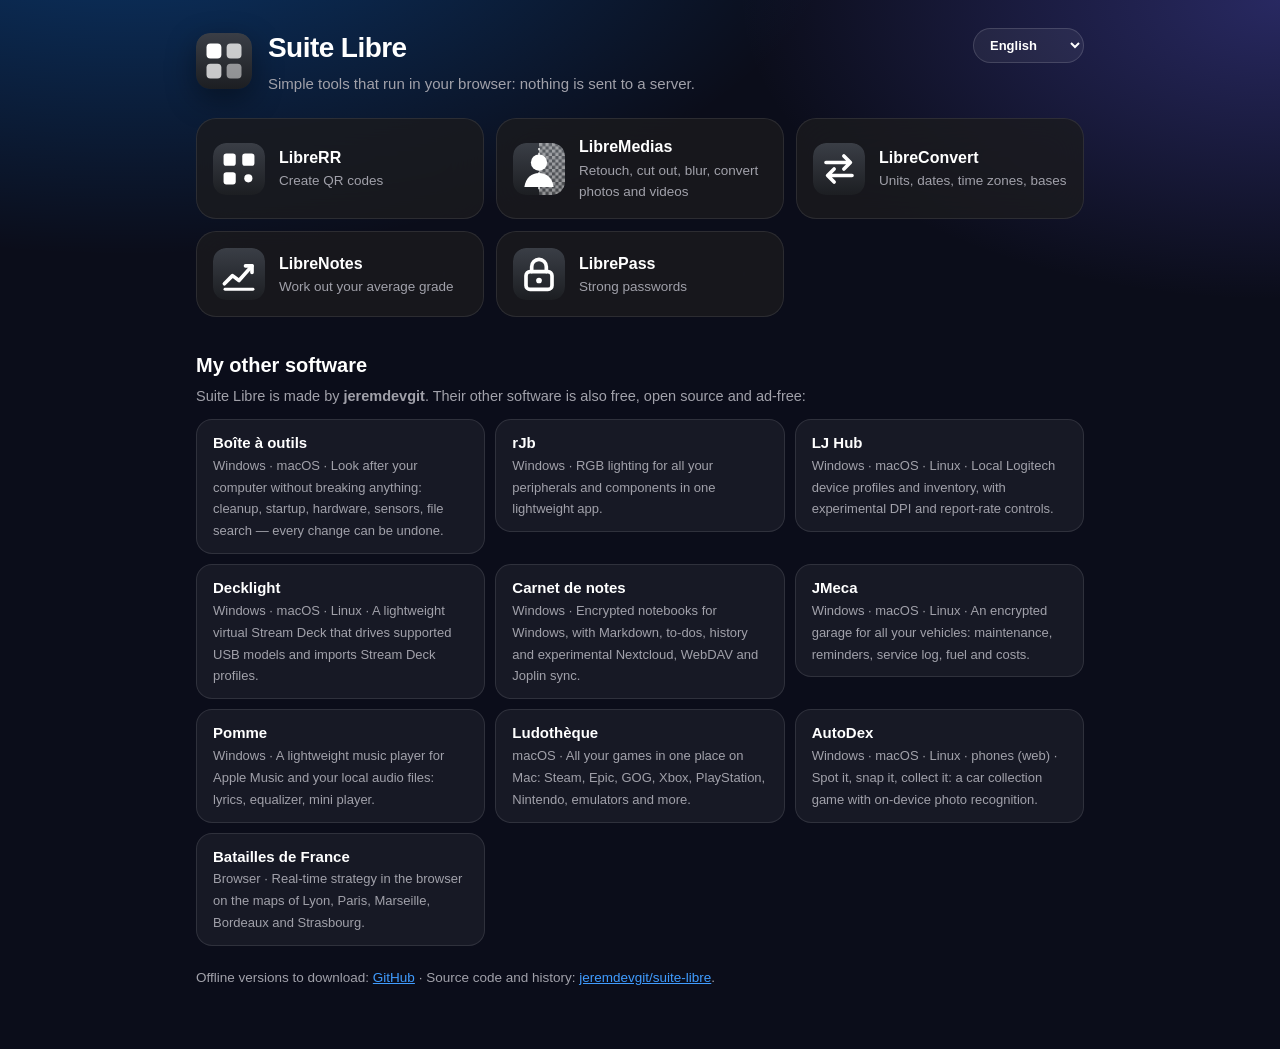
<file: index.html>
<!doctype html>
<html lang="fr">
<head>
<meta charset="utf-8">
<meta http-equiv="Content-Security-Policy" content="default-src 'self'; script-src 'self'; style-src 'self' 'unsafe-inline'; img-src 'self' data: blob:; font-src 'self'; connect-src 'self' data: blob:; base-uri 'none'; form-action 'none'; object-src 'none'">
<meta name="referrer" content="no-referrer">
<meta name="viewport" content="width=device-width, initial-scale=1, viewport-fit=cover">
<meta name="theme-color" content="#0b0d1a">
<meta name="robots" content="noindex, nofollow">
<title>Suite Libre</title>
<link rel="icon" href="suite-libre.svg" type="image/svg+xml">
<link rel="apple-touch-icon" href="suite-libre.svg">
<link rel="stylesheet" href="suite.css">
</head>
<body>
<main>
  <header>
    <img src="suite-libre.svg" alt="" width="56" height="56">
    <div>
      <h1>Suite Libre</h1>
      <p>Des outils simples qui fonctionnent dans ton navigateur : rien n'est envoyé sur un serveur.</p>
    </div>
    <span class="langues" data-langues></span>
  </header>
  <nav class="grille" aria-label="Outils de la suite Libre">
    <a href="librerr/"><img src="librerr/librerr.svg" alt=""><span><b>LibreRR</b><small>Créer des QR codes</small></span></a>
    <a href="libremedias/"><img src="libremedias/libremedias.svg" alt=""><span><b>LibreMedias</b><small>Retoucher, détourer, flouter, convertir photos et vidéos</small></span></a>
    <a href="libreconvert/"><img src="libreconvert/libreconvert.svg" alt=""><span><b>LibreConvert</b><small>Unités, dates, fuseaux, bases</small></span></a>
    <a href="librenotes/"><img src="librenotes/librenotes.svg" alt=""><span><b>LibreNotes</b><small>Calculer sa moyenne</small></span></a>
    <a href="librepass/"><img src="librepass/librepass.svg" alt=""><span><b>LibrePass</b><small>Mots de passe solides</small></span></a>
  </nav>
  <h2 id="logiciels">Mes autres logiciels</h2>
  <p class="intro">La Suite Libre est créée par <b>jeremdevgit</b>. Ses autres logiciels sont eux aussi libres, gratuits et sans publicité :</p>
  <ul class="autres">
    <li><a href="https://github.com/jeremdevgit/boite-a-outils/releases/latest" rel="noopener"><b>Boîte à outils</b><small>Windows · macOS · Entretenir son ordinateur sans rien casser : nettoyage, démarrage, matériel, capteurs, recherche de fichiers — tout est annulable.</small></a></li>
    <li><a href="https://github.com/jeremdevgit/rjb/releases/latest" rel="noopener"><b>rJb</b><small>Windows · L'éclairage RVB de tous vos périphériques et composants dans une seule application légère.</small></a></li>
    <li><a href="https://github.com/jeremdevgit/lj-hub/releases" rel="noopener"><b>LJ Hub</b><small>Windows · macOS · Linux · Profils et inventaire locaux pour les périphériques Logitech, avec réglage expérimental du DPI et de la fréquence.</small></a></li>
    <li><a href="https://github.com/jeremdevgit/decklight/releases" rel="noopener"><b>Decklight</b><small>Windows · macOS · Linux · Un Stream Deck virtuel et léger qui pilote les modèles USB pris en charge et importe les profils Stream Deck.</small></a></li>
    <li><a href="https://github.com/jeremdevgit/carnet-rust/releases/latest" rel="noopener"><b>Carnet de notes</b><small>Windows · Des carnets chiffrés pour Windows : Markdown, tâches, historique et synchronisation expérimentale Nextcloud, WebDAV et Joplin.</small></a></li>
    <li><a href="https://github.com/jeremdevgit/jmeca/releases" rel="noopener"><b>JMeca</b><small>Windows · macOS · Linux · Un garage chiffré pour tous vos véhicules : entretien, rappels, carnet d'entretien, carburant et dépenses.</small></a></li>
    <li><a href="https://github.com/jeremdevgit/pomme/releases/latest" rel="noopener"><b>Pomme</b><small>Windows · Un lecteur de musique léger pour Apple Music et vos fichiers audio : paroles, égaliseur, mini-lecteur.</small></a></li>
    <li><a href="https://github.com/jeremdevgit/ludotheque/releases/latest" rel="noopener"><b>Ludothèque</b><small>macOS · Tous vos jeux au même endroit sur Mac : Steam, Epic, GOG, Xbox, PlayStation, Nintendo, émulateurs et plus.</small></a></li>
    <li><a href="https://github.com/jeremdevgit/autodex/releases/latest" rel="noopener"><b>AutoDex</b><small>Windows · macOS · Linux · téléphones (web) · Repérer, photographier, collectionner : un jeu de collection de voitures avec reconnaissance photo sur l'appareil.</small></a></li>
    <li><a href="https://github.com/jeremdevgit/batailles-de-france/releases/latest" rel="noopener"><b>Batailles de France</b><small>Navigateur · Un jeu de stratégie en temps réel dans le navigateur, sur les cartes de Lyon, Paris, Marseille, Bordeaux et Strasbourg.</small></a></li>
  </ul>
  <p class="pied">Versions hors ligne à télécharger : <a href="https://github.com/jeremdevgit/suite-libre/releases/latest" rel="noopener">GitHub</a> · Code source et historique : <a href="https://github.com/jeremdevgit/suite-libre" rel="noopener">jeremdevgit/suite-libre</a>.</p>
</main>
<script src="textes.js"></script>
<script src="langue.js"></script>
</body>
</html>
</file>
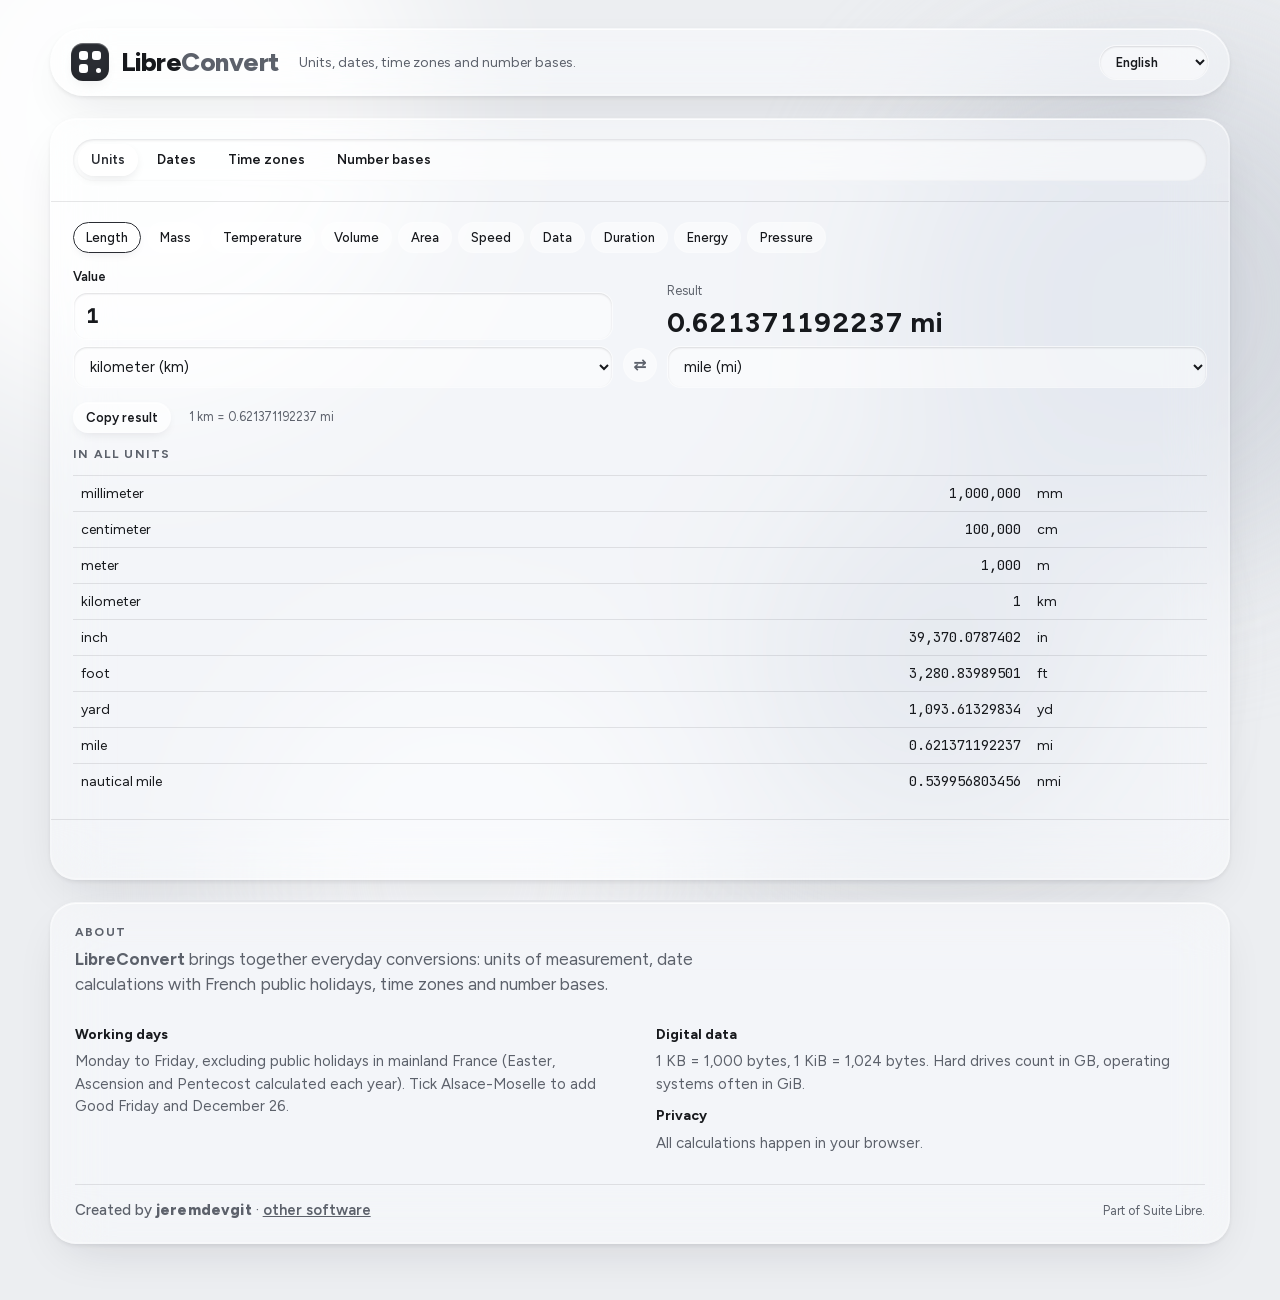
<file: libreconvert/index.html>
<!doctype html>
<html lang="fr">
<head>
<meta charset="utf-8">
<meta http-equiv="Content-Security-Policy" content="default-src 'self'; script-src 'self'; style-src 'self' 'unsafe-inline'; img-src 'self' data: blob:; font-src 'self'; connect-src 'self' data: blob:; base-uri 'none'; form-action 'none'; object-src 'none'">
<meta name="referrer" content="no-referrer">
<meta name="viewport" content="width=device-width, initial-scale=1, viewport-fit=cover">
<title>LibreConvert</title>
<link rel="icon" href="libreconvert.svg" type="image/svg+xml">
<link rel="apple-touch-icon" href="libreconvert.svg">
<meta name="theme-color" content="#eceef1" media="(prefers-color-scheme: light)">
<meta name="theme-color" content="#111214" media="(prefers-color-scheme: dark)">
<style>
@font-face{font-family:'Figtree';font-style:normal;font-weight:400 800;font-display:swap;src:url(fonts/figtree-latin.woff2) format('woff2');unicode-range:U+0000-00FF, U+0131, U+0152-0153, U+02BB-02BC, U+02C6, U+02DA, U+02DC, U+0304, U+0308, U+0329, U+2000-206F, U+20AC, U+2122, U+2191, U+2193, U+2212, U+2215, U+FEFF, U+FFFD}
@font-face{font-family:'JetBrains Mono';font-style:normal;font-weight:400 500;font-display:swap;src:url(fonts/jetbrains-mono-latin.woff2) format('woff2');unicode-range:U+0000-00FF, U+0131, U+0152-0153, U+02BB-02BC, U+02C6, U+02DA, U+02DC, U+0304, U+0308, U+0329, U+2000-206F, U+20AC, U+2122, U+2191, U+2193, U+2212, U+2215, U+FEFF, U+FFFD}
</style>
<style>
/* Layout: plaques de verre liquide flottant au-dessus d'un fond de lumière colorée ; réglages à gauche, épreuve épinglée à droite (empilés sur mobile, épreuve en premier) */
:root {
  --ground: #eceef1;
  --blob-1: #ffffff;
  --blob-2: #d3d7de;
  --blob-3: #f7f8fa;
  --blob-4: #c6cbd3;
  --glass: rgba(255, 255, 255, 0.42);
  --glass-strong: rgba(255, 255, 255, 0.62);
  --glass-field: rgba(255, 255, 255, 0.5);
  --glass-edge: rgba(255, 255, 255, 0.75);
  --glass-edge-low: rgba(255, 255, 255, 0.18);
  --glass-shadow: rgba(20, 24, 32, 0.14);
  --ink: #17191d;
  --ink-soft: #5c616b;
  --rule: rgba(20, 24, 32, 0.1);
  --accent: #2a2d33;
  --accent-2: #2a2d33;
  --accent-ink: #ffffff;
  --accent-wash: rgba(20, 24, 32, 0.07);
  --warn: #8a5300;
  --warn-wash: rgba(255, 196, 92, 0.28);
  --bad: #b3261e;
  --bad-wash: rgba(255, 120, 110, 0.22);
  --checker: rgba(20, 24, 32, 0.06);
  --plate: #ffffff;
  --f-display: "Figtree", "SF Pro Display", -apple-system, system-ui, sans-serif;
  --f-body: "Figtree", "SF Pro Text", -apple-system, system-ui, sans-serif;
  --f-mono: "JetBrains Mono", ui-monospace, "SF Mono", Menlo, monospace;
  --r: 14px;
  --r-lg: 26px;
}
@media (prefers-color-scheme: dark) {
  :root:not([data-theme="light"]) {
    --ground: #111214; --blob-1: #3a3d44; --blob-2: #24262b; --blob-3: #2e3036; --blob-4: #1c1d21;
    --glass: rgba(40, 42, 48, 0.45); --glass-strong: rgba(58, 61, 68, 0.6); --glass-field: rgba(0, 0, 0, 0.28);
    --glass-edge: rgba(255, 255, 255, 0.22); --glass-edge-low: rgba(255, 255, 255, 0.05); --glass-shadow: rgba(0, 0, 0, 0.45);
    --ink: #eceef1; --ink-soft: #a3a8b1; --rule: rgba(255, 255, 255, 0.09);
    --accent: #e8eaee; --accent-2: #e8eaee; --accent-ink: #111214; --accent-wash: rgba(255, 255, 255, 0.08);
    --warn: #ffcf7a; --warn-wash: rgba(255, 190, 80, 0.14); --bad: #ff9a90; --bad-wash: rgba(255, 110, 100, 0.16);
    --checker: rgba(20, 24, 32, 0.06); --plate: #ffffff;
    color-scheme: dark;
  }
}
:root[data-theme="dark"] {
  --ground: #111214; --blob-1: #3a3d44; --blob-2: #24262b; --blob-3: #2e3036; --blob-4: #1c1d21;
  --glass: rgba(40, 42, 48, 0.45); --glass-strong: rgba(58, 61, 68, 0.6); --glass-field: rgba(0, 0, 0, 0.28);
  --glass-edge: rgba(255, 255, 255, 0.22); --glass-edge-low: rgba(255, 255, 255, 0.05); --glass-shadow: rgba(0, 0, 0, 0.45);
  --ink: #eceef1; --ink-soft: #a3a8b1; --rule: rgba(255, 255, 255, 0.09);
  --accent: #e8eaee; --accent-2: #e8eaee; --accent-ink: #111214; --accent-wash: rgba(255, 255, 255, 0.08);
  --warn: #ffcf7a; --warn-wash: rgba(255, 190, 80, 0.14); --bad: #ff9a90; --bad-wash: rgba(255, 110, 100, 0.16);
  --checker: rgba(20, 24, 32, 0.06); --plate: #ffffff;
  color-scheme: dark;
}
* { box-sizing: border-box; }
html { min-height: 100%; }
body {
  background: var(--ground); color: var(--ink); font: 15px/1.5 var(--f-body);
  padding-left: max(16px, env(safe-area-inset-left, 0px));
  padding-right: max(16px, env(safe-area-inset-right, 0px));
  padding-block: 28px 56px; min-height: 100%; position: relative;
}
/* Fond lumineux derrière le verre */
.aura { position: fixed; inset: 0; z-index: 0; overflow: hidden; pointer-events: none; }
.aura i { position: absolute; border-radius: 50%; filter: blur(80px); opacity: 0.9; }
.aura i:nth-child(1) { width: 46vmax; height: 46vmax; left: -12vmax; top: -14vmax; background: var(--blob-1); }
.aura i:nth-child(2) { width: 40vmax; height: 40vmax; right: -10vmax; top: 4vmax; background: var(--blob-2); }
.aura i:nth-child(3) { width: 36vmax; height: 36vmax; left: 18vmax; bottom: -16vmax; background: var(--blob-3); }
.aura i:nth-child(4) { width: 26vmax; height: 26vmax; right: 14vmax; bottom: 6vmax; background: var(--blob-4); opacity: 0.55; }
@media (prefers-reduced-motion: no-preference) {
  .aura i { animation: drift 26s ease-in-out infinite alternate; }
  .aura i:nth-child(2) { animation-duration: 32s; animation-delay: -8s; }
  .aura i:nth-child(3) { animation-duration: 38s; animation-delay: -14s; }
  .aura i:nth-child(4) { animation-duration: 22s; animation-delay: -4s; }
  @keyframes drift { from { transform: translate(0, 0) scale(1); } to { transform: translate(4vmax, 3vmax) scale(1.08); } }
}

/* Verre liquide : flou + saturation, liseré spéculaire en haut, reflet bas, ombre portée douce */
.glass {
  background: var(--glass);
  -webkit-backdrop-filter: blur(28px) saturate(180%);
  backdrop-filter: blur(28px) saturate(180%);
  border: 1px solid var(--glass-edge-low);
  box-shadow:
    inset 0 1px 0 var(--glass-edge),
    inset 0 -1px 0 var(--glass-edge-low),
    inset 0 0 0 1px var(--glass-edge-low),
    0 18px 50px -18px var(--glass-shadow),
    0 2px 6px -2px var(--glass-shadow);
}

.wrap { position: relative; z-index: 1; max-width: 1180px; margin: 0 auto; display: flex; flex-direction: column; gap: 22px; }
header.top { display: flex; flex-wrap: wrap; align-items: center; justify-content: space-between; gap: 12px 20px;
  padding: 14px 20px; border-radius: 999px; }
.brand { display: flex; align-items: center; gap: 12px; }
h1 { font: 800 26px/1 var(--f-display); margin: 0; letter-spacing: -0.02em; }
h1 b { font-weight: 800; color: var(--ink-soft); }
.drop-mark { width: 38px; height: 38px; border-radius: 12px; flex: none; position: relative;
  background: var(--accent);
  box-shadow: inset 0 1px 1px rgba(255,255,255,.35), inset 0 -6px 10px rgba(0,0,0,.18), 0 6px 16px -8px var(--glass-shadow); }
.drop-mark::before, .drop-mark::after { content: ""; position: absolute; background: var(--accent-ink); border-radius: 3px; }
.drop-mark::before { left: 8px; top: 8px; width: 9px; height: 9px; box-shadow: 13px 0 0 var(--accent-ink), 0 13px 0 var(--accent-ink); }
.drop-mark::after { right: 8px; bottom: 8px; width: 5px; height: 5px; border-radius: 50%; }
.lede { margin: 0; color: var(--ink-soft); font-size: 14px; }

.grid { display: grid; grid-template-columns: minmax(0, 1fr) minmax(0, 420px); gap: 22px; align-items: start; }
@media (max-width: 860px) { .grid { grid-template-columns: minmax(0, 1fr); } .proof { order: -1; position: static !important; } header.top { border-radius: var(--r-lg); } }

.panel { border-radius: var(--r-lg); min-width: 0; }
.stack { display: flex; flex-direction: column; gap: 14px; }
.section { padding: 20px 22px; border-top: 1px solid var(--rule); display: flex; flex-direction: column; gap: 14px; }
.section:first-child { border-top: 0; }
h2 { font: 700 12px/1.2 var(--f-display); text-transform: uppercase; letter-spacing: 0.1em; margin: 0; color: var(--ink-soft); }

/* Onglets façon pastilles de verre */
.tabs { display: flex; flex-wrap: wrap; gap: 6px; padding: 5px; border-radius: 999px; background: var(--glass-field);
  box-shadow: inset 0 1px 3px var(--glass-shadow); }
.tab { font: 600 13.5px/1 var(--f-body); padding: 9px 13px; border-radius: 999px; border: 0;
  background: transparent; color: var(--ink); cursor: pointer; }
.tab:hover { background: var(--accent-wash); }
.tab[aria-selected="true"] { background: var(--glass-strong); color: var(--accent);
  box-shadow: inset 0 1px 0 var(--glass-edge), 0 4px 12px -4px var(--glass-shadow); }
.tab:focus-visible, button:focus-visible, input:focus-visible, select:focus-visible, textarea:focus-visible, summary:focus-visible, label.btn:focus-within {
  outline: 2px solid var(--accent); outline-offset: 2px; }

.fields { display: grid; grid-template-columns: repeat(2, minmax(0, 1fr)); gap: 12px 14px; }
.fields .full { grid-column: 1 / -1; }
@media (max-width: 520px) { .fields { grid-template-columns: minmax(0, 1fr); } }
label.f { display: flex; flex-direction: column; gap: 6px; min-width: 0; }
label.f > span { font-size: 13px; font-weight: 600; }
label.f > small, .hint { font-size: 12.5px; color: var(--ink-soft); }
input[type="text"], input[type="url"], input[type="email"], input[type="tel"], input[type="number"], input[type="password"], select, textarea {
  width: 100%; font: 15px/1.4 var(--f-body); color: var(--ink); background: var(--glass-field);
  border: 1px solid var(--glass-edge-low); border-radius: var(--r); padding: 10px 12px;
  box-shadow: inset 0 1px 2px var(--glass-shadow); }
input:focus, select:focus, textarea:focus { background: var(--glass-strong); }
textarea { resize: vertical; min-height: 96px; }
input::placeholder, textarea::placeholder { color: var(--ink-soft); opacity: 0.8; }
.check { display: flex; align-items: center; gap: 8px; font-size: 14px; cursor: pointer; }
.check input { width: 17px; height: 17px; accent-color: var(--accent); }

.row { display: flex; flex-wrap: wrap; gap: 12px 18px; align-items: center; }
.color { display: flex; align-items: center; gap: 8px; font-size: 13px; font-weight: 500; }
.color input[type="color"] { width: 40px; height: 40px; padding: 3px; border: 1px solid var(--glass-edge-low); border-radius: 50%;
  background: var(--glass-strong); cursor: pointer; box-shadow: inset 0 1px 0 var(--glass-edge), 0 3px 8px -3px var(--glass-shadow); }
.color input[type="color"]::-webkit-color-swatch-wrapper { padding: 0; }
.color input[type="color"]::-webkit-color-swatch { border: 0; border-radius: 50%; }
.color input[type="color"]::-moz-color-swatch { border: 0; border-radius: 50%; }
.color input:disabled { opacity: .4; }
.color code { font: 12px var(--f-mono); color: var(--ink-soft); }
.range { display: grid; grid-template-columns: 9.5em minmax(0, 1fr) 4.5em; align-items: center; gap: 10px; font-size: 13px; font-weight: 500; }
.range input { width: 100%; accent-color: var(--accent); }
.range output { font: 12.5px var(--f-mono); text-align: right; font-variant-numeric: tabular-nums; }

.swatches { display: flex; flex-wrap: wrap; gap: 8px; }
.sw { width: 32px; height: 32px; border-radius: 50%; border: 0; cursor: pointer; padding: 0; position: relative; overflow: hidden;
  box-shadow: inset 0 0 0 1px var(--rule), 0 3px 8px -3px var(--glass-shadow); }
.sw i { position: absolute; inset: 0; }
.sw i + i { clip-path: polygon(100% 0, 100% 100%, 0 100%); }
.sw::after { content: ""; position: absolute; inset: 0; border-radius: 50%; background: linear-gradient(160deg, rgba(255,255,255,.55), transparent 45%); }

.shapes { display: flex; flex-wrap: wrap; gap: 8px; }
.shape { display: flex; flex-direction: column; align-items: center; gap: 4px; padding: 9px 6px 7px; width: 80px;
  border: 1px solid var(--glass-edge-low); border-radius: var(--r); background: var(--glass-field); color: var(--ink);
  cursor: pointer; font: 500 12px var(--f-body); }
.shape svg { width: 30px; height: 30px; fill: currentColor; }
.shape:hover { background: var(--accent-wash); }
.shape[aria-pressed="true"] { background: var(--glass-strong); color: var(--accent); border-color: var(--accent);
  box-shadow: inset 0 1px 0 var(--glass-edge), 0 6px 14px -8px var(--glass-shadow); }

details.more summary { cursor: pointer; font: 700 12px var(--f-display); text-transform: uppercase; letter-spacing: 0.1em; color: var(--ink-soft); list-style: none; }
details.more summary::-webkit-details-marker { display: none; }
details.more summary::before { content: "+ "; color: var(--accent); }
details.more[open] summary::before { content: "– "; }
details.more > div { display: flex; flex-direction: column; gap: 14px; margin-top: 14px; }

.drop { display: flex; flex-wrap: wrap; align-items: center; gap: 12px; padding: 12px; border: 1.5px dashed var(--rule); border-radius: var(--r); background: var(--glass-field); }
.drop.over { border-color: var(--accent); background: var(--accent-wash); }
.drop .thumb { width: 52px; height: 52px; border-radius: 12px; flex: none; background: var(--checker); display: grid; place-items: center; overflow: hidden; }
.drop .thumb img { max-width: 100%; max-height: 100%; }
.drop .txt { flex: 1; min-width: 10em; font-size: 13px; color: var(--ink-soft); overflow-wrap: anywhere; }

.btn { font: 600 14px/1 var(--f-body); padding: 11px 16px; border-radius: 999px; border: 1px solid var(--glass-edge-low);
  background: var(--glass-strong); color: var(--ink); cursor: pointer;
  box-shadow: inset 0 1px 0 var(--glass-edge), 0 4px 12px -5px var(--glass-shadow); }
.btn:hover { color: var(--accent); }
.btn.primary { background: var(--accent); border-color: transparent; color: var(--accent-ink);
  box-shadow: inset 0 1px 0 rgba(255,255,255,.25), 0 8px 20px -10px var(--glass-shadow); }
.btn.primary:hover { color: var(--accent-ink); filter: brightness(1.12); }
.btn.small { padding: 8px 12px; font-size: 13px; }

/* Épreuve */
.proof { position: sticky; top: calc(env(safe-area-inset-top, 0px) + 16px); overflow: hidden; }
.stage { padding: 22px; display: grid; place-items: center; }
.plate { width: 100%; max-width: 340px; aspect-ratio: 1; border-radius: 20px; padding: 0; overflow: hidden;
  background-color: var(--plate);
  background-image: linear-gradient(45deg, var(--checker) 25%, transparent 25%, transparent 75%, var(--checker) 75%),
                    linear-gradient(45deg, var(--checker) 25%, transparent 25%, transparent 75%, var(--checker) 75%);
  background-size: 16px 16px; background-position: 0 0, 8px 8px;
  box-shadow: 0 20px 40px -20px var(--glass-shadow), 0 0 0 1px var(--rule); }
#qr { width: 100%; height: 100%; display: grid; place-items: center; }
#qr canvas, #qr svg { width: 100% !important; height: auto !important; max-width: 100%; display: block; }
.err { width: calc(100% - 24px); padding: 16px; border-radius: var(--r); background: var(--bad-wash); color: var(--bad); font-size: 14px; text-align: center; }
.specs { display: grid; grid-template-columns: repeat(3, minmax(0, 1fr)); gap: 8px; margin: 0; padding: 0 22px; }
.specs div { background: var(--glass-field); border-radius: var(--r); padding: 9px 12px; min-width: 0; box-shadow: inset 0 1px 0 var(--glass-edge-low); }
.specs dt { font-size: 10.5px; font-weight: 700; text-transform: uppercase; letter-spacing: 0.1em; color: var(--ink-soft); }
.specs dd { margin: 2px 0 0; font: 500 14px var(--f-mono); font-variant-numeric: tabular-nums; overflow-wrap: anywhere; }
.proof > .section { border-top: 0; }
.payload { font: 12px/1.5 var(--f-mono); background: var(--glass-field); border: 1px solid var(--glass-edge-low); border-radius: var(--r); padding: 10px 12px; max-height: 120px; overflow: auto; white-space: pre-wrap; overflow-wrap: anywhere; margin: 0; box-shadow: inset 0 1px 2px var(--glass-shadow); }
.notes { display: flex; flex-direction: column; gap: 6px; }
.notes:empty { display: none; }
.note { font-size: 13px; padding: 9px 12px; border-radius: var(--r); background: var(--warn-wash); color: var(--warn); }
.note.bad { background: var(--bad-wash); color: var(--bad); }
.export-out { display: flex; flex-direction: column; gap: 10px; align-items: center; }
.export-out img { max-width: 220px; width: 100%; border-radius: 14px; background: var(--plate); box-shadow: 0 0 0 1px var(--rule), 0 10px 24px -12px var(--glass-shadow); }
.toast { font-size: 13px; font-weight: 500; color: var(--accent); min-height: 1.4em; }
@media (prefers-reduced-motion: no-preference) { .tab, .btn, .shape, input, select, textarea { transition: background-color .2s, color .2s, box-shadow .2s, border-color .2s; } }
.about { padding: 22px 24px; display: flex; flex-direction: column; gap: 18px; }
.about-head { display: flex; flex-direction: column; gap: 8px; }
.about-lede { margin: 0; font-size: 17px; line-height: 1.45; max-width: 60ch; text-wrap: pretty; }
.about-cols { display: grid; grid-template-columns: repeat(2, minmax(0, 1fr)); gap: 18px 32px; }
@media (max-width: 700px) { .about-cols { grid-template-columns: minmax(0, 1fr); } }
.about h3 { font: 700 14px/1.3 var(--f-display); margin: 0 0 6px; }
.about p, .about ul { margin: 0 0 12px; color: var(--ink-soft); max-width: 62ch; }
.about ul { padding-left: 1.1em; display: flex; flex-direction: column; gap: 4px; }
.about-foot { display: flex; flex-wrap: wrap; align-items: baseline; justify-content: space-between; gap: 6px 20px; padding-top: 16px; border-top: 1px solid var(--rule); }
.about-foot p { margin: 0; }
.credit { font: 500 15px var(--f-display); color: var(--ink); }
.credit b { font-weight: 800; letter-spacing: 0.01em; }
.credit a { color: inherit; font-weight: 600; }
@supports not ((backdrop-filter: blur(1px)) or (-webkit-backdrop-filter: blur(1px))) { .glass { background: var(--glass-strong); } }
/* Ajouts communs à la suite Libre : couleurs d'état et composants partagés */
:root { --good: #1d7448; --good-wash: rgba(40, 160, 100, 0.16); }
@media (prefers-color-scheme: dark) { :root:not([data-theme="light"]) { --good: #7fd8a6; --good-wash: rgba(90, 200, 140, 0.14); } }
:root[data-theme="dark"] { --good: #7fd8a6; --good-wash: rgba(90, 200, 140, 0.14); }

.chip { display: inline-flex; align-items: center; gap: 6px; padding: 4px 10px; border-radius: 999px; font: 600 12px/1.2 var(--f-body);
  background: var(--glass-field); color: var(--ink-soft); white-space: nowrap; }
.chip.good { background: var(--good-wash); color: var(--good); }
.chip.warn { background: var(--warn-wash); color: var(--warn); }
.chip.bad { background: var(--bad-wash); color: var(--bad); }
.chip.ex { background: var(--accent-wash); color: var(--ink); }
.big { font: 700 44px/1 var(--f-display); letter-spacing: -0.02em; font-variant-numeric: tabular-nums; }
.mono { font-family: var(--f-mono); font-variant-numeric: tabular-nums; }
.tablewrap { overflow-x: auto; }
table.t { width: 100%; border-collapse: collapse; font-size: 14px; }
table.t th { text-align: left; font: 700 11px/1.2 var(--f-display); text-transform: uppercase; letter-spacing: .1em; color: var(--ink-soft); padding: 6px 8px; }
table.t td { padding: 7px 8px; border-top: 1px solid var(--rule); vertical-align: middle; }
table.t td.num { text-align: right; font-family: var(--f-mono); font-variant-numeric: tabular-nums; }
.iconbtn { width: 34px; height: 34px; display: inline-grid; place-items: center; border-radius: 50%; border: 1px solid var(--glass-edge-low);
  background: var(--glass-field); color: var(--ink-soft); cursor: pointer; font: 600 16px/1 var(--f-body); flex: none; }
.iconbtn:hover { color: var(--ink); background: var(--glass-strong); }
.meter { height: 8px; border-radius: 999px; background: var(--glass-field); overflow: hidden; box-shadow: inset 0 1px 2px var(--glass-shadow); }
.meter > i { display: block; height: 100%; border-radius: 999px; background: var(--ink-soft); }
.meter.good > i { background: var(--good); } .meter.warn > i { background: var(--warn); } .meter.bad > i { background: var(--bad); }
.kv { display: grid; grid-template-columns: auto minmax(0, 1fr); gap: 6px 14px; margin: 0; font-size: 14px; }
.kv dt { color: var(--ink-soft); }
.kv dd { margin: 0; font-family: var(--f-mono); font-variant-numeric: tabular-nums; text-align: right; overflow-wrap: anywhere; }
.empty { padding: 18px; border-radius: var(--r); border: 1.5px dashed var(--rule); color: var(--ink-soft); text-align: center; font-size: 14px; }
</style>
<style>
/* Menu des langues */
.langues { margin-left: auto; }
.langue { font: 600 13px/1 var(--f-body); color: var(--ink); background: var(--glass-field); border: 1px solid var(--glass-edge-low); border-radius: 999px; padding: 8px 12px; cursor: pointer; box-shadow: inset 0 1px 2px var(--glass-shadow); }
</style>
<style>:root{color-scheme:light}body{margin:0}[hidden]{display:none!important}img{max-width:100%}</style>
</head>
<body>

<script src="commun.js"></script>
<style>
.cats { display: flex; flex-wrap: wrap; gap: 6px; }
.cat { font: 500 13px/1 var(--f-body); padding: 8px 12px; border-radius: 999px; border: 1px solid var(--glass-edge-low); background: var(--glass-field); color: var(--ink); cursor: pointer; }
.cat[aria-pressed="true"] { background: var(--glass-strong); border-color: var(--accent); box-shadow: inset 0 1px 0 var(--glass-edge), 0 4px 12px -6px var(--glass-shadow); }
.conv { display: grid; grid-template-columns: minmax(0, 1fr) auto minmax(0, 1fr); gap: 10px; align-items: end; }
@media (max-width: 600px) { .conv { grid-template-columns: minmax(0, 1fr); } .conv .iconbtn { justify-self: center; transform: rotate(90deg); } }
.side { display: flex; flex-direction: column; gap: 6px; min-width: 0; }
.side input { font: 600 20px var(--f-mono) !important; }
.answer { font: 700 28px/1.2 var(--f-display); overflow-wrap: anywhere; font-variant-numeric: tabular-nums; }
.zones { display: flex; flex-direction: column; gap: 8px; }
.zone { display: grid; grid-template-columns: minmax(0, 1fr) auto auto; gap: 12px; align-items: center; padding: 10px 14px; border-radius: var(--r); background: var(--glass-field); }
.zone .city { font-weight: 600; overflow-wrap: anywhere; }
.zone .city small { display: block; font-weight: 400; color: var(--ink-soft); font-size: 12px; }
.zone .time { font: 700 22px var(--f-mono); font-variant-numeric: tabular-nums; text-align: right; }
.zone .time small { display: block; font: 400 12px var(--f-body); color: var(--ink-soft); }
.tiles { display: grid; grid-template-columns: repeat(auto-fit, minmax(min(100%, 14em), 1fr)); gap: 10px; }
.tile { display: flex; flex-direction: column; gap: 4px; padding: 12px 14px; border-radius: var(--r); background: var(--glass-field); min-width: 0; }
.tile .lab { font: 700 10.5px/1.3 var(--f-display); text-transform: uppercase; letter-spacing: .1em; color: var(--ink-soft); }
.tile .val { font: 600 18px/1.3 var(--f-mono); font-variant-numeric: tabular-nums; overflow-wrap: anywhere; }
.bases { display: grid; grid-template-columns: minmax(0, 1fr); gap: 8px; }
.base { display: grid; grid-template-columns: 9em minmax(0, 1fr) auto; gap: 10px; align-items: center; padding: 10px 14px; border-radius: var(--r); background: var(--glass-field); }
.base .v { font: 500 15px var(--f-mono); overflow-wrap: anywhere; }
@media (max-width: 480px) { .base { grid-template-columns: minmax(0, 1fr) auto; } .base span:first-child { grid-column: 1 / -1; } }
</style>

<div class="aura" aria-hidden="true"><i></i><i></i><i></i><i></i></div>
<div class="wrap">
  <header class="top glass">
    <div class="brand"><span class="drop-mark" aria-hidden="true"></span><h1 data-brut>Libre<b>Convert</b></h1></div>
    <p class="lede">Unités, dates, fuseaux horaires et bases numériques.</p>
    <span class="langues" data-langues></span>
  </header>

  <div class="panel glass">
    <section class="section">
      <div class="tabs" role="tablist" id="tabs">
        <button class="tab" role="tab" data-tab="unites">Unités</button>
        <button class="tab" role="tab" data-tab="dates">Dates</button>
        <button class="tab" role="tab" data-tab="fuseaux">Fuseaux horaires</button>
        <button class="tab" role="tab" data-tab="bases">Bases numériques</button>
      </div>
    </section>

    <!-- Unités -->
    <section class="section" data-pane="unites">
      <div class="cats" id="cats"></div>
      <div class="conv">
        <div class="side"><label class="f"><span>Valeur</span><input type="text" id="u-val" value="1" inputmode="decimal"></label>
          <select id="u-from" aria-label="Unité de départ"></select></div>
        <button class="iconbtn" id="u-swap" aria-label="Inverser les unités" title="Inverser" style="margin-bottom:6px">⇄</button>
        <div class="side"><span class="hint">Résultat</span><div class="answer" id="u-out">–</div>
          <select id="u-to" aria-label="Unité d’arrivée"></select></div>
      </div>
      <div class="row"><button class="btn small" id="u-copy">Copier le résultat</button><span class="hint" id="u-formula"></span></div>
      <h2>Dans toutes les unités</h2>
      <div class="tablewrap"><table class="t"><tbody id="u-all"></tbody></table></div>
    </section>

    <!-- Dates -->
    <section class="section" data-pane="dates" hidden>
      <h2>Écart entre deux dates</h2>
      <div class="fields">
        <label class="f"><span>Du</span><input type="date" id="d-a"></label>
        <label class="f"><span>Au</span><input type="date" id="d-b"></label>
        <label class="check"><input type="checkbox" id="d-incl"> Compter le dernier jour</label>
        <label class="check"><input type="checkbox" id="d-am"> Jours fériés d’Alsace-Moselle</label>
      </div>
      <div class="tiles" id="d-res"></div>
      <details class="more"><summary>Jours fériés dans la période</summary><div id="d-hol"></div></details>
    </section>
    <section class="section" data-pane="dates" hidden>
      <h2>Ajouter ou retirer du temps</h2>
      <div class="fields">
        <label class="f"><span>À partir du</span><input type="date" id="a-d"></label>
        <div class="row" style="gap:8px;align-items:end">
          <label class="f" style="width:6em"><span>Nombre</span><input type="text" id="a-n" value="30" inputmode="numeric"></label>
          <label class="f" style="flex:1;min-width:9em"><span>Unité</span>
            <select id="a-u"><option value="d">jours</option><option value="bd">jours ouvrés</option><option value="w">semaines</option><option value="m">mois</option><option value="y">années</option></select></label>
        </div>
      </div>
      <div class="row" style="gap:6px"><button class="btn small" data-sign="1" aria-pressed="true" id="a-plus">Ajouter</button><button class="btn small" data-sign="-1" id="a-minus">Retirer</button></div>
      <div class="answer" id="a-out"></div>
    </section>

    <!-- Fuseaux -->
    <section class="section" data-pane="fuseaux" hidden>
      <div class="fields">
        <label class="f"><span>Date et heure</span><input type="datetime-local" id="z-dt"></label>
        <label class="f"><span>Dans le fuseau</span><select id="z-from"></select></label>
      </div>
      <div class="row"><button class="btn small" id="z-now">Maintenant</button></div>
      <div class="zones" id="z-list"></div>
      <div class="row" style="gap:8px">
        <select id="z-add" aria-label="Fuseau à ajouter" style="flex:1;min-width:12em"></select>
        <button class="btn small" id="z-add-btn">Ajouter ce fuseau</button>
      </div>
      <p class="hint" style="margin:0">Les changements d’heure (été / hiver) sont pris en compte pour chaque pays.</p>
    </section>

    <!-- Bases -->
    <section class="section" data-pane="bases" hidden>
      <div class="fields">
        <label class="f"><span>Nombre</span><input type="text" id="b-val" value="2026" spellcheck="false" style="font-family:var(--f-mono)"></label>
        <label class="f"><span>Écrit en base</span>
          <select id="b-base"><option value="10">10 (décimal)</option><option value="2">2 (binaire)</option><option value="8">8 (octal)</option><option value="16">16 (hexadécimal)</option><option value="36">36</option></select></label>
      </div>
      <div class="bases" id="b-out"></div>
    </section>
    <section class="section"><div class="toast" id="toast" role="status"></div></section>
  </div>

  <section class="panel glass about" id="a-propos" aria-labelledby="about-title">
    <div class="about-head">
      <h2 id="about-title">À propos</h2>
      <p class="about-lede"><b>LibreConvert</b> regroupe les conversions du quotidien : unités de mesure, calculs de dates avec les jours fériés français, fuseaux horaires et bases numériques.</p>
    </div>
    <div class="about-cols">
      <div>
        <h3>Jours ouvrés</h3>
        <p>Du lundi au vendredi, hors jours fériés de France métropolitaine (Pâques, Ascension et Pentecôte calculés chaque année). Coche Alsace-Moselle pour ajouter le Vendredi saint et le 26 décembre.</p>
      </div>
      <div>
        <h3>Données informatiques</h3>
        <p>1 Ko = 1 000 octets, 1 Kio = 1 024 octets. Les disques durs comptent en Go, les systèmes souvent en Gio.</p>
        <h3>Confidentialité</h3>
        <p>Tous les calculs se font dans ton navigateur.</p>
      </div>
    </div>
    <footer class="about-foot">
      <p class="credit">Imaginé par <b>jeremdevgit</b> · <a href="https://github.com/jeremdevgit" rel="noopener">ses autres logiciels</a></p>
      <p class="hint">Fait partie de la Suite Libre.</p>
    </footer>
  </section>
</div>

<script src="textes.js"></script>
<script src="langue.js"></script>
<script src="libreconvert.js"></script>

</body>
</html>
</file>
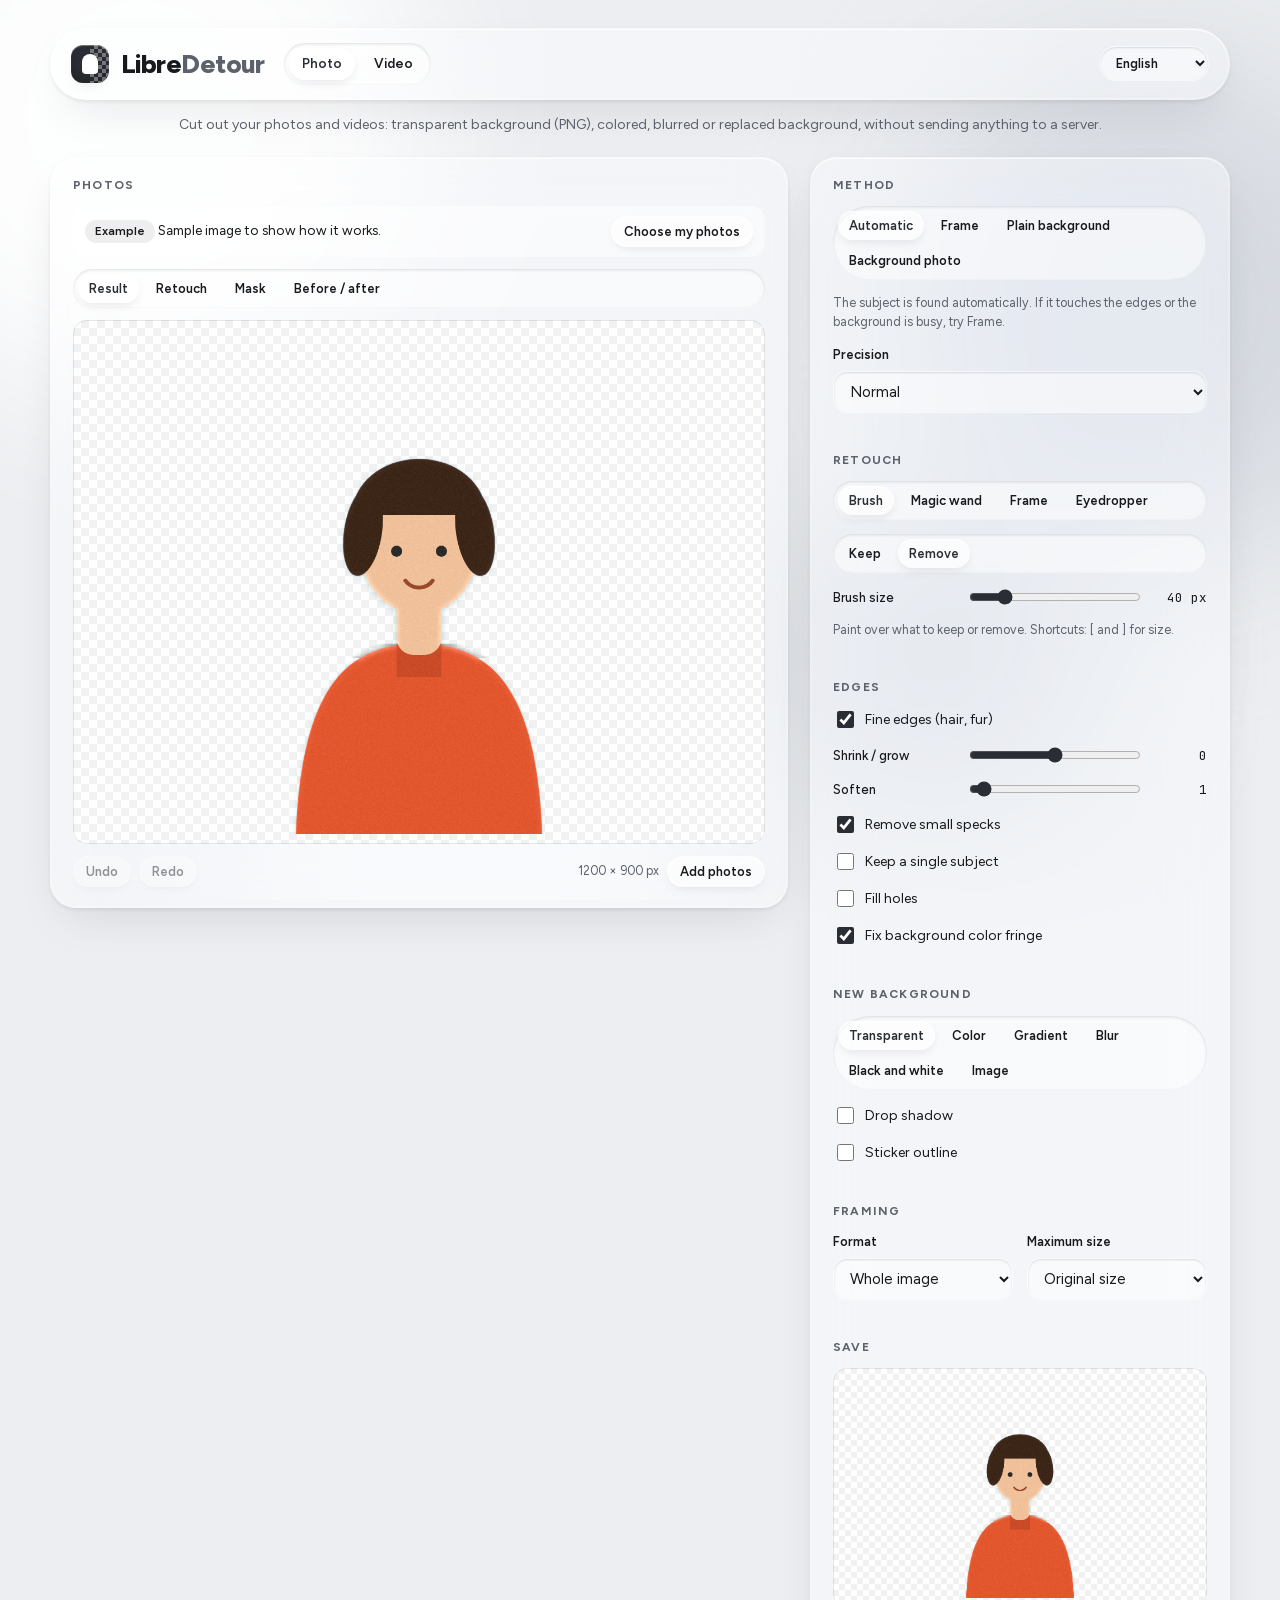
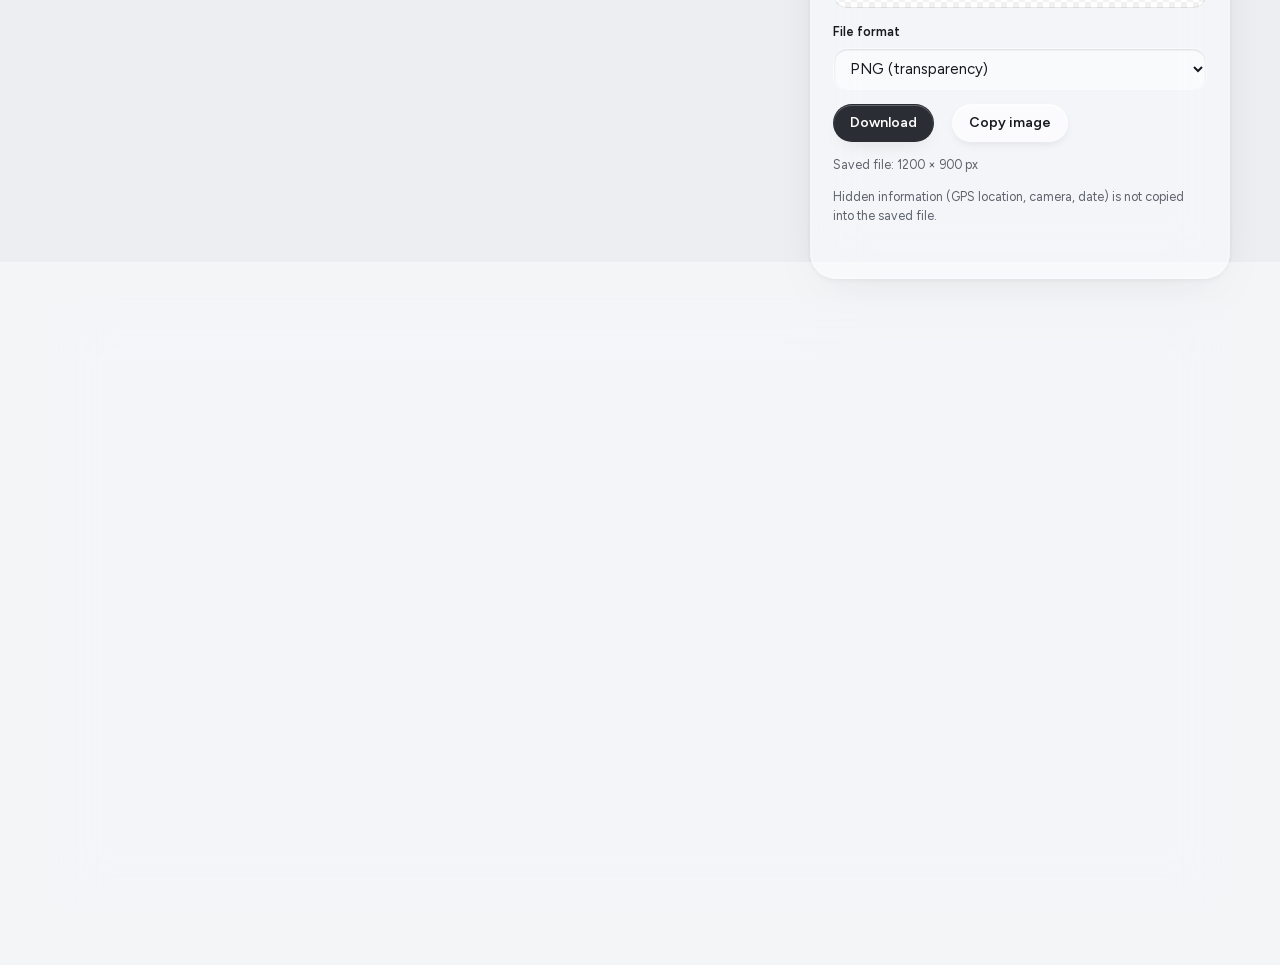
<file: libredetour/index.html>
<!doctype html>
<html lang="fr">
<head>
<meta charset="utf-8">
<meta http-equiv="Content-Security-Policy" content="default-src 'self'; script-src 'self'; style-src 'self' 'unsafe-inline'; img-src 'self' data: blob:; font-src 'self'; connect-src 'self' data: blob:; media-src 'self' data: blob: mediastream:; worker-src blob:; base-uri 'none'; form-action 'none'; object-src 'none'">
<meta name="referrer" content="no-referrer">
<meta name="viewport" content="width=device-width, initial-scale=1, viewport-fit=cover">
<title>LibreDetour</title>
<link rel="icon" href="libredetour.svg" type="image/svg+xml">
<link rel="apple-touch-icon" href="libredetour.svg">
<meta name="theme-color" content="#eceef1" media="(prefers-color-scheme: light)">
<meta name="theme-color" content="#111214" media="(prefers-color-scheme: dark)">
<style>
@font-face{font-family:'Figtree';font-style:normal;font-weight:400 800;font-display:swap;src:url(fonts/figtree-latin.woff2) format('woff2');unicode-range:U+0000-00FF, U+0131, U+0152-0153, U+02BB-02BC, U+02C6, U+02DA, U+02DC, U+0304, U+0308, U+0329, U+2000-206F, U+20AC, U+2122, U+2191, U+2193, U+2212, U+2215, U+FEFF, U+FFFD}
@font-face{font-family:'JetBrains Mono';font-style:normal;font-weight:400 500;font-display:swap;src:url(fonts/jetbrains-mono-latin.woff2) format('woff2');unicode-range:U+0000-00FF, U+0131, U+0152-0153, U+02BB-02BC, U+02C6, U+02DA, U+02DC, U+0304, U+0308, U+0329, U+2000-206F, U+20AC, U+2122, U+2191, U+2193, U+2212, U+2215, U+FEFF, U+FFFD}
</style>
<style>
/* Layout: plaques de verre liquide flottant au-dessus d'un fond de lumière colorée ; réglages à gauche, épreuve épinglée à droite (empilés sur mobile, épreuve en premier) */
:root {
  --ground: #eceef1;
  --blob-1: #ffffff;
  --blob-2: #d3d7de;
  --blob-3: #f7f8fa;
  --blob-4: #c6cbd3;
  --glass: rgba(255, 255, 255, 0.42);
  --glass-strong: rgba(255, 255, 255, 0.62);
  --glass-field: rgba(255, 255, 255, 0.5);
  --glass-edge: rgba(255, 255, 255, 0.75);
  --glass-edge-low: rgba(255, 255, 255, 0.18);
  --glass-shadow: rgba(20, 24, 32, 0.14);
  --ink: #17191d;
  --ink-soft: #5c616b;
  --rule: rgba(20, 24, 32, 0.1);
  --accent: #2a2d33;
  --accent-2: #2a2d33;
  --accent-ink: #ffffff;
  --accent-wash: rgba(20, 24, 32, 0.07);
  --warn: #8a5300;
  --warn-wash: rgba(255, 196, 92, 0.28);
  --bad: #b3261e;
  --bad-wash: rgba(255, 120, 110, 0.22);
  --checker: rgba(20, 24, 32, 0.06);
  --plate: #ffffff;
  --f-display: "Figtree", "SF Pro Display", -apple-system, system-ui, sans-serif;
  --f-body: "Figtree", "SF Pro Text", -apple-system, system-ui, sans-serif;
  --f-mono: "JetBrains Mono", ui-monospace, "SF Mono", Menlo, monospace;
  --r: 14px;
  --r-lg: 26px;
}
@media (prefers-color-scheme: dark) {
  :root:not([data-theme="light"]) {
    --ground: #111214; --blob-1: #3a3d44; --blob-2: #24262b; --blob-3: #2e3036; --blob-4: #1c1d21;
    --glass: rgba(40, 42, 48, 0.45); --glass-strong: rgba(58, 61, 68, 0.6); --glass-field: rgba(0, 0, 0, 0.28);
    --glass-edge: rgba(255, 255, 255, 0.22); --glass-edge-low: rgba(255, 255, 255, 0.05); --glass-shadow: rgba(0, 0, 0, 0.45);
    --ink: #eceef1; --ink-soft: #a3a8b1; --rule: rgba(255, 255, 255, 0.09);
    --accent: #e8eaee; --accent-2: #e8eaee; --accent-ink: #111214; --accent-wash: rgba(255, 255, 255, 0.08);
    --warn: #ffcf7a; --warn-wash: rgba(255, 190, 80, 0.14); --bad: #ff9a90; --bad-wash: rgba(255, 110, 100, 0.16);
    --checker: rgba(20, 24, 32, 0.06); --plate: #ffffff;
    color-scheme: dark;
  }
}
:root[data-theme="dark"] {
  --ground: #111214; --blob-1: #3a3d44; --blob-2: #24262b; --blob-3: #2e3036; --blob-4: #1c1d21;
  --glass: rgba(40, 42, 48, 0.45); --glass-strong: rgba(58, 61, 68, 0.6); --glass-field: rgba(0, 0, 0, 0.28);
  --glass-edge: rgba(255, 255, 255, 0.22); --glass-edge-low: rgba(255, 255, 255, 0.05); --glass-shadow: rgba(0, 0, 0, 0.45);
  --ink: #eceef1; --ink-soft: #a3a8b1; --rule: rgba(255, 255, 255, 0.09);
  --accent: #e8eaee; --accent-2: #e8eaee; --accent-ink: #111214; --accent-wash: rgba(255, 255, 255, 0.08);
  --warn: #ffcf7a; --warn-wash: rgba(255, 190, 80, 0.14); --bad: #ff9a90; --bad-wash: rgba(255, 110, 100, 0.16);
  --checker: rgba(20, 24, 32, 0.06); --plate: #ffffff;
  color-scheme: dark;
}
* { box-sizing: border-box; }
html { min-height: 100%; }
body {
  background: var(--ground); color: var(--ink); font: 15px/1.5 var(--f-body);
  padding-left: max(16px, env(safe-area-inset-left, 0px));
  padding-right: max(16px, env(safe-area-inset-right, 0px));
  padding-block: 28px 56px; min-height: 100%; position: relative;
}
/* Fond lumineux derrière le verre */
.aura { position: fixed; inset: 0; z-index: 0; overflow: hidden; pointer-events: none; }
.aura i { position: absolute; border-radius: 50%; filter: blur(80px); opacity: 0.9; }
.aura i:nth-child(1) { width: 46vmax; height: 46vmax; left: -12vmax; top: -14vmax; background: var(--blob-1); }
.aura i:nth-child(2) { width: 40vmax; height: 40vmax; right: -10vmax; top: 4vmax; background: var(--blob-2); }
.aura i:nth-child(3) { width: 36vmax; height: 36vmax; left: 18vmax; bottom: -16vmax; background: var(--blob-3); }
.aura i:nth-child(4) { width: 26vmax; height: 26vmax; right: 14vmax; bottom: 6vmax; background: var(--blob-4); opacity: 0.55; }
@media (prefers-reduced-motion: no-preference) {
  .aura i { animation: drift 26s ease-in-out infinite alternate; }
  .aura i:nth-child(2) { animation-duration: 32s; animation-delay: -8s; }
  .aura i:nth-child(3) { animation-duration: 38s; animation-delay: -14s; }
  .aura i:nth-child(4) { animation-duration: 22s; animation-delay: -4s; }
  @keyframes drift { from { transform: translate(0, 0) scale(1); } to { transform: translate(4vmax, 3vmax) scale(1.08); } }
}

/* Verre liquide : flou + saturation, liseré spéculaire en haut, reflet bas, ombre portée douce */
.glass {
  background: var(--glass);
  -webkit-backdrop-filter: blur(28px) saturate(180%);
  backdrop-filter: blur(28px) saturate(180%);
  border: 1px solid var(--glass-edge-low);
  box-shadow:
    inset 0 1px 0 var(--glass-edge),
    inset 0 -1px 0 var(--glass-edge-low),
    inset 0 0 0 1px var(--glass-edge-low),
    0 18px 50px -18px var(--glass-shadow),
    0 2px 6px -2px var(--glass-shadow);
}

.wrap { position: relative; z-index: 1; max-width: 1180px; margin: 0 auto; display: flex; flex-direction: column; gap: 22px; }
header.top { display: flex; flex-wrap: wrap; align-items: center; justify-content: space-between; gap: 12px 20px;
  padding: 14px 20px; border-radius: 999px; }
.brand { display: flex; align-items: center; gap: 12px; }
h1 { font: 800 26px/1 var(--f-display); margin: 0; letter-spacing: -0.02em; }
h1 b { font-weight: 800; color: var(--ink-soft); }
.drop-mark { width: 38px; height: 38px; border-radius: 12px; flex: none; position: relative;
  background: var(--accent);
  box-shadow: inset 0 1px 1px rgba(255,255,255,.35), inset 0 -6px 10px rgba(0,0,0,.18), 0 6px 16px -8px var(--glass-shadow); }
.drop-mark::before, .drop-mark::after { content: ""; position: absolute; background: var(--accent-ink); border-radius: 3px; }
.drop-mark::before { left: 8px; top: 8px; width: 9px; height: 9px; box-shadow: 13px 0 0 var(--accent-ink), 0 13px 0 var(--accent-ink); }
.drop-mark::after { right: 8px; bottom: 8px; width: 5px; height: 5px; border-radius: 50%; }
.lede { margin: 0; color: var(--ink-soft); font-size: 14px; }

.grid { display: grid; grid-template-columns: minmax(0, 1fr) minmax(0, 420px); gap: 22px; align-items: start; }
@media (max-width: 860px) { .grid { grid-template-columns: minmax(0, 1fr); } .proof { order: -1; position: static !important; } header.top { border-radius: var(--r-lg); } }

.panel { border-radius: var(--r-lg); min-width: 0; }
.stack { display: flex; flex-direction: column; gap: 14px; }
.section { padding: 20px 22px; border-top: 1px solid var(--rule); display: flex; flex-direction: column; gap: 14px; }
.section:first-child { border-top: 0; }
h2 { font: 700 12px/1.2 var(--f-display); text-transform: uppercase; letter-spacing: 0.1em; margin: 0; color: var(--ink-soft); }

/* Onglets façon pastilles de verre */
.tabs { display: flex; flex-wrap: wrap; gap: 6px; padding: 5px; border-radius: 999px; background: var(--glass-field);
  box-shadow: inset 0 1px 3px var(--glass-shadow); }
.tab { font: 600 13.5px/1 var(--f-body); padding: 9px 13px; border-radius: 999px; border: 0;
  background: transparent; color: var(--ink); cursor: pointer; }
.tab:hover { background: var(--accent-wash); }
.tab[aria-selected="true"] { background: var(--glass-strong); color: var(--accent);
  box-shadow: inset 0 1px 0 var(--glass-edge), 0 4px 12px -4px var(--glass-shadow); }
.tab:focus-visible, button:focus-visible, input:focus-visible, select:focus-visible, textarea:focus-visible, summary:focus-visible, label.btn:focus-within {
  outline: 2px solid var(--accent); outline-offset: 2px; }

.fields { display: grid; grid-template-columns: repeat(2, minmax(0, 1fr)); gap: 12px 14px; }
.fields .full { grid-column: 1 / -1; }
@media (max-width: 520px) { .fields { grid-template-columns: minmax(0, 1fr); } }
label.f { display: flex; flex-direction: column; gap: 6px; min-width: 0; }
label.f > span { font-size: 13px; font-weight: 600; }
label.f > small, .hint { font-size: 12.5px; color: var(--ink-soft); }
input[type="text"], input[type="url"], input[type="email"], input[type="tel"], input[type="number"], input[type="password"], select, textarea {
  width: 100%; font: 15px/1.4 var(--f-body); color: var(--ink); background: var(--glass-field);
  border: 1px solid var(--glass-edge-low); border-radius: var(--r); padding: 10px 12px;
  box-shadow: inset 0 1px 2px var(--glass-shadow); }
input:focus, select:focus, textarea:focus { background: var(--glass-strong); }
textarea { resize: vertical; min-height: 96px; }
input::placeholder, textarea::placeholder { color: var(--ink-soft); opacity: 0.8; }
.check { display: flex; align-items: center; gap: 8px; font-size: 14px; cursor: pointer; }
.check input { width: 17px; height: 17px; accent-color: var(--accent); }

.row { display: flex; flex-wrap: wrap; gap: 12px 18px; align-items: center; }
.color { display: flex; align-items: center; gap: 8px; font-size: 13px; font-weight: 500; }
.color input[type="color"] { width: 40px; height: 40px; padding: 3px; border: 1px solid var(--glass-edge-low); border-radius: 50%;
  background: var(--glass-strong); cursor: pointer; box-shadow: inset 0 1px 0 var(--glass-edge), 0 3px 8px -3px var(--glass-shadow); }
.color input[type="color"]::-webkit-color-swatch-wrapper { padding: 0; }
.color input[type="color"]::-webkit-color-swatch { border: 0; border-radius: 50%; }
.color input[type="color"]::-moz-color-swatch { border: 0; border-radius: 50%; }
.color input:disabled { opacity: .4; }
.color code { font: 12px var(--f-mono); color: var(--ink-soft); }
.range { display: grid; grid-template-columns: 9.5em minmax(0, 1fr) 4.5em; align-items: center; gap: 10px; font-size: 13px; font-weight: 500; }
.range input { width: 100%; accent-color: var(--accent); }
.range output { font: 12.5px var(--f-mono); text-align: right; font-variant-numeric: tabular-nums; }

.swatches { display: flex; flex-wrap: wrap; gap: 8px; }
.sw { width: 32px; height: 32px; border-radius: 50%; border: 0; cursor: pointer; padding: 0; position: relative; overflow: hidden;
  box-shadow: inset 0 0 0 1px var(--rule), 0 3px 8px -3px var(--glass-shadow); }
.sw i { position: absolute; inset: 0; }
.sw i + i { clip-path: polygon(100% 0, 100% 100%, 0 100%); }
.sw::after { content: ""; position: absolute; inset: 0; border-radius: 50%; background: linear-gradient(160deg, rgba(255,255,255,.55), transparent 45%); }

.shapes { display: flex; flex-wrap: wrap; gap: 8px; }
.shape { display: flex; flex-direction: column; align-items: center; gap: 4px; padding: 9px 6px 7px; width: 80px;
  border: 1px solid var(--glass-edge-low); border-radius: var(--r); background: var(--glass-field); color: var(--ink);
  cursor: pointer; font: 500 12px var(--f-body); }
.shape svg { width: 30px; height: 30px; fill: currentColor; }
.shape:hover { background: var(--accent-wash); }
.shape[aria-pressed="true"] { background: var(--glass-strong); color: var(--accent); border-color: var(--accent);
  box-shadow: inset 0 1px 0 var(--glass-edge), 0 6px 14px -8px var(--glass-shadow); }

details.more summary { cursor: pointer; font: 700 12px var(--f-display); text-transform: uppercase; letter-spacing: 0.1em; color: var(--ink-soft); list-style: none; }
details.more summary::-webkit-details-marker { display: none; }
details.more summary::before { content: "+ "; color: var(--accent); }
details.more[open] summary::before { content: "– "; }
details.more > div { display: flex; flex-direction: column; gap: 14px; margin-top: 14px; }

.drop { display: flex; flex-wrap: wrap; align-items: center; gap: 12px; padding: 12px; border: 1.5px dashed var(--rule); border-radius: var(--r); background: var(--glass-field); }
.drop.over { border-color: var(--accent); background: var(--accent-wash); }
.drop .thumb { width: 52px; height: 52px; border-radius: 12px; flex: none; background: var(--checker); display: grid; place-items: center; overflow: hidden; }
.drop .thumb img { max-width: 100%; max-height: 100%; }
.drop .txt { flex: 1; min-width: 10em; font-size: 13px; color: var(--ink-soft); overflow-wrap: anywhere; }

.btn { font: 600 14px/1 var(--f-body); padding: 11px 16px; border-radius: 999px; border: 1px solid var(--glass-edge-low);
  background: var(--glass-strong); color: var(--ink); cursor: pointer;
  box-shadow: inset 0 1px 0 var(--glass-edge), 0 4px 12px -5px var(--glass-shadow); }
.btn:hover { color: var(--accent); }
.btn.primary { background: var(--accent); border-color: transparent; color: var(--accent-ink);
  box-shadow: inset 0 1px 0 rgba(255,255,255,.25), 0 8px 20px -10px var(--glass-shadow); }
.btn.primary:hover { color: var(--accent-ink); filter: brightness(1.12); }
.btn.small { padding: 8px 12px; font-size: 13px; }

/* Épreuve */
.proof { position: sticky; top: calc(env(safe-area-inset-top, 0px) + 16px); overflow: hidden; }
.stage { padding: 22px; display: grid; place-items: center; }
.plate { width: 100%; max-width: 340px; aspect-ratio: 1; border-radius: 20px; padding: 0; overflow: hidden;
  background-color: var(--plate);
  background-image: linear-gradient(45deg, var(--checker) 25%, transparent 25%, transparent 75%, var(--checker) 75%),
                    linear-gradient(45deg, var(--checker) 25%, transparent 25%, transparent 75%, var(--checker) 75%);
  background-size: 16px 16px; background-position: 0 0, 8px 8px;
  box-shadow: 0 20px 40px -20px var(--glass-shadow), 0 0 0 1px var(--rule); }
#qr { width: 100%; height: 100%; display: grid; place-items: center; }
#qr canvas, #qr svg { width: 100% !important; height: auto !important; max-width: 100%; display: block; }
.err { width: calc(100% - 24px); padding: 16px; border-radius: var(--r); background: var(--bad-wash); color: var(--bad); font-size: 14px; text-align: center; }
.specs { display: grid; grid-template-columns: repeat(3, minmax(0, 1fr)); gap: 8px; margin: 0; padding: 0 22px; }
.specs div { background: var(--glass-field); border-radius: var(--r); padding: 9px 12px; min-width: 0; box-shadow: inset 0 1px 0 var(--glass-edge-low); }
.specs dt { font-size: 10.5px; font-weight: 700; text-transform: uppercase; letter-spacing: 0.1em; color: var(--ink-soft); }
.specs dd { margin: 2px 0 0; font: 500 14px var(--f-mono); font-variant-numeric: tabular-nums; overflow-wrap: anywhere; }
.proof > .section { border-top: 0; }
.payload { font: 12px/1.5 var(--f-mono); background: var(--glass-field); border: 1px solid var(--glass-edge-low); border-radius: var(--r); padding: 10px 12px; max-height: 120px; overflow: auto; white-space: pre-wrap; overflow-wrap: anywhere; margin: 0; box-shadow: inset 0 1px 2px var(--glass-shadow); }
.notes { display: flex; flex-direction: column; gap: 6px; }
.notes:empty { display: none; }
.note { font-size: 13px; padding: 9px 12px; border-radius: var(--r); background: var(--warn-wash); color: var(--warn); }
.note.bad { background: var(--bad-wash); color: var(--bad); }
.export-out { display: flex; flex-direction: column; gap: 10px; align-items: center; }
.export-out img { max-width: 220px; width: 100%; border-radius: 14px; background: var(--plate); box-shadow: 0 0 0 1px var(--rule), 0 10px 24px -12px var(--glass-shadow); }
.toast { font-size: 13px; font-weight: 500; color: var(--accent); min-height: 1.4em; }
@media (prefers-reduced-motion: no-preference) { .tab, .btn, .shape, input, select, textarea { transition: background-color .2s, color .2s, box-shadow .2s, border-color .2s; } }
.about { padding: 22px 24px; display: flex; flex-direction: column; gap: 18px; }
.about-head { display: flex; flex-direction: column; gap: 8px; }
.about-lede { margin: 0; font-size: 17px; line-height: 1.45; max-width: 60ch; text-wrap: pretty; }
.about-cols { display: grid; grid-template-columns: repeat(2, minmax(0, 1fr)); gap: 18px 32px; }
@media (max-width: 700px) { .about-cols { grid-template-columns: minmax(0, 1fr); } }
.about h3 { font: 700 14px/1.3 var(--f-display); margin: 0 0 6px; }
.about p, .about ul { margin: 0 0 12px; color: var(--ink-soft); max-width: 62ch; }
.about ul { padding-left: 1.1em; display: flex; flex-direction: column; gap: 4px; }
.about-foot { display: flex; flex-wrap: wrap; align-items: baseline; justify-content: space-between; gap: 6px 20px; padding-top: 16px; border-top: 1px solid var(--rule); }
.about-foot p { margin: 0; }
.credit { font: 500 15px var(--f-display); color: var(--ink); }
.credit b { font-weight: 800; letter-spacing: 0.01em; }
.credit a { color: inherit; font-weight: 600; }
@supports not ((backdrop-filter: blur(1px)) or (-webkit-backdrop-filter: blur(1px))) { .glass { background: var(--glass-strong); } }
/* Ajouts communs à la suite Libre : couleurs d'état et composants partagés */
:root { --good: #1d7448; --good-wash: rgba(40, 160, 100, 0.16); }
@media (prefers-color-scheme: dark) { :root:not([data-theme="light"]) { --good: #7fd8a6; --good-wash: rgba(90, 200, 140, 0.14); } }
:root[data-theme="dark"] { --good: #7fd8a6; --good-wash: rgba(90, 200, 140, 0.14); }

.chip { display: inline-flex; align-items: center; gap: 6px; padding: 4px 10px; border-radius: 999px; font: 600 12px/1.2 var(--f-body);
  background: var(--glass-field); color: var(--ink-soft); white-space: nowrap; }
.chip.good { background: var(--good-wash); color: var(--good); }
.chip.warn { background: var(--warn-wash); color: var(--warn); }
.chip.bad { background: var(--bad-wash); color: var(--bad); }
.chip.ex { background: var(--accent-wash); color: var(--ink); }
.big { font: 700 44px/1 var(--f-display); letter-spacing: -0.02em; font-variant-numeric: tabular-nums; }
.mono { font-family: var(--f-mono); font-variant-numeric: tabular-nums; }
.tablewrap { overflow-x: auto; }
table.t { width: 100%; border-collapse: collapse; font-size: 14px; }
table.t th { text-align: left; font: 700 11px/1.2 var(--f-display); text-transform: uppercase; letter-spacing: .1em; color: var(--ink-soft); padding: 6px 8px; }
table.t td { padding: 7px 8px; border-top: 1px solid var(--rule); vertical-align: middle; }
table.t td.num { text-align: right; font-family: var(--f-mono); font-variant-numeric: tabular-nums; }
.iconbtn { width: 34px; height: 34px; display: inline-grid; place-items: center; border-radius: 50%; border: 1px solid var(--glass-edge-low);
  background: var(--glass-field); color: var(--ink-soft); cursor: pointer; font: 600 16px/1 var(--f-body); flex: none; }
.iconbtn:hover { color: var(--ink); background: var(--glass-strong); }
.meter { height: 8px; border-radius: 999px; background: var(--glass-field); overflow: hidden; box-shadow: inset 0 1px 2px var(--glass-shadow); }
.meter > i { display: block; height: 100%; border-radius: 999px; background: var(--ink-soft); }
.meter.good > i { background: var(--good); } .meter.warn > i { background: var(--warn); } .meter.bad > i { background: var(--bad); }
.kv { display: grid; grid-template-columns: auto minmax(0, 1fr); gap: 6px 14px; margin: 0; font-size: 14px; }
.kv dt { color: var(--ink-soft); }
.kv dd { margin: 0; font-family: var(--f-mono); font-variant-numeric: tabular-nums; text-align: right; overflow-wrap: anywhere; }
.empty { padding: 18px; border-radius: var(--r); border: 1.5px dashed var(--rule); color: var(--ink-soft); text-align: center; font-size: 14px; }
</style>
<style>
/* Menu des langues */
.langues { margin-left: auto; }
.langue { font: 600 13px/1 var(--f-body); color: var(--ink); background: var(--glass-field); border: 1px solid var(--glass-edge-low); border-radius: 999px; padding: 8px 12px; cursor: pointer; box-shadow: inset 0 1px 2px var(--glass-shadow); }
</style>
<style>:root{color-scheme:light}body{margin:0}[hidden]{display:none!important}img{max-width:100%}</style>
</head>
<body>

<script src="commun.js"></script>
<style>
/* LibreDetour : image à gauche (en premier sur mobile), réglages à droite */
@media (max-width: 860px) { .grid > .proof { order: 0; } }
.drop-mark { overflow: hidden; }
.drop-mark::before { left: 50%; top: 0; width: 50%; height: 100%; border-radius: 0; box-shadow: none; opacity: .35;
  background: repeating-conic-gradient(#fff 0 25%, transparent 0 50%) 0 0 / 8px 8px; }
.drop-mark::after { left: 11px; top: 9px; right: auto; bottom: auto; width: 16px; height: 20px; border-radius: 8px 8px 4px 4px; }
.tab[aria-pressed="true"] { background: var(--glass-strong); color: var(--accent);
  box-shadow: inset 0 1px 0 var(--glass-edge), 0 4px 12px -4px var(--glass-shadow); }
.modes { align-self: center; }
.drop.big { flex-direction: column; justify-content: center; text-align: center; padding: 48px 16px; gap: 10px; cursor: pointer; }
.drop.big strong { font: 700 16px var(--f-display); }
.scene { display: flex; flex-direction: column; gap: 12px; }
.stagebox { position: relative; border-radius: var(--r); padding: 10px; display: grid; place-items: center; min-height: 200px;
  background-color: var(--plate);
  background-image: linear-gradient(45deg, var(--checker) 25%, transparent 25%, transparent 75%, var(--checker) 75%), linear-gradient(45deg, var(--checker) 25%, transparent 25%, transparent 75%, var(--checker) 75%);
  background-size: 16px 16px; background-position: 0 0, 8px 8px; box-shadow: inset 0 0 0 1px var(--rule); }
.stagebox.over { box-shadow: inset 0 0 0 2px var(--accent); }
.stagebox canvas { display: block; max-width: 100%; max-height: 72vh; width: auto; height: auto; touch-action: none;
  border-radius: 6px; -webkit-user-select: none; user-select: none; }
#cv { cursor: crosshair; }
.busy { position: absolute; inset: 10px; display: grid; place-items: center; border-radius: 6px; background: rgba(0,0,0,.28); color: #fff; font: 600 14px var(--f-body); pointer-events: none; }
.busy span { padding: 10px 16px; border-radius: 999px; background: rgba(0,0,0,.55); }
.bar { display: flex; flex-wrap: wrap; gap: 8px; align-items: center; justify-content: space-between; }
.bar .grp { display: flex; flex-wrap: wrap; gap: 8px; align-items: center; }
.banner { display: flex; flex-wrap: wrap; gap: 10px; align-items: center; justify-content: space-between; padding: 10px 12px;
  border-radius: var(--r); background: var(--glass-field); font-size: 13.5px; }
.tabs.small .tab { padding: 8px 11px; font-size: 13px; }
.thumbs { display: flex; gap: 8px; overflow-x: auto; padding: 2px 2px 6px; }
.thumbs button { position: relative; flex: none; width: 64px; height: 64px; border-radius: 12px; border: 0; padding: 0; overflow: hidden; cursor: pointer;
  background: var(--checker); box-shadow: inset 0 0 0 1px var(--rule); }
.thumbs button[aria-current="true"] { box-shadow: 0 0 0 2px var(--accent); }
.thumbs img { width: 100%; height: 100%; object-fit: cover; display: block; }
.thumbs i { position: absolute; right: 3px; top: 3px; width: 10px; height: 10px; border-radius: 50%; background: var(--good); box-shadow: 0 0 0 2px #fff; }
.final { display: grid; place-items: center; padding: 10px; border-radius: var(--r); min-height: 120px;
  background-color: var(--plate);
  background-image: linear-gradient(45deg, var(--checker) 25%, transparent 25%, transparent 75%, var(--checker) 75%), linear-gradient(45deg, var(--checker) 25%, transparent 25%, transparent 75%, var(--checker) 75%);
  background-size: 12px 12px; background-position: 0 0, 6px 6px; box-shadow: inset 0 0 0 1px var(--rule); }
.final canvas { max-width: 100%; max-height: 220px; display: block; border-radius: 4px; }
.keysw { width: 40px; height: 40px; border-radius: 50%; box-shadow: inset 0 0 0 1px var(--rule), 0 3px 8px -3px var(--glass-shadow); flex: none; }
.progress { height: 8px; border-radius: 999px; background: var(--glass-field); overflow: hidden; box-shadow: inset 0 1px 2px var(--glass-shadow); }
.progress > i { display: block; height: 100%; width: 0; background: var(--accent); border-radius: 999px; transition: width .2s; }
.vctl { display: grid; grid-template-columns: auto minmax(0, 1fr) auto; gap: 10px; align-items: center; }
.vctl input { width: 100%; accent-color: var(--accent); }
.vctl output { font: 12.5px var(--f-mono); font-variant-numeric: tabular-nums; }
.btn:disabled, .tab:disabled { opacity: .45; cursor: default; }
.ptabs { align-self: center; }
</style>

<div class="aura" aria-hidden="true"><i></i><i></i><i></i><i></i></div>
<div class="wrap">
  <header class="top glass">
    <div class="brand"><span class="drop-mark" aria-hidden="true"></span><h1 data-brut>Libre<b>Detour</b></h1></div>
    <div class="tabs ptabs" id="ptabs" role="tablist" aria-label="Type de fichier">
      <button class="tab" role="tab" data-tab="photo">Photo</button>
      <button class="tab" role="tab" data-tab="video">Vidéo</button>
    </div>
    <span class="langues" data-langues></span>
  </header>
  <p class="lede" style="position:relative;z-index:1;text-align:center;margin:-8px 0 0">Détoure tes photos et tes vidéos : fond transparent (PNG), fond de couleur, flou ou remplacé, sans rien envoyer sur un serveur.</p>

  <!-- ===================== PHOTO ===================== -->
  <div class="grid" data-pane="photo">
    <div class="panel glass">
      <section class="section">
        <h2>Photos</h2>
        <label class="drop big" id="vide" for="file">
          <strong>Glisse une ou plusieurs photos ici</strong>
          <span class="hint">ou clique pour les choisir, ou colle une image (Cmd/Ctrl + V). JPG, PNG, WEBP, et HEIC dans Safari.</span>
        </label>
        <input type="file" id="file" accept="image/*,.heic,.heif" multiple hidden>
        <input type="file" id="bgfile" accept="image/*" hidden>
        <input type="file" id="platefile" accept="image/*" hidden>
        <div class="scene" id="scene" hidden>
          <div class="banner" id="example" hidden>
            <span><span class="chip ex">Exemple</span> Image d’exemple pour montrer le fonctionnement.</span>
            <label class="btn small" for="file" style="cursor:pointer">Choisir mes photos</label>
          </div>
          <div class="tabs small" id="views" role="group" aria-label="Affichage">
            <button class="tab" data-view="result" aria-pressed="false">Résultat</button>
            <button class="tab" data-view="overlay" aria-pressed="false">Retouche</button>
            <button class="tab" data-view="mask" aria-pressed="false">Masque</button>
            <button class="tab" data-view="compare" aria-pressed="false">Avant / après</button>
          </div>
          <div class="stagebox" id="stage"><canvas id="cv" aria-label="Photo à détourer"></canvas><div class="busy" id="busy" hidden><span>Détourage en cours…</span></div></div>
          <div class="range" id="compare-row" hidden><label for="compare">Avant / après</label><input type="range" id="compare" min="0" max="100" value="50"><output id="compare-o"></output></div>
          <div class="bar">
            <div class="grp">
              <button class="btn small" id="undo" title="Annuler (Cmd/Ctrl + Z)">Annuler</button>
              <button class="btn small" id="redo" title="Rétablir (Maj + Cmd/Ctrl + Z)">Rétablir</button>
            </div>
            <div class="grp">
              <span class="hint" id="facts"></span>
              <label class="btn small" for="file" style="cursor:pointer">Ajouter des photos</label>
            </div>
          </div>
          <div class="thumbs" id="thumbs" hidden></div>
          <div class="note bad" id="err" hidden></div>
        </div>
      </section>
    </div>

    <aside class="panel proof glass" aria-label="Réglages">
      <section class="section">
        <h2>Méthode</h2>
        <div class="tabs small" id="methods" role="group" aria-label="Méthode">
          <button class="tab" data-method="auto" aria-pressed="false">Automatique</button>
          <button class="tab" data-method="cadre" aria-pressed="false">Cadre</button>
          <button class="tab" data-method="couleur" aria-pressed="false">Fond uni</button>
          <button class="tab" data-method="diff" aria-pressed="false">Photo du fond</button>
        </div>
        <p class="hint" style="margin:0" id="method-hint"></p>
        <div id="m-auto" class="stack">
          <label class="f"><span>Précision</span>
            <select id="quality"><option value="320">Rapide</option><option value="512">Normale</option><option value="768">Fine (plus lente)</option></select></label>
        </div>
        <div id="m-couleur" class="stack">
          <div class="row"><span class="keysw" id="keysw"></span><button class="btn small" id="key-auto">Couleur du bord</button><label class="color"><input type="color" id="key"> Choisir</label></div>
          <div class="range"><label for="tol">Tolérance</label><input type="range" id="tol" min="0" max="100"><output id="tol-o"></output></div>
          <div class="range"><label for="soft">Douceur</label><input type="range" id="soft" min="0" max="100"><output id="soft-o"></output></div>
          <div class="range"><label for="spill">Anti-reflet</label><input type="range" id="spill" min="0" max="100"><output id="spill-o"></output></div>
        </div>
        <div id="m-diff" class="stack">
          <div class="row"><button class="btn small" id="plate-btn">Choisir la photo du fond seul</button><span class="hint" id="plate-name"></span></div>
          <div class="range"><label for="dtol">Tolérance</label><input type="range" id="dtol" min="0" max="100"><output id="dtol-o"></output></div>
          <div class="range"><label for="dsoft">Douceur</label><input type="range" id="dsoft" min="0" max="100"><output id="dsoft-o"></output></div>
        </div>
      </section>
      <section class="section">
        <h2>Retouche</h2>
        <div class="tabs small" id="tools" role="group" aria-label="Outil">
          <button class="tab" data-tool="brush" aria-pressed="false">Pinceau</button>
          <button class="tab" data-tool="wand" aria-pressed="false">Baguette</button>
          <button class="tab" data-tool="rect" aria-pressed="false">Cadre</button>
          <button class="tab" data-tool="pick" aria-pressed="false">Pipette</button>
        </div>
        <div class="tabs small" id="actions" role="group" aria-label="Action">
          <button class="tab" data-act="keep" aria-pressed="false">Garder</button>
          <button class="tab" data-act="remove" aria-pressed="false">Retirer</button>
        </div>
        <div class="range" id="brush-row"><label for="brush">Taille du pinceau</label><input type="range" id="brush" min="4" max="200" step="2"><output id="brush-o"></output></div>
        <div class="range" id="wand-row"><label for="wtol">Tolérance</label><input type="range" id="wtol" min="1" max="60"><output id="wtol-o"></output></div>
        <p class="hint" style="margin:0" id="tool-hint"></p>
        <button class="btn small" id="clear-hints" style="align-self:flex-start">Effacer les retouches</button>
      </section>
      <section class="section">
        <h2>Bords</h2>
        <label class="check"><input type="checkbox" id="fine"> Bords fins (cheveux, poils)</label>
        <div class="range"><label for="shift">Rétrécir / élargir</label><input type="range" id="shift" min="-12" max="12"><output id="shift-o"></output></div>
        <div class="range"><label for="feather">Adoucir</label><input type="range" id="feather" min="0" max="20"><output id="feather-o"></output></div>
        <label class="check"><input type="checkbox" id="islands"> Retirer les petites taches</label>
        <label class="check"><input type="checkbox" id="single"> Garder un seul sujet</label>
        <label class="check"><input type="checkbox" id="holes"> Boucher les trous</label>
        <label class="check"><input type="checkbox" id="decont"> Corriger le liseré de couleur du fond</label>
      </section>
      <section class="section">
        <h2>Nouveau fond</h2>
        <div class="tabs small" id="bgs" role="group" aria-label="Fond">
          <button class="tab" data-bg="none" aria-pressed="false">Transparent</button>
          <button class="tab" data-bg="color" aria-pressed="false">Couleur</button>
          <button class="tab" data-bg="gradient" aria-pressed="false">Dégradé</button>
          <button class="tab" data-bg="blur" aria-pressed="false">Flou</button>
          <button class="tab" data-bg="gray" aria-pressed="false">Noir et blanc</button>
          <button class="tab" data-bg="image" aria-pressed="false">Image</button>
        </div>
        <div class="row" id="bg-colors"><label class="color"><input type="color" id="bgc1"> <span id="bgc1-l">Couleur</span></label><label class="color" id="bgc2-w"><input type="color" id="bgc2"> Couleur 2</label></div>
        <div class="swatches" id="bg-presets"></div>
        <div class="range" id="blur-row"><label for="blur">Intensité du flou</label><input type="range" id="blur" min="1" max="100"><output id="blur-o"></output></div>
        <div class="row" id="bgimg-row"><button class="btn small" id="bgimg-btn">Choisir l’image de fond</button><span class="hint" id="bgimg-name"></span></div>
        <label class="check"><input type="checkbox" id="shadow"> Ombre portée</label>
        <div class="range" id="shadow-row"><label for="shadowk">Intensité de l’ombre</label><input type="range" id="shadowk" min="5" max="100"><output id="shadowk-o"></output></div>
        <label class="check"><input type="checkbox" id="outline"> Contour autocollant</label>
        <div class="row" id="outline-row"><label class="color"><input type="color" id="outc"> Couleur</label><div class="range" style="flex:1;min-width:14em"><label for="outw">Épaisseur</label><input type="range" id="outw" min="1" max="40"><output id="outw-o"></output></div></div>
      </section>
      <section class="section">
        <h2>Cadrage</h2>
        <div class="fields">
          <label class="f"><span>Format</span>
            <select id="format">
              <option value="image">Image entière</option>
              <option value="sujet">Ajusté au sujet</option>
              <option value="1:1">Carré 1:1 (boutique, profil)</option>
              <option value="4:5">Portrait 4:5</option>
              <option value="9:16">Story 9:16</option>
              <option value="16:9">Paysage 16:9</option>
              <option value="3:2">Photo 3:2</option>
            </select></label>
          <label class="f"><span>Taille maximale</span>
            <select id="maxsize"><option value="0">Taille d’origine</option><option value="4096">4096 px</option><option value="2048">2048 px</option><option value="1080">1080 px</option><option value="512">512 px (icône, sticker)</option></select></label>
        </div>
        <div class="range" id="margin-row"><label for="margin">Marge</label><input type="range" id="margin" min="0" max="50"><output id="margin-o"></output></div>
      </section>
      <section class="section">
        <h2>Enregistrer</h2>
        <div class="final"><canvas id="final" aria-label="Aperçu de l’image enregistrée"></canvas></div>
        <div class="row">
          <label class="f" style="flex:1;min-width:8em"><span>Format du fichier</span>
            <select id="fmt"><option value="image/png">PNG (transparence)</option><option value="image/webp">WEBP (transparence, plus léger)</option><option value="image/jpeg">JPEG (fond blanc si transparent)</option><option value="mask">Masque noir et blanc (PNG)</option></select></label>
        </div>
        <div class="row">
          <button class="btn primary" id="dl">Télécharger</button>
          <button class="btn" id="copy">Copier l’image</button>
          <button class="btn" id="zip" hidden>Tout détourer (ZIP)</button>
        </div>
        <div class="progress" id="zip-progress" hidden><i></i></div>
        <p class="hint" style="margin:0" id="out-facts"></p>
        <p class="hint" style="margin:0">Les informations cachées (position GPS, appareil, date) ne sont pas recopiées dans le fichier enregistré.</p>
        <div class="toast" id="toast" role="status"></div>
      </section>
    </aside>
  </div>

  <!-- ===================== VIDÉO ===================== -->
  <div class="grid" data-pane="video" hidden>
    <div class="panel glass">
      <section class="section">
        <h2>Vidéo</h2>
        <label class="drop big" id="vvide" for="vfile">
          <strong>Glisse une vidéo ici</strong>
          <span class="hint">ou clique pour la choisir. MP4, WEBM, MOV selon le navigateur. Idéal : fond vert, bleu ou uni, ou caméra fixe.</span>
        </label>
        <div class="row" id="vsources" style="justify-content:center">
          <button class="btn small" id="vcam">Utiliser la caméra</button>
          <button class="btn small" id="vdemo">Essayer avec l’exemple</button>
        </div>
        <input type="file" id="vfile" accept="video/*" hidden>
        <input type="file" id="vbgfile" accept="image/*" hidden>
        <video id="video" playsinline muted hidden></video>
        <div class="scene" id="vscene" hidden>
          <div class="tabs small" id="vviews" role="group" aria-label="Affichage">
            <button class="tab" data-vview="result" aria-pressed="false">Résultat</button>
            <button class="tab" data-vview="mask" aria-pressed="false">Masque</button>
            <button class="tab" data-vview="source" aria-pressed="false">Original</button>
          </div>
          <div class="stagebox" id="vstage"><canvas id="vcv" aria-label="Aperçu de la vidéo détourée"></canvas></div>
          <div class="vctl" id="vctl">
            <button class="btn small" id="vplay">Lecture</button>
            <input type="range" id="vseek" min="0" max="1000" value="0" aria-label="Position dans la vidéo">
            <output id="vtime">0:00</output>
          </div>
          <div class="bar">
            <div class="grp">
              <label class="check"><input type="checkbox" id="vsound"> Son</label>
            </div>
            <div class="grp">
              <span class="hint" id="vfacts"></span>
              <label class="btn small" for="vfile" style="cursor:pointer">Changer de vidéo</label>
            </div>
          </div>
          <div class="note bad" id="verr" hidden></div>
        </div>
      </section>
    </div>

    <aside class="panel proof glass" aria-label="Réglages vidéo">
      <section class="section">
        <h2>Méthode</h2>
        <div class="tabs small" id="vmethods" role="group" aria-label="Méthode">
          <button class="tab" data-vmethod="couleur" aria-pressed="false">Fond vert ou uni</button>
          <button class="tab" data-vmethod="fixe" aria-pressed="false">Caméra fixe</button>
        </div>
        <p class="hint" style="margin:0" id="vmethod-hint"></p>
        <div id="vm-couleur" class="stack">
          <div class="row"><span class="keysw" id="vkeysw"></span><button class="btn small" id="vkey-auto">Couleur du bord</button><label class="color"><input type="color" id="vkey"> Choisir</label></div>
          <div class="range"><label for="vtol">Tolérance</label><input type="range" id="vtol" min="0" max="100"><output id="vtol-o"></output></div>
          <div class="range"><label for="vsoft">Douceur</label><input type="range" id="vsoft" min="0" max="100"><output id="vsoft-o"></output></div>
          <div class="range"><label for="vspill">Anti-reflet</label><input type="range" id="vspill" min="0" max="100"><output id="vspill-o"></output></div>
        </div>
        <div id="vm-fixe" class="stack">
          <div class="row"><button class="btn small" id="vplate-auto">Calculer le fond automatiquement</button><button class="btn small" id="vplate-now">Prendre cette image comme fond</button></div>
          <p class="hint" style="margin:0" id="vplate-state"></p>
          <div class="range"><label for="vdtol">Tolérance</label><input type="range" id="vdtol" min="0" max="100"><output id="vdtol-o"></output></div>
          <div class="range"><label for="vdsoft">Douceur</label><input type="range" id="vdsoft" min="0" max="100"><output id="vdsoft-o"></output></div>
        </div>
        <label class="check"><input type="checkbox" id="vgarbage"> Ne garder que l’intérieur d’un cadre</label>
        <p class="hint" style="margin:0" id="vgarbage-hint" hidden>Trace le cadre sur l’aperçu : tout ce qui est dehors est retiré (micro, bords du fond vert…).</p>
      </section>
      <section class="section">
        <h2>Bords</h2>
        <div class="range"><label for="vclean">Nettoyage</label><input type="range" id="vclean" min="0" max="4"><output id="vclean-o"></output></div>
        <div class="range"><label for="vshift">Rétrécir / élargir</label><input type="range" id="vshift" min="-6" max="6"><output id="vshift-o"></output></div>
        <div class="range"><label for="vfeather">Adoucir</label><input type="range" id="vfeather" min="0" max="10"><output id="vfeather-o"></output></div>
      </section>
      <section class="section">
        <h2>Nouveau fond</h2>
        <div class="tabs small" id="vbgs" role="group" aria-label="Fond">
          <button class="tab" data-vbg="none" aria-pressed="false">Transparent</button>
          <button class="tab" data-vbg="color" aria-pressed="false">Couleur</button>
          <button class="tab" data-vbg="blur" aria-pressed="false">Flou</button>
          <button class="tab" data-vbg="gray" aria-pressed="false">Noir et blanc</button>
          <button class="tab" data-vbg="image" aria-pressed="false">Image</button>
        </div>
        <div class="row" id="vbg-color-row"><label class="color"><input type="color" id="vbgc"> Couleur</label></div>
        <div class="range" id="vblur-row"><label for="vblur">Intensité du flou</label><input type="range" id="vblur" min="1" max="100"><output id="vblur-o"></output></div>
        <div class="row" id="vbgimg-row"><button class="btn small" id="vbgimg-btn">Choisir l’image de fond</button><span class="hint" id="vbgimg-name"></span></div>
      </section>
      <section class="section">
        <h2>Enregistrer</h2>
        <div class="fields">
          <label class="f"><span>Début (s)</span><input type="number" id="vin" min="0" step="0.1" value="0"></label>
          <label class="f"><span>Fin (s)</span><input type="number" id="vout" min="0" step="0.1"></label>
          <label class="f"><span>Taille</span>
            <select id="vsize"><option value="1920">1920 px</option><option value="1280">1280 px</option><option value="854">854 px</option><option value="480">480 px</option></select></label>
          <label class="f"><span>Images par seconde (PNG)</span>
            <select id="vfps"><option value="30">30</option><option value="25">25</option><option value="24">24</option><option value="15">15</option><option value="10">10</option></select></label>
        </div>
        <div class="row">
          <button class="btn primary" id="vrec">Enregistrer la vidéo</button>
          <button class="btn" id="vpng">Images PNG (ZIP)</button>
          <button class="btn" id="vframe">Image actuelle</button>
        </div>
        <div class="progress" id="vprogress" hidden><i></i></div>
        <button class="btn small" id="vstop" hidden style="align-self:flex-start">Arrêter</button>
        <p class="hint" style="margin:0" id="vout-hint"></p>
        <div class="toast" id="vtoast" role="status"></div>
      </section>
    </aside>
  </div>

  <section class="panel glass about" id="a-propos" aria-labelledby="about-title">
    <div class="about-head">
      <h2 id="about-title">À propos</h2>
      <p class="about-lede"><b>LibreDetour</b> enlève le fond de tes photos et de tes vidéos : transforme un JPEG en PNG transparent, remplace le fond par une couleur, un dégradé, un flou ou une autre image, et prépare des visuels prêts à publier.</p>
    </div>
    <div class="about-cols">
      <div>
        <h3>Photos</h3>
        <ul>
          <li><b>Automatique</b> trouve le sujet seul ; <b>Cadre</b> marche mieux quand tu traces un rectangle autour du sujet.</li>
          <li><b>Fond uni</b> retire une couleur (fond blanc, fond vert) ; <b>Photo du fond</b> compare avec une photo prise au même endroit sans le sujet.</li>
          <li>Corrige à la main avec le pinceau ou la baguette : <b>Garder</b> ou <b>Retirer</b>. Plusieurs photos ? Tout est détouré d’un coup dans un ZIP.</li>
        </ul>
        <h3>Vidéos</h3>
        <ul>
          <li>Fond vert, bleu ou uni : touche le fond sur l’aperçu pour choisir sa couleur.</li>
          <li>Caméra fixe : le fond est calculé à partir de la vidéo, sans fond vert.</li>
          <li>Enregistre une vidéo WEBM avec le nouveau fond, ou une suite d’images PNG transparentes pour un logiciel de montage.</li>
        </ul>
      </div>
      <div>
        <h3>Confidentialité</h3>
        <p>Les photos et les vidéos sont traitées dans ton navigateur. Elles ne quittent jamais ton appareil, même pas pour un calcul.</p>
        <h3>Conseils</h3>
        <p>Un sujet bien éclairé, net et différent du fond donne les meilleurs résultats. Pour un objet sur une table, photographie-le sur une feuille blanche et utilise <b>Fond uni</b>.</p>
        <p>Le PNG et le WEBP gardent la transparence ; le JPEG non. Une vidéo WEBM transparente dépend du navigateur : pour être sûr, choisis les images PNG.</p>
      </div>
    </div>
    <footer class="about-foot">
      <p class="credit">Imaginé par <b>jeremdevgit</b> · <a href="https://github.com/jeremdevgit" rel="noopener">ses autres logiciels</a></p>
      <p class="hint">Fait partie de la Suite Libre.</p>
    </footer>
  </section>
</div>

<script src="textes.js"></script>
<script src="langue.js"></script>
<script src="algos.js"></script>
<script src="photo.js"></script>
<script src="video.js"></script>

</body>
</html>
</file>
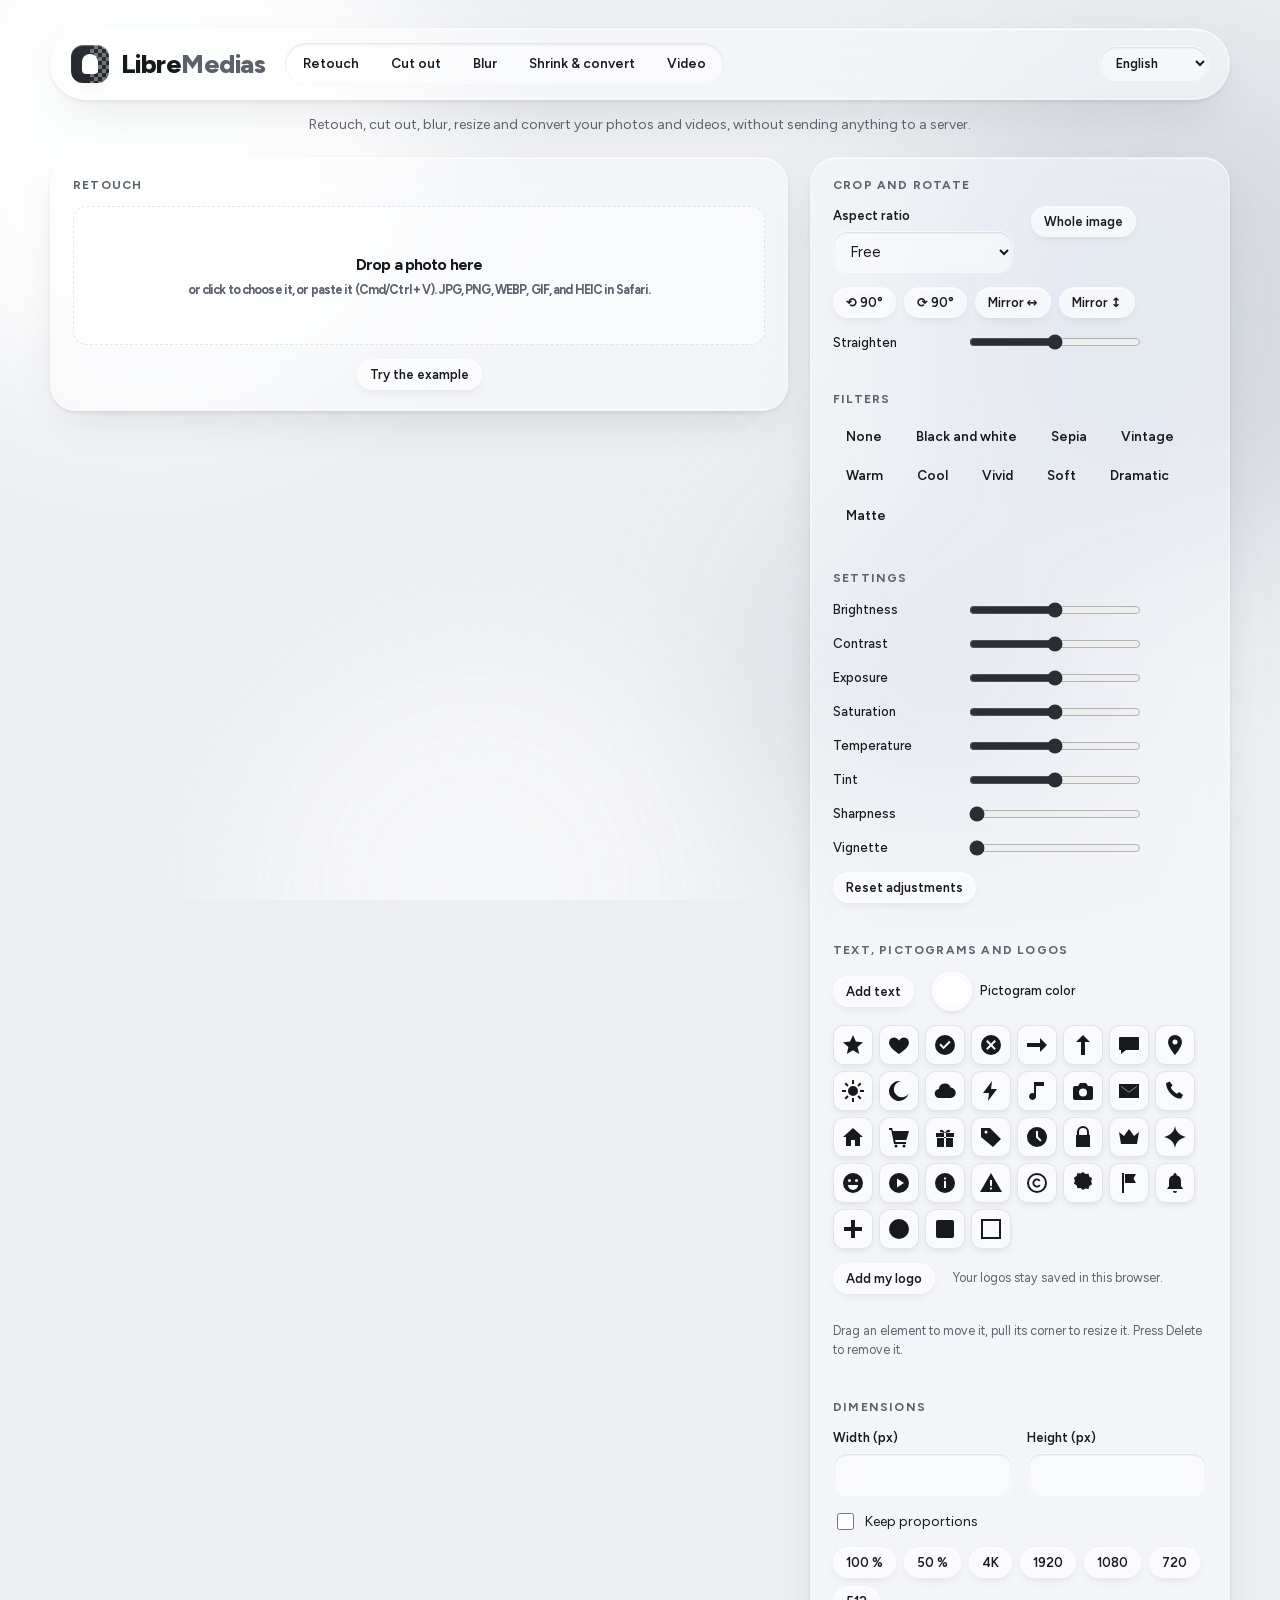
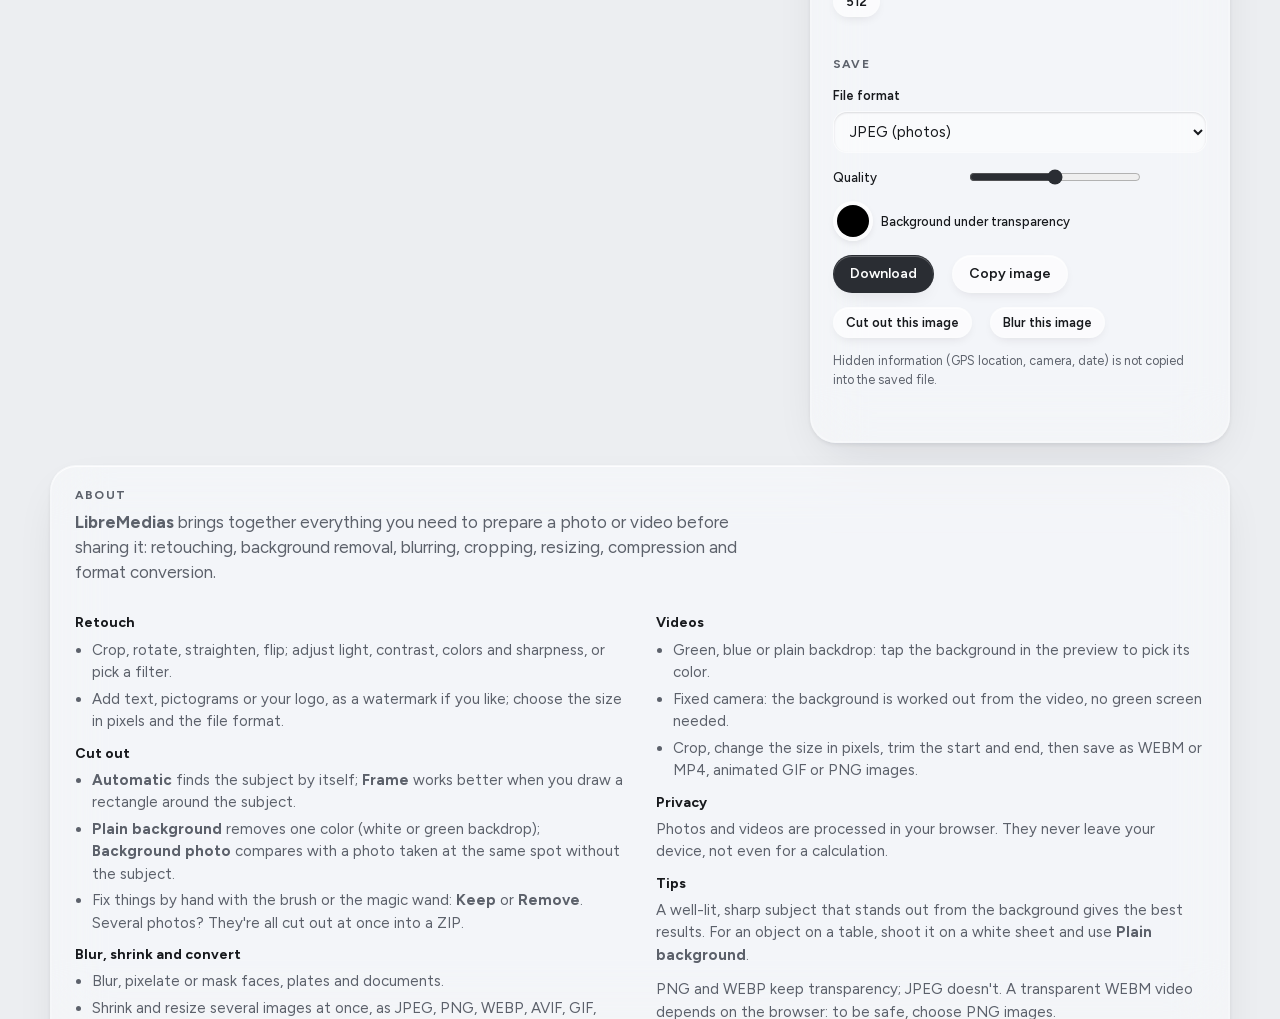
<file: libreflou/index.html>
<!doctype html>
<html lang="fr">
<head>
<meta charset="utf-8">
<meta http-equiv="Content-Security-Policy" content="default-src 'none'; style-src 'unsafe-inline'; base-uri 'none'; form-action 'none'">
<meta name="referrer" content="no-referrer">
<meta name="viewport" content="width=device-width, initial-scale=1">
<meta name="robots" content="noindex">
<!-- LibreFlou fait maintenant partie de LibreMedias : redirection vers l'onglet correspondant -->
<meta http-equiv="refresh" content="0; url=../libremedias/#flou">
<title>LibreFlou → LibreMedias</title>
<style>body{margin:0;min-height:100vh;display:grid;place-items:center;background:#111214;color:#eceef1;font:16px/1.5 system-ui,sans-serif;text-align:center;padding:16px}a{color:#7fb2ff}</style>
</head>
<body>
<p><b>LibreFlou</b> fait maintenant partie de <a href="../libremedias/#flou">LibreMedias</a>.<br><b>LibreFlou</b> is now part of <a href="../libremedias/#flou">LibreMedias</a>.</p>
</body>
</html>
</file>
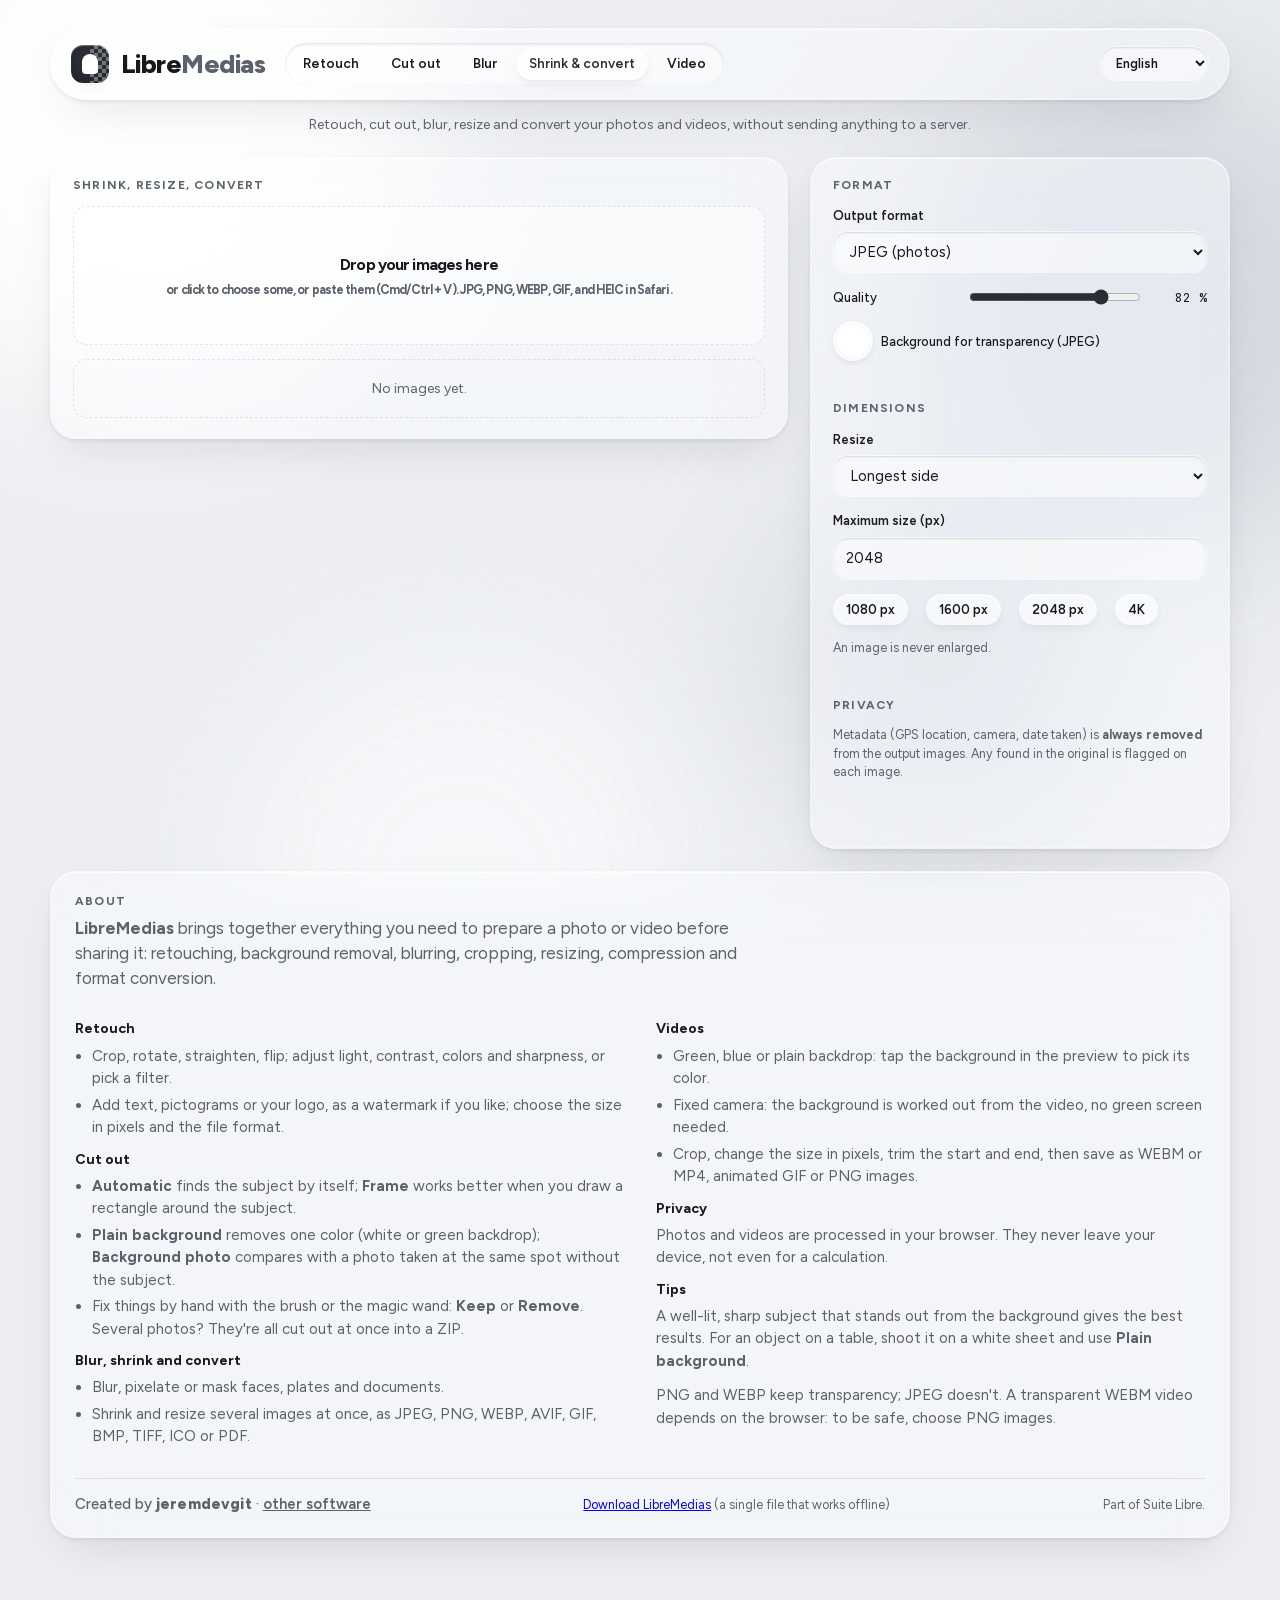
<file: libreimage/index.html>
<!doctype html>
<html lang="fr">
<head>
<meta charset="utf-8">
<meta http-equiv="Content-Security-Policy" content="default-src 'none'; style-src 'unsafe-inline'; base-uri 'none'; form-action 'none'">
<meta name="referrer" content="no-referrer">
<meta name="viewport" content="width=device-width, initial-scale=1">
<meta name="robots" content="noindex">
<!-- LibreImage fait maintenant partie de LibreMedias : redirection vers l'onglet correspondant -->
<meta http-equiv="refresh" content="0; url=../libremedias/#convertir">
<title>LibreImage → LibreMedias</title>
<style>body{margin:0;min-height:100vh;display:grid;place-items:center;background:#111214;color:#eceef1;font:16px/1.5 system-ui,sans-serif;text-align:center;padding:16px}a{color:#7fb2ff}</style>
</head>
<body>
<p><b>LibreImage</b> fait maintenant partie de <a href="../libremedias/#convertir">LibreMedias</a>.<br><b>LibreImage</b> is now part of <a href="../libremedias/#convertir">LibreMedias</a>.</p>
</body>
</html>
</file>
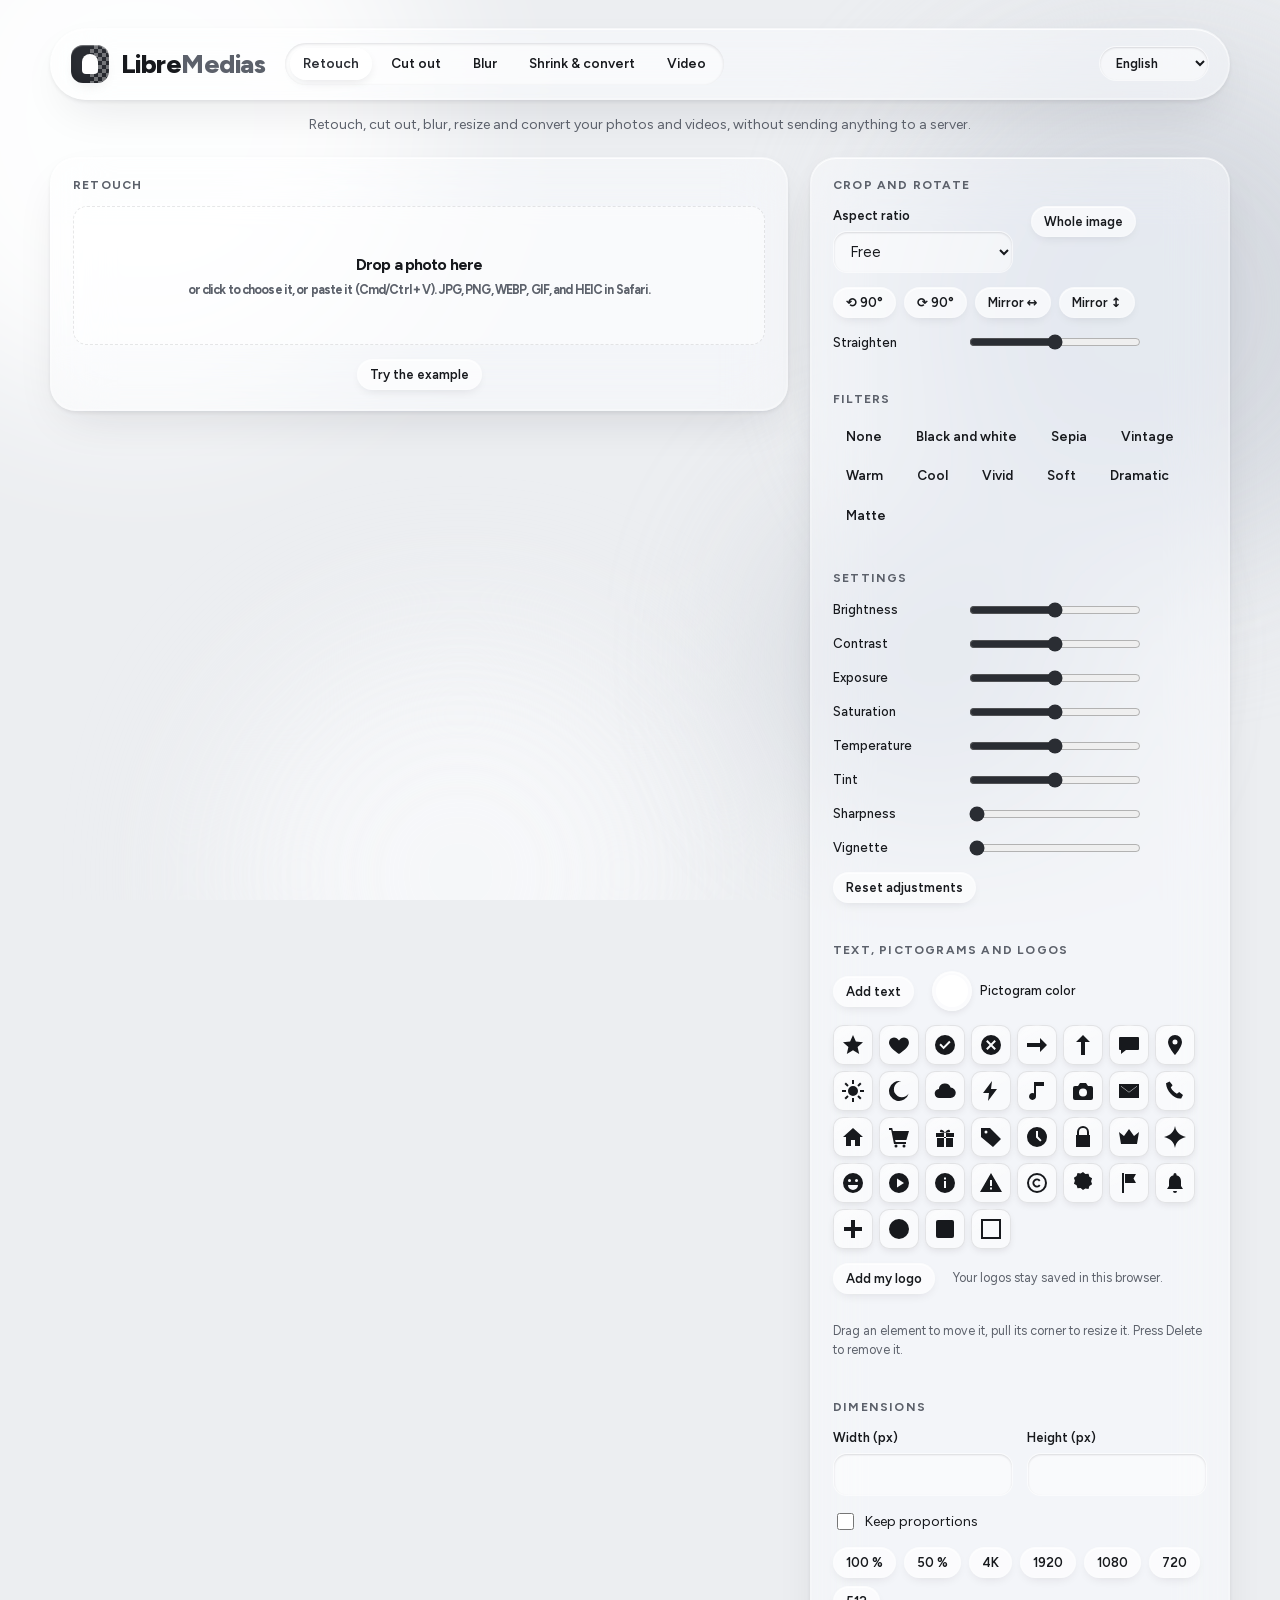
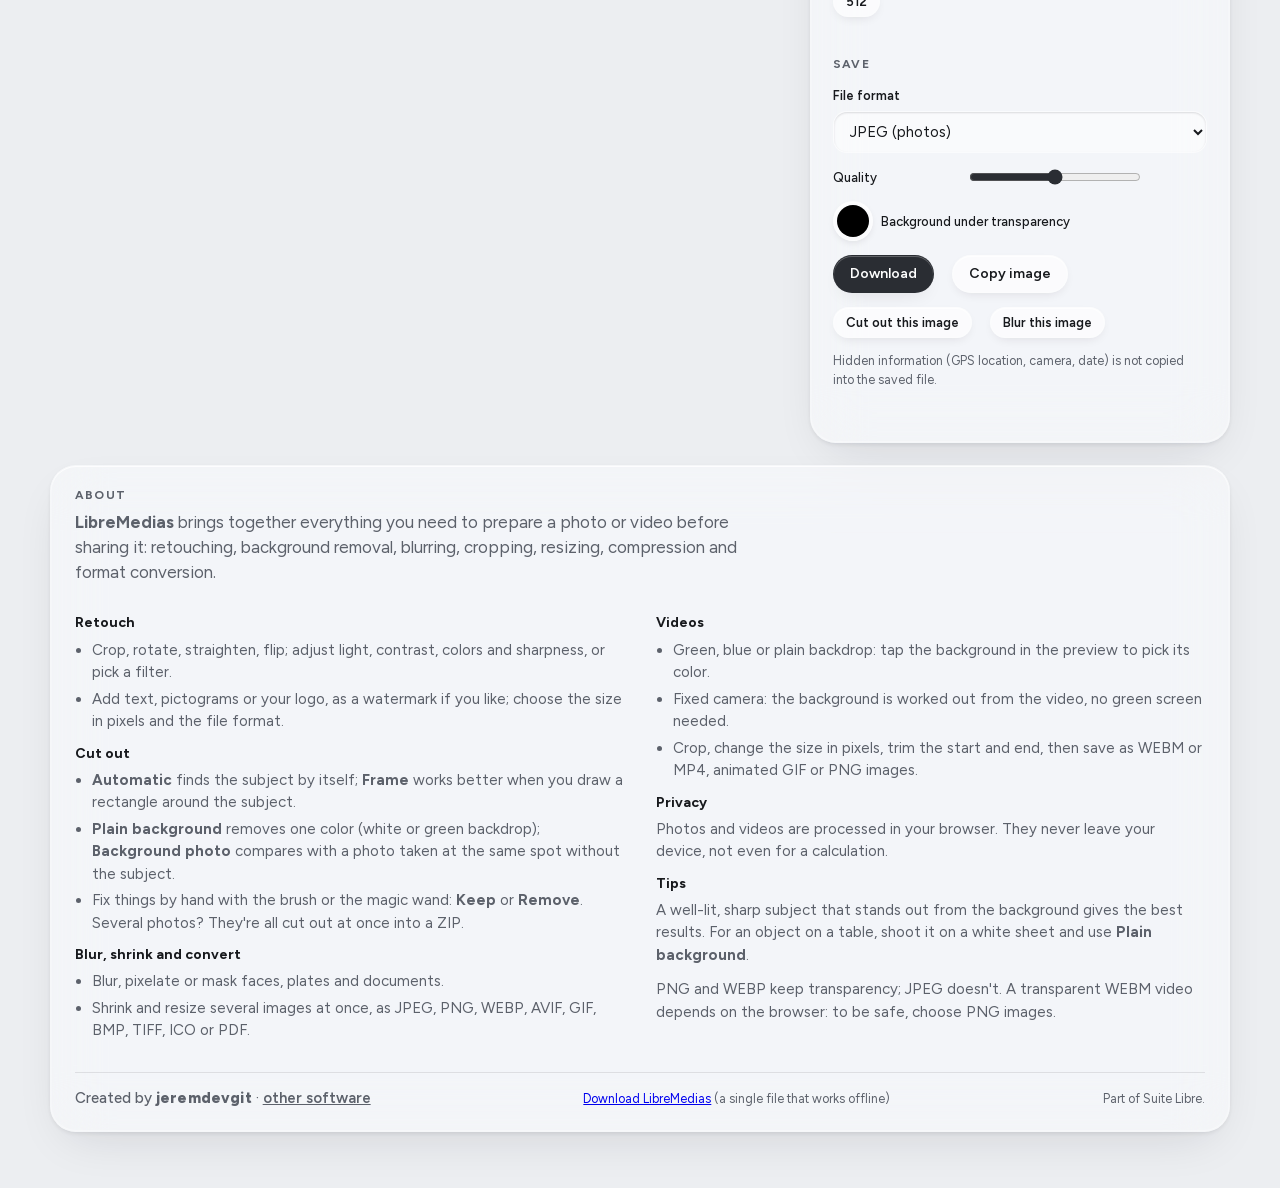
<file: libremedias/index.html>
<!doctype html>
<html lang="fr">
<head>
<meta charset="utf-8">
<meta http-equiv="Content-Security-Policy" content="default-src 'self'; script-src 'self'; style-src 'self' 'unsafe-inline'; img-src 'self' data: blob:; font-src 'self'; connect-src 'self' data: blob:; media-src 'self' data: blob: mediastream:; worker-src blob:; base-uri 'none'; form-action 'none'; object-src 'none'">
<meta name="referrer" content="no-referrer">
<meta name="viewport" content="width=device-width, initial-scale=1, viewport-fit=cover">
<title>LibreMedias</title>
<link rel="icon" href="libremedias.svg" type="image/svg+xml">
<link rel="apple-touch-icon" href="libremedias.svg">
<meta name="theme-color" content="#eceef1" media="(prefers-color-scheme: light)">
<meta name="theme-color" content="#111214" media="(prefers-color-scheme: dark)">
<style>
@font-face{font-family:'Figtree';font-style:normal;font-weight:400 800;font-display:swap;src:url(fonts/figtree-latin.woff2) format('woff2');unicode-range:U+0000-00FF, U+0131, U+0152-0153, U+02BB-02BC, U+02C6, U+02DA, U+02DC, U+0304, U+0308, U+0329, U+2000-206F, U+20AC, U+2122, U+2191, U+2193, U+2212, U+2215, U+FEFF, U+FFFD}
@font-face{font-family:'JetBrains Mono';font-style:normal;font-weight:400 500;font-display:swap;src:url(fonts/jetbrains-mono-latin.woff2) format('woff2');unicode-range:U+0000-00FF, U+0131, U+0152-0153, U+02BB-02BC, U+02C6, U+02DA, U+02DC, U+0304, U+0308, U+0329, U+2000-206F, U+20AC, U+2122, U+2191, U+2193, U+2212, U+2215, U+FEFF, U+FFFD}
</style>
<style>
/* Layout: plaques de verre liquide flottant au-dessus d'un fond de lumière colorée ; réglages à gauche, épreuve épinglée à droite (empilés sur mobile, épreuve en premier) */
:root {
  --ground: #eceef1;
  --blob-1: #ffffff;
  --blob-2: #d3d7de;
  --blob-3: #f7f8fa;
  --blob-4: #c6cbd3;
  --glass: rgba(255, 255, 255, 0.42);
  --glass-strong: rgba(255, 255, 255, 0.62);
  --glass-field: rgba(255, 255, 255, 0.5);
  --glass-edge: rgba(255, 255, 255, 0.75);
  --glass-edge-low: rgba(255, 255, 255, 0.18);
  --glass-shadow: rgba(20, 24, 32, 0.14);
  --ink: #17191d;
  --ink-soft: #5c616b;
  --rule: rgba(20, 24, 32, 0.1);
  --accent: #2a2d33;
  --accent-2: #2a2d33;
  --accent-ink: #ffffff;
  --accent-wash: rgba(20, 24, 32, 0.07);
  --warn: #8a5300;
  --warn-wash: rgba(255, 196, 92, 0.28);
  --bad: #b3261e;
  --bad-wash: rgba(255, 120, 110, 0.22);
  --checker: rgba(20, 24, 32, 0.06);
  --plate: #ffffff;
  --f-display: "Figtree", "SF Pro Display", -apple-system, system-ui, sans-serif;
  --f-body: "Figtree", "SF Pro Text", -apple-system, system-ui, sans-serif;
  --f-mono: "JetBrains Mono", ui-monospace, "SF Mono", Menlo, monospace;
  --r: 14px;
  --r-lg: 26px;
}
@media (prefers-color-scheme: dark) {
  :root:not([data-theme="light"]) {
    --ground: #111214; --blob-1: #3a3d44; --blob-2: #24262b; --blob-3: #2e3036; --blob-4: #1c1d21;
    --glass: rgba(40, 42, 48, 0.45); --glass-strong: rgba(58, 61, 68, 0.6); --glass-field: rgba(0, 0, 0, 0.28);
    --glass-edge: rgba(255, 255, 255, 0.22); --glass-edge-low: rgba(255, 255, 255, 0.05); --glass-shadow: rgba(0, 0, 0, 0.45);
    --ink: #eceef1; --ink-soft: #a3a8b1; --rule: rgba(255, 255, 255, 0.09);
    --accent: #e8eaee; --accent-2: #e8eaee; --accent-ink: #111214; --accent-wash: rgba(255, 255, 255, 0.08);
    --warn: #ffcf7a; --warn-wash: rgba(255, 190, 80, 0.14); --bad: #ff9a90; --bad-wash: rgba(255, 110, 100, 0.16);
    --checker: rgba(20, 24, 32, 0.06); --plate: #ffffff;
    color-scheme: dark;
  }
}
:root[data-theme="dark"] {
  --ground: #111214; --blob-1: #3a3d44; --blob-2: #24262b; --blob-3: #2e3036; --blob-4: #1c1d21;
  --glass: rgba(40, 42, 48, 0.45); --glass-strong: rgba(58, 61, 68, 0.6); --glass-field: rgba(0, 0, 0, 0.28);
  --glass-edge: rgba(255, 255, 255, 0.22); --glass-edge-low: rgba(255, 255, 255, 0.05); --glass-shadow: rgba(0, 0, 0, 0.45);
  --ink: #eceef1; --ink-soft: #a3a8b1; --rule: rgba(255, 255, 255, 0.09);
  --accent: #e8eaee; --accent-2: #e8eaee; --accent-ink: #111214; --accent-wash: rgba(255, 255, 255, 0.08);
  --warn: #ffcf7a; --warn-wash: rgba(255, 190, 80, 0.14); --bad: #ff9a90; --bad-wash: rgba(255, 110, 100, 0.16);
  --checker: rgba(20, 24, 32, 0.06); --plate: #ffffff;
  color-scheme: dark;
}
* { box-sizing: border-box; }
html { min-height: 100%; }
body {
  background: var(--ground); color: var(--ink); font: 15px/1.5 var(--f-body);
  padding-left: max(16px, env(safe-area-inset-left, 0px));
  padding-right: max(16px, env(safe-area-inset-right, 0px));
  padding-block: 28px 56px; min-height: 100%; position: relative;
}
/* Fond lumineux derrière le verre */
.aura { position: fixed; inset: 0; z-index: 0; overflow: hidden; pointer-events: none; }
.aura i { position: absolute; border-radius: 50%; filter: blur(80px); opacity: 0.9; }
.aura i:nth-child(1) { width: 46vmax; height: 46vmax; left: -12vmax; top: -14vmax; background: var(--blob-1); }
.aura i:nth-child(2) { width: 40vmax; height: 40vmax; right: -10vmax; top: 4vmax; background: var(--blob-2); }
.aura i:nth-child(3) { width: 36vmax; height: 36vmax; left: 18vmax; bottom: -16vmax; background: var(--blob-3); }
.aura i:nth-child(4) { width: 26vmax; height: 26vmax; right: 14vmax; bottom: 6vmax; background: var(--blob-4); opacity: 0.55; }
@media (prefers-reduced-motion: no-preference) {
  .aura i { animation: drift 26s ease-in-out infinite alternate; }
  .aura i:nth-child(2) { animation-duration: 32s; animation-delay: -8s; }
  .aura i:nth-child(3) { animation-duration: 38s; animation-delay: -14s; }
  .aura i:nth-child(4) { animation-duration: 22s; animation-delay: -4s; }
  @keyframes drift { from { transform: translate(0, 0) scale(1); } to { transform: translate(4vmax, 3vmax) scale(1.08); } }
}

/* Verre liquide : flou + saturation, liseré spéculaire en haut, reflet bas, ombre portée douce */
.glass {
  background: var(--glass);
  -webkit-backdrop-filter: blur(28px) saturate(180%);
  backdrop-filter: blur(28px) saturate(180%);
  border: 1px solid var(--glass-edge-low);
  box-shadow:
    inset 0 1px 0 var(--glass-edge),
    inset 0 -1px 0 var(--glass-edge-low),
    inset 0 0 0 1px var(--glass-edge-low),
    0 18px 50px -18px var(--glass-shadow),
    0 2px 6px -2px var(--glass-shadow);
}

.wrap { position: relative; z-index: 1; max-width: 1180px; margin: 0 auto; display: flex; flex-direction: column; gap: 22px; }
header.top { display: flex; flex-wrap: wrap; align-items: center; justify-content: space-between; gap: 12px 20px;
  padding: 14px 20px; border-radius: 999px; }
.brand { display: flex; align-items: center; gap: 12px; }
h1 { font: 800 26px/1 var(--f-display); margin: 0; letter-spacing: -0.02em; }
h1 b { font-weight: 800; color: var(--ink-soft); }
.drop-mark { width: 38px; height: 38px; border-radius: 12px; flex: none; position: relative;
  background: var(--accent);
  box-shadow: inset 0 1px 1px rgba(255,255,255,.35), inset 0 -6px 10px rgba(0,0,0,.18), 0 6px 16px -8px var(--glass-shadow); }
.drop-mark::before, .drop-mark::after { content: ""; position: absolute; background: var(--accent-ink); border-radius: 3px; }
.drop-mark::before { left: 8px; top: 8px; width: 9px; height: 9px; box-shadow: 13px 0 0 var(--accent-ink), 0 13px 0 var(--accent-ink); }
.drop-mark::after { right: 8px; bottom: 8px; width: 5px; height: 5px; border-radius: 50%; }
.lede { margin: 0; color: var(--ink-soft); font-size: 14px; }

.grid { display: grid; grid-template-columns: minmax(0, 1fr) minmax(0, 420px); gap: 22px; align-items: start; }
@media (max-width: 860px) { .grid { grid-template-columns: minmax(0, 1fr); } .proof { order: -1; position: static !important; } header.top { border-radius: var(--r-lg); } }

.panel { border-radius: var(--r-lg); min-width: 0; }
.stack { display: flex; flex-direction: column; gap: 14px; }
.section { padding: 20px 22px; border-top: 1px solid var(--rule); display: flex; flex-direction: column; gap: 14px; }
.section:first-child { border-top: 0; }
h2 { font: 700 12px/1.2 var(--f-display); text-transform: uppercase; letter-spacing: 0.1em; margin: 0; color: var(--ink-soft); }

/* Onglets façon pastilles de verre */
.tabs { display: flex; flex-wrap: wrap; gap: 6px; padding: 5px; border-radius: 999px; background: var(--glass-field);
  box-shadow: inset 0 1px 3px var(--glass-shadow); }
.tab { font: 600 13.5px/1 var(--f-body); padding: 9px 13px; border-radius: 999px; border: 0;
  background: transparent; color: var(--ink); cursor: pointer; }
.tab:hover { background: var(--accent-wash); }
.tab[aria-selected="true"] { background: var(--glass-strong); color: var(--accent);
  box-shadow: inset 0 1px 0 var(--glass-edge), 0 4px 12px -4px var(--glass-shadow); }
.tab:focus-visible, button:focus-visible, input:focus-visible, select:focus-visible, textarea:focus-visible, summary:focus-visible, label.btn:focus-within {
  outline: 2px solid var(--accent); outline-offset: 2px; }

.fields { display: grid; grid-template-columns: repeat(2, minmax(0, 1fr)); gap: 12px 14px; }
.fields .full { grid-column: 1 / -1; }
@media (max-width: 520px) { .fields { grid-template-columns: minmax(0, 1fr); } }
label.f { display: flex; flex-direction: column; gap: 6px; min-width: 0; }
label.f > span { font-size: 13px; font-weight: 600; }
label.f > small, .hint { font-size: 12.5px; color: var(--ink-soft); }
input[type="text"], input[type="url"], input[type="email"], input[type="tel"], input[type="number"], input[type="password"], select, textarea {
  width: 100%; font: 15px/1.4 var(--f-body); color: var(--ink); background: var(--glass-field);
  border: 1px solid var(--glass-edge-low); border-radius: var(--r); padding: 10px 12px;
  box-shadow: inset 0 1px 2px var(--glass-shadow); }
input:focus, select:focus, textarea:focus { background: var(--glass-strong); }
textarea { resize: vertical; min-height: 96px; }
input::placeholder, textarea::placeholder { color: var(--ink-soft); opacity: 0.8; }
.check { display: flex; align-items: center; gap: 8px; font-size: 14px; cursor: pointer; }
.check input { width: 17px; height: 17px; accent-color: var(--accent); }

.row { display: flex; flex-wrap: wrap; gap: 12px 18px; align-items: center; }
.color { display: flex; align-items: center; gap: 8px; font-size: 13px; font-weight: 500; }
.color input[type="color"] { width: 40px; height: 40px; padding: 3px; border: 1px solid var(--glass-edge-low); border-radius: 50%;
  background: var(--glass-strong); cursor: pointer; box-shadow: inset 0 1px 0 var(--glass-edge), 0 3px 8px -3px var(--glass-shadow); }
.color input[type="color"]::-webkit-color-swatch-wrapper { padding: 0; }
.color input[type="color"]::-webkit-color-swatch { border: 0; border-radius: 50%; }
.color input[type="color"]::-moz-color-swatch { border: 0; border-radius: 50%; }
.color input:disabled { opacity: .4; }
.color code { font: 12px var(--f-mono); color: var(--ink-soft); }
.range { display: grid; grid-template-columns: 9.5em minmax(0, 1fr) 4.5em; align-items: center; gap: 10px; font-size: 13px; font-weight: 500; }
.range input { width: 100%; accent-color: var(--accent); }
.range output { font: 12.5px var(--f-mono); text-align: right; font-variant-numeric: tabular-nums; }

.swatches { display: flex; flex-wrap: wrap; gap: 8px; }
.sw { width: 32px; height: 32px; border-radius: 50%; border: 0; cursor: pointer; padding: 0; position: relative; overflow: hidden;
  box-shadow: inset 0 0 0 1px var(--rule), 0 3px 8px -3px var(--glass-shadow); }
.sw i { position: absolute; inset: 0; }
.sw i + i { clip-path: polygon(100% 0, 100% 100%, 0 100%); }
.sw::after { content: ""; position: absolute; inset: 0; border-radius: 50%; background: linear-gradient(160deg, rgba(255,255,255,.55), transparent 45%); }

.shapes { display: flex; flex-wrap: wrap; gap: 8px; }
.shape { display: flex; flex-direction: column; align-items: center; gap: 4px; padding: 9px 6px 7px; width: 80px;
  border: 1px solid var(--glass-edge-low); border-radius: var(--r); background: var(--glass-field); color: var(--ink);
  cursor: pointer; font: 500 12px var(--f-body); }
.shape svg { width: 30px; height: 30px; fill: currentColor; }
.shape:hover { background: var(--accent-wash); }
.shape[aria-pressed="true"] { background: var(--glass-strong); color: var(--accent); border-color: var(--accent);
  box-shadow: inset 0 1px 0 var(--glass-edge), 0 6px 14px -8px var(--glass-shadow); }

details.more summary { cursor: pointer; font: 700 12px var(--f-display); text-transform: uppercase; letter-spacing: 0.1em; color: var(--ink-soft); list-style: none; }
details.more summary::-webkit-details-marker { display: none; }
details.more summary::before { content: "+ "; color: var(--accent); }
details.more[open] summary::before { content: "– "; }
details.more > div { display: flex; flex-direction: column; gap: 14px; margin-top: 14px; }

.drop { display: flex; flex-wrap: wrap; align-items: center; gap: 12px; padding: 12px; border: 1.5px dashed var(--rule); border-radius: var(--r); background: var(--glass-field); }
.drop.over { border-color: var(--accent); background: var(--accent-wash); }
.drop .thumb { width: 52px; height: 52px; border-radius: 12px; flex: none; background: var(--checker); display: grid; place-items: center; overflow: hidden; }
.drop .thumb img { max-width: 100%; max-height: 100%; }
.drop .txt { flex: 1; min-width: 10em; font-size: 13px; color: var(--ink-soft); overflow-wrap: anywhere; }

.btn { font: 600 14px/1 var(--f-body); padding: 11px 16px; border-radius: 999px; border: 1px solid var(--glass-edge-low);
  background: var(--glass-strong); color: var(--ink); cursor: pointer;
  box-shadow: inset 0 1px 0 var(--glass-edge), 0 4px 12px -5px var(--glass-shadow); }
.btn:hover { color: var(--accent); }
.btn.primary { background: var(--accent); border-color: transparent; color: var(--accent-ink);
  box-shadow: inset 0 1px 0 rgba(255,255,255,.25), 0 8px 20px -10px var(--glass-shadow); }
.btn.primary:hover { color: var(--accent-ink); filter: brightness(1.12); }
.btn.small { padding: 8px 12px; font-size: 13px; }

/* Épreuve */
.proof { position: sticky; top: calc(env(safe-area-inset-top, 0px) + 16px); overflow: hidden; }
.stage { padding: 22px; display: grid; place-items: center; }
.plate { width: 100%; max-width: 340px; aspect-ratio: 1; border-radius: 20px; padding: 0; overflow: hidden;
  background-color: var(--plate);
  background-image: linear-gradient(45deg, var(--checker) 25%, transparent 25%, transparent 75%, var(--checker) 75%),
                    linear-gradient(45deg, var(--checker) 25%, transparent 25%, transparent 75%, var(--checker) 75%);
  background-size: 16px 16px; background-position: 0 0, 8px 8px;
  box-shadow: 0 20px 40px -20px var(--glass-shadow), 0 0 0 1px var(--rule); }
#qr { width: 100%; height: 100%; display: grid; place-items: center; }
#qr canvas, #qr svg { width: 100% !important; height: auto !important; max-width: 100%; display: block; }
.err { width: calc(100% - 24px); padding: 16px; border-radius: var(--r); background: var(--bad-wash); color: var(--bad); font-size: 14px; text-align: center; }
.specs { display: grid; grid-template-columns: repeat(3, minmax(0, 1fr)); gap: 8px; margin: 0; padding: 0 22px; }
.specs div { background: var(--glass-field); border-radius: var(--r); padding: 9px 12px; min-width: 0; box-shadow: inset 0 1px 0 var(--glass-edge-low); }
.specs dt { font-size: 10.5px; font-weight: 700; text-transform: uppercase; letter-spacing: 0.1em; color: var(--ink-soft); }
.specs dd { margin: 2px 0 0; font: 500 14px var(--f-mono); font-variant-numeric: tabular-nums; overflow-wrap: anywhere; }
.proof > .section { border-top: 0; }
.payload { font: 12px/1.5 var(--f-mono); background: var(--glass-field); border: 1px solid var(--glass-edge-low); border-radius: var(--r); padding: 10px 12px; max-height: 120px; overflow: auto; white-space: pre-wrap; overflow-wrap: anywhere; margin: 0; box-shadow: inset 0 1px 2px var(--glass-shadow); }
.notes { display: flex; flex-direction: column; gap: 6px; }
.notes:empty { display: none; }
.note { font-size: 13px; padding: 9px 12px; border-radius: var(--r); background: var(--warn-wash); color: var(--warn); }
.note.bad { background: var(--bad-wash); color: var(--bad); }
.export-out { display: flex; flex-direction: column; gap: 10px; align-items: center; }
.export-out img { max-width: 220px; width: 100%; border-radius: 14px; background: var(--plate); box-shadow: 0 0 0 1px var(--rule), 0 10px 24px -12px var(--glass-shadow); }
.toast { font-size: 13px; font-weight: 500; color: var(--accent); min-height: 1.4em; }
@media (prefers-reduced-motion: no-preference) { .tab, .btn, .shape, input, select, textarea { transition: background-color .2s, color .2s, box-shadow .2s, border-color .2s; } }
.about { padding: 22px 24px; display: flex; flex-direction: column; gap: 18px; }
.about-head { display: flex; flex-direction: column; gap: 8px; }
.about-lede { margin: 0; font-size: 17px; line-height: 1.45; max-width: 60ch; text-wrap: pretty; }
.about-cols { display: grid; grid-template-columns: repeat(2, minmax(0, 1fr)); gap: 18px 32px; }
@media (max-width: 700px) { .about-cols { grid-template-columns: minmax(0, 1fr); } }
.about h3 { font: 700 14px/1.3 var(--f-display); margin: 0 0 6px; }
.about p, .about ul { margin: 0 0 12px; color: var(--ink-soft); max-width: 62ch; }
.about ul { padding-left: 1.1em; display: flex; flex-direction: column; gap: 4px; }
.about-foot { display: flex; flex-wrap: wrap; align-items: baseline; justify-content: space-between; gap: 6px 20px; padding-top: 16px; border-top: 1px solid var(--rule); }
.about-foot p { margin: 0; }
.credit { font: 500 15px var(--f-display); color: var(--ink); }
.credit b { font-weight: 800; letter-spacing: 0.01em; }
.credit a { color: inherit; font-weight: 600; }
@supports not ((backdrop-filter: blur(1px)) or (-webkit-backdrop-filter: blur(1px))) { .glass { background: var(--glass-strong); } }
/* Ajouts communs à la suite Libre : couleurs d'état et composants partagés */
:root { --good: #1d7448; --good-wash: rgba(40, 160, 100, 0.16); }
@media (prefers-color-scheme: dark) { :root:not([data-theme="light"]) { --good: #7fd8a6; --good-wash: rgba(90, 200, 140, 0.14); } }
:root[data-theme="dark"] { --good: #7fd8a6; --good-wash: rgba(90, 200, 140, 0.14); }

.chip { display: inline-flex; align-items: center; gap: 6px; padding: 4px 10px; border-radius: 999px; font: 600 12px/1.2 var(--f-body);
  background: var(--glass-field); color: var(--ink-soft); white-space: nowrap; }
.chip.good { background: var(--good-wash); color: var(--good); }
.chip.warn { background: var(--warn-wash); color: var(--warn); }
.chip.bad { background: var(--bad-wash); color: var(--bad); }
.chip.ex { background: var(--accent-wash); color: var(--ink); }
.big { font: 700 44px/1 var(--f-display); letter-spacing: -0.02em; font-variant-numeric: tabular-nums; }
.mono { font-family: var(--f-mono); font-variant-numeric: tabular-nums; }
.tablewrap { overflow-x: auto; }
table.t { width: 100%; border-collapse: collapse; font-size: 14px; }
table.t th { text-align: left; font: 700 11px/1.2 var(--f-display); text-transform: uppercase; letter-spacing: .1em; color: var(--ink-soft); padding: 6px 8px; }
table.t td { padding: 7px 8px; border-top: 1px solid var(--rule); vertical-align: middle; }
table.t td.num { text-align: right; font-family: var(--f-mono); font-variant-numeric: tabular-nums; }
.iconbtn { width: 34px; height: 34px; display: inline-grid; place-items: center; border-radius: 50%; border: 1px solid var(--glass-edge-low);
  background: var(--glass-field); color: var(--ink-soft); cursor: pointer; font: 600 16px/1 var(--f-body); flex: none; }
.iconbtn:hover { color: var(--ink); background: var(--glass-strong); }
.meter { height: 8px; border-radius: 999px; background: var(--glass-field); overflow: hidden; box-shadow: inset 0 1px 2px var(--glass-shadow); }
.meter > i { display: block; height: 100%; border-radius: 999px; background: var(--ink-soft); }
.meter.good > i { background: var(--good); } .meter.warn > i { background: var(--warn); } .meter.bad > i { background: var(--bad); }
.kv { display: grid; grid-template-columns: auto minmax(0, 1fr); gap: 6px 14px; margin: 0; font-size: 14px; }
.kv dt { color: var(--ink-soft); }
.kv dd { margin: 0; font-family: var(--f-mono); font-variant-numeric: tabular-nums; text-align: right; overflow-wrap: anywhere; }
.empty { padding: 18px; border-radius: var(--r); border: 1.5px dashed var(--rule); color: var(--ink-soft); text-align: center; font-size: 14px; }
</style>
<style>
/* Menu des langues */
.langues { margin-left: auto; }
.langue { font: 600 13px/1 var(--f-body); color: var(--ink); background: var(--glass-field); border: 1px solid var(--glass-edge-low); border-radius: 999px; padding: 8px 12px; cursor: pointer; box-shadow: inset 0 1px 2px var(--glass-shadow); }
</style>
<style>:root{color-scheme:light}body{margin:0}[hidden]{display:none!important}img{max-width:100%}</style>
</head>
<body>

<script src="commun.js"></script>
<style>
/* LibreMedias : image à gauche (en premier sur mobile), réglages à droite */
@media (max-width: 860px) { .grid > .proof { order: 0; } }
.drop-mark { overflow: hidden; }
.drop-mark::before { left: 50%; top: 0; width: 50%; height: 100%; border-radius: 0; box-shadow: none; opacity: .35;
  background: repeating-conic-gradient(#fff 0 25%, transparent 0 50%) 0 0 / 8px 8px; }
.drop-mark::after { left: 11px; top: 9px; right: auto; bottom: auto; width: 16px; height: 20px; border-radius: 8px 8px 4px 4px; }
.tab[aria-pressed="true"] { background: var(--glass-strong); color: var(--accent);
  box-shadow: inset 0 1px 0 var(--glass-edge), 0 4px 12px -4px var(--glass-shadow); }
.modes { align-self: center; }
.drop.big { flex-direction: column; justify-content: center; text-align: center; padding: 48px 16px; gap: 10px; cursor: pointer; }
.drop.big strong { font: 700 16px var(--f-display); }
.scene { display: flex; flex-direction: column; gap: 12px; }
.stagebox { position: relative; border-radius: var(--r); padding: 10px; display: grid; place-items: center; min-height: 200px;
  background-color: var(--plate);
  background-image: linear-gradient(45deg, var(--checker) 25%, transparent 25%, transparent 75%, var(--checker) 75%), linear-gradient(45deg, var(--checker) 25%, transparent 25%, transparent 75%, var(--checker) 75%);
  background-size: 16px 16px; background-position: 0 0, 8px 8px; box-shadow: inset 0 0 0 1px var(--rule); }
.stagebox.over { box-shadow: inset 0 0 0 2px var(--accent); }
.stagebox canvas { display: block; max-width: 100%; max-height: 72vh; width: auto; height: auto; touch-action: none;
  border-radius: 6px; -webkit-user-select: none; user-select: none; }
#cv { cursor: crosshair; }
.busy { position: absolute; inset: 10px; display: grid; place-items: center; border-radius: 6px; background: rgba(0,0,0,.28); color: #fff; font: 600 14px var(--f-body); pointer-events: none; }
.busy span { padding: 10px 16px; border-radius: 999px; background: rgba(0,0,0,.55); }
.bar { display: flex; flex-wrap: wrap; gap: 8px; align-items: center; justify-content: space-between; }
.bar .grp { display: flex; flex-wrap: wrap; gap: 8px; align-items: center; }
.banner { display: flex; flex-wrap: wrap; gap: 10px; align-items: center; justify-content: space-between; padding: 10px 12px;
  border-radius: var(--r); background: var(--glass-field); font-size: 13.5px; }
.tabs.small .tab { padding: 8px 11px; font-size: 13px; }
.thumbs { display: flex; gap: 8px; overflow-x: auto; padding: 2px 2px 6px; }
.thumbs button { position: relative; flex: none; width: 64px; height: 64px; border-radius: 12px; border: 0; padding: 0; overflow: hidden; cursor: pointer;
  background: var(--checker); box-shadow: inset 0 0 0 1px var(--rule); }
.thumbs button[aria-current="true"] { box-shadow: 0 0 0 2px var(--accent); }
.thumbs img { width: 100%; height: 100%; object-fit: cover; display: block; }
.thumbs i { position: absolute; right: 3px; top: 3px; width: 10px; height: 10px; border-radius: 50%; background: var(--good); box-shadow: 0 0 0 2px #fff; }
.final { display: grid; place-items: center; padding: 10px; border-radius: var(--r); min-height: 120px;
  background-color: var(--plate);
  background-image: linear-gradient(45deg, var(--checker) 25%, transparent 25%, transparent 75%, var(--checker) 75%), linear-gradient(45deg, var(--checker) 25%, transparent 25%, transparent 75%, var(--checker) 75%);
  background-size: 12px 12px; background-position: 0 0, 6px 6px; box-shadow: inset 0 0 0 1px var(--rule); }
.final canvas { max-width: 100%; max-height: 220px; display: block; border-radius: 4px; }
.keysw { width: 40px; height: 40px; border-radius: 50%; box-shadow: inset 0 0 0 1px var(--rule), 0 3px 8px -3px var(--glass-shadow); flex: none; }
.progress { height: 8px; border-radius: 999px; background: var(--glass-field); overflow: hidden; box-shadow: inset 0 1px 2px var(--glass-shadow); }
.progress > i { display: block; height: 100%; width: 0; background: var(--accent); border-radius: 999px; transition: width .2s; }
.vctl { display: grid; grid-template-columns: auto minmax(0, 1fr) auto; gap: 10px; align-items: center; }
.vctl input { width: 100%; accent-color: var(--accent); }
.vctl output { font: 12.5px var(--f-mono); font-variant-numeric: tabular-nums; }
.btn:disabled, .tab:disabled { opacity: .45; cursor: default; }
.ptabs { align-self: center; }
.libgrid { display: flex; flex-wrap: wrap; gap: 6px; }
.sw.lib { width: 40px; height: 40px; border-radius: 10px; background: var(--glass-field); color: var(--ink); display: grid; place-items: center; }
.sw.lib svg { width: 24px; height: 24px; fill: currentColor; position: relative; z-index: 1; }
.sw.lib img { max-width: 32px; max-height: 32px; position: relative; z-index: 1; }
.sw.lib:hover { background: var(--glass-strong); }
.lg { position: relative; display: inline-block; }
.lg .x { position: absolute; right: -7px; top: -7px; width: 22px; height: 22px; font-size: 13px; z-index: 2; }
.grp2 { display: flex; flex-wrap: wrap; gap: 8px; }
#r-cv { cursor: default; }
textarea#r-text { min-height: 64px; }

/* Flouter : image à gauche (en premier sur mobile), outils à droite */
.tab[aria-pressed="true"] { background: var(--glass-strong); color: var(--accent);
  box-shadow: inset 0 1px 0 var(--glass-edge), 0 4px 12px -4px var(--glass-shadow); }
.scene { display: flex; flex-direction: column; gap: 12px; }
.stagebox { border-radius: var(--r); padding: 10px; display: grid; place-items: center; min-height: 200px;
  background-color: var(--plate);
  background-image: linear-gradient(45deg, var(--checker) 25%, transparent 25%, transparent 75%, var(--checker) 75%), linear-gradient(45deg, var(--checker) 25%, transparent 25%, transparent 75%, var(--checker) 75%);
  background-size: 16px 16px; background-position: 0 0, 8px 8px; box-shadow: inset 0 0 0 1px var(--rule); }
.stagebox.over { box-shadow: inset 0 0 0 2px var(--accent); }
#f-cv { display: block; max-width: 100%; max-height: 72vh; width: auto; height: auto; touch-action: none; cursor: crosshair;
  border-radius: 6px; box-shadow: 0 0 0 1px var(--rule), 0 10px 24px -14px var(--glass-shadow); -webkit-user-select: none; user-select: none; }
.bar { display: flex; flex-wrap: wrap; gap: 8px; align-items: center; justify-content: space-between; }
.bar .grp { display: flex; flex-wrap: wrap; gap: 8px; align-items: center; }
.banner { display: flex; flex-wrap: wrap; gap: 10px; align-items: center; justify-content: space-between; padding: 10px 12px;
  border-radius: var(--r); background: var(--glass-field); font-size: 13.5px; }
.zlist { display: flex; flex-direction: column; gap: 6px; }
.zitem { display: flex; align-items: center; gap: 8px; padding: 4px 4px 4px 12px; border-radius: var(--r); background: var(--glass-field);
  box-shadow: inset 0 1px 0 var(--glass-edge-low); }
.zitem[aria-current="true"] { background: var(--glass-strong); box-shadow: inset 0 0 0 1.5px var(--accent); }
.zitem .zname { flex: 1; min-width: 0; text-align: left; border: 0; background: none; color: var(--ink); font: 500 14px var(--f-body); cursor: pointer; padding: 6px 0; }
.zitem .zname small { color: var(--ink-soft); font-weight: 400; }
.tabs.small .tab { padding: 8px 11px; font-size: 13px; }

.results { display: flex; flex-direction: column; gap: 12px; }
.res { display: grid; grid-template-columns: 112px minmax(0, 1fr); gap: 14px; padding: 12px; border-radius: var(--r); background: var(--glass-field); box-shadow: inset 0 1px 0 var(--glass-edge-low); }
@media (max-width: 480px) { .res { grid-template-columns: minmax(0, 1fr); } }
.res .pic { width: 112px; max-width: 100%; aspect-ratio: 1; border-radius: 10px; overflow: hidden; display: grid; place-items: center;
  background-color: var(--plate);
  background-image: linear-gradient(45deg, var(--checker) 25%, transparent 25%, transparent 75%, var(--checker) 75%), linear-gradient(45deg, var(--checker) 25%, transparent 25%, transparent 75%, var(--checker) 75%);
  background-size: 12px 12px; background-position: 0 0, 6px 6px; }
.res .pic img { max-width: 100%; max-height: 100%; display: block; }
.res .body { display: flex; flex-direction: column; gap: 8px; min-width: 0; }
.res .name { font-weight: 600; overflow-wrap: anywhere; }
.res .facts { display: flex; flex-wrap: wrap; gap: 4px 16px; font: 13px var(--f-mono); color: var(--ink-soft); font-variant-numeric: tabular-nums; }
.res .tags { display: flex; flex-wrap: wrap; gap: 6px; }
.res .acts { display: flex; flex-wrap: wrap; gap: 8px; align-items: center; }
.sum { display: flex; flex-direction: column; gap: 4px; }
</style>

<div class="aura" aria-hidden="true"><i></i><i></i><i></i><i></i></div>
<div class="wrap">
  <header class="top glass">
    <div class="brand"><span class="drop-mark" aria-hidden="true"></span><h1 data-brut>Libre<b>Medias</b></h1></div>
    <div class="tabs ptabs" id="ptabs" role="tablist" aria-label="Outils">
      <button class="tab" role="tab" data-tab="retouche">Retoucher</button>
      <button class="tab" role="tab" data-tab="photo">Détourer</button>
      <button class="tab" role="tab" data-tab="flou">Flouter</button>
      <button class="tab" role="tab" data-tab="convertir">Alléger et convertir</button>
      <button class="tab" role="tab" data-tab="video">Vidéo</button>
    </div>
    <span class="langues" data-langues></span>
  </header>
  <p class="lede" style="position:relative;z-index:1;text-align:center;margin:-8px 0 0">Retouche, détoure, floute, redimensionne et convertis tes photos et tes vidéos, sans rien envoyer sur un serveur.</p>

  <!-- ===================== RETOUCHER ===================== -->
  <div class="grid" data-pane="retouche">
    <div class="panel glass">
      <section class="section">
        <h2>Retoucher</h2>
        <label class="drop big" id="r-vide" for="r-file">
          <strong>Glisse une photo ici</strong>
          <span class="hint">ou clique pour la choisir, ou colle-la (Cmd/Ctrl + V). JPG, PNG, WEBP, GIF, et HEIC dans Safari.</span>
        </label>
        <div class="row" id="r-demo-row" style="justify-content:center"><button class="btn small" id="r-demo">Essayer avec l’exemple</button></div>
        <input type="file" id="r-file" accept="image/*,.heic,.heif" hidden>
        <input type="file" id="r-logofile" accept="image/*" multiple hidden>
        <div class="scene" id="r-scene" hidden>
          <div class="tabs small" id="r-modes" role="group" aria-label="Mode">
            <button class="tab" data-mode="edit" aria-pressed="true">Retouche</button>
            <button class="tab" data-mode="crop" aria-pressed="false">Recadrer</button>
          </div>
          <div class="stagebox" id="r-stage"><canvas id="r-cv" aria-label="Photo à retoucher"></canvas></div>
          <div class="bar">
            <div class="grp">
              <button class="btn small" id="r-undo" title="Annuler (Cmd/Ctrl + Z)">Annuler</button>
              <button class="btn small" id="r-redo" title="Rétablir (Maj + Cmd/Ctrl + Z)">Rétablir</button>
            </div>
            <div class="grp">
              <span class="hint" id="r-facts"></span>
              <label class="btn small" for="r-file" style="cursor:pointer">Changer d’image</label>
            </div>
          </div>
        </div>
      </section>
    </div>

    <aside class="panel proof glass" aria-label="Réglages de retouche">
      <section class="section">
        <h2>Recadrer et pivoter</h2>
        <div class="fields">
          <label class="f"><span>Proportions</span>
            <select id="r-ratio"><option value="free">Libre</option><option value="orig">Originales</option><option value="1:1">Carré 1:1</option><option value="4:5">Portrait 4:5</option><option value="3:4">3:4</option><option value="2:3">2:3</option><option value="9:16">Story 9:16</option><option value="16:9">Paysage 16:9</option><option value="3:2">Photo 3:2</option><option value="4:3">4:3</option></select></label>
          <div class="f"><span>&nbsp;</span><button class="btn small" id="r-crop-reset">Image entière</button></div>
        </div>
        <div class="grp2">
          <button class="btn small" id="r-rotl" title="Pivoter à gauche">⟲ 90°</button>
          <button class="btn small" id="r-rotr" title="Pivoter à droite">⟳ 90°</button>
          <button class="btn small" id="r-fliph">Miroir ↔</button>
          <button class="btn small" id="r-flipv">Miroir ↕</button>
        </div>
        <div class="range"><label for="r-str">Redresser</label><input type="range" id="r-str" min="-45" max="45" value="0"><output id="r-str-o"></output></div>
      </section>
      <section class="section">
        <h2>Filtres</h2>
        <div class="grp2" id="r-filtres">
          <button class="tab" data-f="aucun">Aucun</button><button class="tab" data-f="nb">Noir et blanc</button><button class="tab" data-f="sepia">Sépia</button><button class="tab" data-f="vintage">Vintage</button><button class="tab" data-f="chaud">Chaud</button><button class="tab" data-f="froid">Froid</button><button class="tab" data-f="vif">Vif</button><button class="tab" data-f="doux">Doux</button><button class="tab" data-f="drame">Dramatique</button><button class="tab" data-f="mat">Mat</button>
        </div>
      </section>
      <section class="section">
        <h2>Réglages</h2>
        <div class="range"><label for="r-bri">Luminosité</label><input type="range" id="r-bri" min="-100" max="100" value="0"><output id="r-bri-o"></output></div>
        <div class="range"><label for="r-con">Contraste</label><input type="range" id="r-con" min="-100" max="100" value="0"><output id="r-con-o"></output></div>
        <div class="range"><label for="r-exp">Exposition</label><input type="range" id="r-exp" min="-100" max="100" value="0"><output id="r-exp-o"></output></div>
        <div class="range"><label for="r-sat">Saturation</label><input type="range" id="r-sat" min="-100" max="100" value="0"><output id="r-sat-o"></output></div>
        <div class="range"><label for="r-temp">Température</label><input type="range" id="r-temp" min="-100" max="100" value="0"><output id="r-temp-o"></output></div>
        <div class="range"><label for="r-tint">Teinte</label><input type="range" id="r-tint" min="-100" max="100" value="0"><output id="r-tint-o"></output></div>
        <div class="range"><label for="r-sharp">Netteté</label><input type="range" id="r-sharp" min="0" max="100" value="0"><output id="r-sharp-o"></output></div>
        <div class="range"><label for="r-vig">Vignette</label><input type="range" id="r-vig" min="0" max="100" value="0"><output id="r-vig-o"></output></div>
        <button class="btn small" id="r-adj-reset" style="align-self:flex-start">Réinitialiser les réglages</button>
      </section>
      <section class="section">
        <h2>Texte, pictogrammes et logos</h2>
        <div class="row"><button class="btn small" id="r-add-text">Ajouter un texte</button><label class="color"><input type="color" id="r-ipcolor"> Couleur des pictogrammes</label></div>
        <div class="libgrid" id="r-icons" aria-label="Bibliothèque de pictogrammes"></div>
        <div class="row"><button class="btn small" id="r-logo-add">Ajouter mon logo</button><span class="hint">Tes logos restent gardés dans ce navigateur.</span></div>
        <div class="libgrid" id="r-logos" aria-label="Mes logos"></div>
        <div class="stack" id="r-sel" hidden>
          <h2>Élément sélectionné</h2>
          <div class="stack" id="r-sel-text">
            <textarea id="r-text" aria-label="Texte"></textarea>
            <div class="row">
              <label class="f" style="flex:1;min-width:9em"><span>Police</span><select id="r-font"><option value="sans">Moderne</option><option value="serif">Classique</option><option value="mono">Machine à écrire</option><option value="script">Manuscrite</option><option value="impact">Affiche</option></select></label>
              <label class="check"><input type="checkbox" id="r-bold"> Gras</label>
            </div>
            <div class="row"><label class="check"><input type="checkbox" id="r-stroke"> Contour</label><label class="check"><input type="checkbox" id="r-boxed"> Bandeau</label></div>
          </div>
          <div class="row" id="r-sel-color"><label class="color"><input type="color" id="r-icolor"> Couleur</label><label class="check"><input type="checkbox" id="r-ishadow"> Ombre</label></div>
          <div class="range"><label for="r-isize">Taille</label><input type="range" id="r-isize" min="4" max="2000" value="100"><output id="r-isize-o"></output></div>
          <div class="range"><label for="r-irot">Rotation</label><input type="range" id="r-irot" min="-180" max="180" value="0"><output id="r-irot-o"></output></div>
          <div class="range"><label for="r-iop">Opacité</label><input type="range" id="r-iop" min="5" max="100" value="100"><output id="r-iop-o"></output></div>
          <label class="check"><input type="checkbox" id="r-tile"> Filigrane répété sur toute l’image</label>
          <div class="grp2"><button class="btn small" id="r-idup">Dupliquer</button><button class="btn small" id="r-ifront">Mettre devant</button><button class="btn small" id="r-idel">Supprimer</button></div>
        </div>
        <p class="hint" style="margin:0">Fais glisser un élément pour le déplacer, tire son coin pour l’agrandir. Touche Effacer pour le supprimer.</p>
      </section>
      <section class="section">
        <h2>Dimensions</h2>
        <div class="fields">
          <label class="f"><span>Largeur (px)</span><input type="number" id="r-ow" min="1" inputmode="numeric"></label>
          <label class="f"><span>Hauteur (px)</span><input type="number" id="r-oh" min="1" inputmode="numeric"></label>
        </div>
        <label class="check"><input type="checkbox" id="r-lock"> Garder les proportions</label>
        <div class="grp2" id="r-sizes"><button class="btn small" data-s="100%">100 %</button><button class="btn small" data-s="50%">50 %</button><button class="btn small" data-s="3840">4K</button><button class="btn small" data-s="1920">1920</button><button class="btn small" data-s="1080">1080</button><button class="btn small" data-s="720">720</button><button class="btn small" data-s="512">512</button></div>
      </section>
      <section class="section">
        <h2>Enregistrer</h2>
        <label class="f"><span>Format du fichier</span><select id="r-fmt"></select></label>
        <div class="range" id="r-q-row"><label for="r-q">Qualité</label><input type="range" id="r-q" min="10" max="100"><output id="r-q-o"></output></div>
        <div class="row" id="r-bg-row"><label class="color"><input type="color" id="r-bg"> Fond sous la transparence</label></div>
        <div class="row">
          <button class="btn primary" id="r-dl">Télécharger</button>
          <button class="btn" id="r-copy">Copier l’image</button>
        </div>
        <div class="row"><button class="btn small" id="r-to-photo">Détourer cette image</button><button class="btn small" id="r-to-flou">Flouter cette image</button></div>
        <p class="hint" style="margin:0">Les informations cachées (position GPS, appareil, date) ne sont pas recopiées dans le fichier enregistré.</p>
        <div class="toast" id="r-toast" role="status"></div>
      </section>
    </aside>
  </div>

  <!-- ===================== DÉTOURER ===================== -->
  <div class="grid" data-pane="photo" hidden>
    <div class="panel glass">
      <section class="section">
        <h2>Photos</h2>
        <label class="drop big" id="vide" for="file">
          <strong>Glisse une ou plusieurs photos ici</strong>
          <span class="hint">ou clique pour les choisir, ou colle une image (Cmd/Ctrl + V). JPG, PNG, WEBP, et HEIC dans Safari.</span>
        </label>
        <input type="file" id="file" accept="image/*,.heic,.heif" multiple hidden>
        <input type="file" id="bgfile" accept="image/*" hidden>
        <input type="file" id="platefile" accept="image/*" hidden>
        <div class="scene" id="scene" hidden>
          <div class="banner" id="example" hidden>
            <span><span class="chip ex">Exemple</span> Image d’exemple pour montrer le fonctionnement.</span>
            <label class="btn small" for="file" style="cursor:pointer">Choisir mes photos</label>
          </div>
          <div class="tabs small" id="views" role="group" aria-label="Affichage">
            <button class="tab" data-view="result" aria-pressed="false">Résultat</button>
            <button class="tab" data-view="overlay" aria-pressed="false">Retouche</button>
            <button class="tab" data-view="mask" aria-pressed="false">Masque</button>
            <button class="tab" data-view="compare" aria-pressed="false">Avant / après</button>
          </div>
          <div class="stagebox" id="stage"><canvas id="cv" aria-label="Photo à détourer"></canvas><div class="busy" id="busy" hidden><span>Détourage en cours…</span></div></div>
          <div class="range" id="compare-row" hidden><label for="compare">Avant / après</label><input type="range" id="compare" min="0" max="100" value="50"><output id="compare-o"></output></div>
          <div class="bar">
            <div class="grp">
              <button class="btn small" id="undo" title="Annuler (Cmd/Ctrl + Z)">Annuler</button>
              <button class="btn small" id="redo" title="Rétablir (Maj + Cmd/Ctrl + Z)">Rétablir</button>
            </div>
            <div class="grp">
              <span class="hint" id="facts"></span>
              <label class="btn small" for="file" style="cursor:pointer">Ajouter des photos</label>
            </div>
          </div>
          <div class="thumbs" id="thumbs" hidden></div>
          <div class="note bad" id="err" hidden></div>
        </div>
      </section>
    </div>

    <aside class="panel proof glass" aria-label="Réglages">
      <section class="section">
        <h2>Méthode</h2>
        <div class="tabs small" id="methods" role="group" aria-label="Méthode">
          <button class="tab" data-method="auto" aria-pressed="false">Automatique</button>
          <button class="tab" data-method="cadre" aria-pressed="false">Cadre</button>
          <button class="tab" data-method="couleur" aria-pressed="false">Fond uni</button>
          <button class="tab" data-method="diff" aria-pressed="false">Photo du fond</button>
        </div>
        <p class="hint" style="margin:0" id="method-hint"></p>
        <div id="m-auto" class="stack">
          <label class="f"><span>Précision</span>
            <select id="quality"><option value="320">Rapide</option><option value="512">Normale</option><option value="768">Fine (plus lente)</option></select></label>
        </div>
        <div id="m-couleur" class="stack">
          <div class="row"><span class="keysw" id="keysw"></span><button class="btn small" id="key-auto">Couleur du bord</button><label class="color"><input type="color" id="key"> Choisir</label></div>
          <div class="range"><label for="tol">Tolérance</label><input type="range" id="tol" min="0" max="100"><output id="tol-o"></output></div>
          <div class="range"><label for="soft">Douceur</label><input type="range" id="soft" min="0" max="100"><output id="soft-o"></output></div>
          <div class="range"><label for="spill">Anti-reflet</label><input type="range" id="spill" min="0" max="100"><output id="spill-o"></output></div>
        </div>
        <div id="m-diff" class="stack">
          <div class="row"><button class="btn small" id="plate-btn">Choisir la photo du fond seul</button><span class="hint" id="plate-name"></span></div>
          <div class="range"><label for="dtol">Tolérance</label><input type="range" id="dtol" min="0" max="100"><output id="dtol-o"></output></div>
          <div class="range"><label for="dsoft">Douceur</label><input type="range" id="dsoft" min="0" max="100"><output id="dsoft-o"></output></div>
        </div>
      </section>
      <section class="section">
        <h2>Retouche</h2>
        <div class="tabs small" id="tools" role="group" aria-label="Outil">
          <button class="tab" data-tool="brush" aria-pressed="false">Pinceau</button>
          <button class="tab" data-tool="wand" aria-pressed="false">Baguette</button>
          <button class="tab" data-tool="rect" aria-pressed="false">Cadre</button>
          <button class="tab" data-tool="pick" aria-pressed="false">Pipette</button>
        </div>
        <div class="tabs small" id="actions" role="group" aria-label="Action">
          <button class="tab" data-act="keep" aria-pressed="false">Garder</button>
          <button class="tab" data-act="remove" aria-pressed="false">Retirer</button>
        </div>
        <div class="range" id="brush-row"><label for="brush">Taille du pinceau</label><input type="range" id="brush" min="4" max="200" step="2"><output id="brush-o"></output></div>
        <div class="range" id="wand-row"><label for="wtol">Tolérance</label><input type="range" id="wtol" min="1" max="60"><output id="wtol-o"></output></div>
        <p class="hint" style="margin:0" id="tool-hint"></p>
        <button class="btn small" id="clear-hints" style="align-self:flex-start">Effacer les retouches</button>
      </section>
      <section class="section">
        <h2>Bords</h2>
        <label class="check"><input type="checkbox" id="fine"> Bords fins (cheveux, poils)</label>
        <div class="range"><label for="shift">Rétrécir / élargir</label><input type="range" id="shift" min="-12" max="12"><output id="shift-o"></output></div>
        <div class="range"><label for="feather">Adoucir</label><input type="range" id="feather" min="0" max="20"><output id="feather-o"></output></div>
        <label class="check"><input type="checkbox" id="islands"> Retirer les petites taches</label>
        <label class="check"><input type="checkbox" id="single"> Garder un seul sujet</label>
        <label class="check"><input type="checkbox" id="holes"> Boucher les trous</label>
        <label class="check"><input type="checkbox" id="decont"> Corriger le liseré de couleur du fond</label>
      </section>
      <section class="section">
        <h2>Nouveau fond</h2>
        <div class="tabs small" id="bgs" role="group" aria-label="Fond">
          <button class="tab" data-bg="none" aria-pressed="false">Transparent</button>
          <button class="tab" data-bg="color" aria-pressed="false">Couleur</button>
          <button class="tab" data-bg="gradient" aria-pressed="false">Dégradé</button>
          <button class="tab" data-bg="blur" aria-pressed="false">Flou</button>
          <button class="tab" data-bg="gray" aria-pressed="false">Noir et blanc</button>
          <button class="tab" data-bg="image" aria-pressed="false">Image</button>
        </div>
        <div class="row" id="bg-colors"><label class="color"><input type="color" id="bgc1"> <span id="bgc1-l">Couleur</span></label><label class="color" id="bgc2-w"><input type="color" id="bgc2"> Couleur 2</label></div>
        <div class="swatches" id="bg-presets"></div>
        <div class="range" id="blur-row"><label for="blur">Intensité du flou</label><input type="range" id="blur" min="1" max="100"><output id="blur-o"></output></div>
        <div class="row" id="bgimg-row"><button class="btn small" id="bgimg-btn">Choisir l’image de fond</button><span class="hint" id="bgimg-name"></span></div>
        <label class="check"><input type="checkbox" id="shadow"> Ombre portée</label>
        <div class="range" id="shadow-row"><label for="shadowk">Intensité de l’ombre</label><input type="range" id="shadowk" min="5" max="100"><output id="shadowk-o"></output></div>
        <label class="check"><input type="checkbox" id="outline"> Contour autocollant</label>
        <div class="row" id="outline-row"><label class="color"><input type="color" id="outc"> Couleur</label><div class="range" style="flex:1;min-width:14em"><label for="outw">Épaisseur</label><input type="range" id="outw" min="1" max="40"><output id="outw-o"></output></div></div>
      </section>
      <section class="section">
        <h2>Cadrage</h2>
        <div class="fields">
          <label class="f"><span>Format</span>
            <select id="format">
              <option value="image">Image entière</option>
              <option value="sujet">Ajusté au sujet</option>
              <option value="1:1">Carré 1:1 (boutique, profil)</option>
              <option value="4:5">Portrait 4:5</option>
              <option value="9:16">Story 9:16</option>
              <option value="16:9">Paysage 16:9</option>
              <option value="3:2">Photo 3:2</option>
            </select></label>
          <label class="f"><span>Taille maximale</span>
            <select id="maxsize"><option value="0">Taille d’origine</option><option value="4096">4096 px</option><option value="2048">2048 px</option><option value="1080">1080 px</option><option value="512">512 px (icône, sticker)</option></select></label>
        </div>
        <div class="range" id="margin-row"><label for="margin">Marge</label><input type="range" id="margin" min="0" max="50"><output id="margin-o"></output></div>
      </section>
      <section class="section">
        <h2>Enregistrer</h2>
        <div class="final"><canvas id="final" aria-label="Aperçu de l’image enregistrée"></canvas></div>
        <div class="row">
          <label class="f" style="flex:1;min-width:8em"><span>Format du fichier</span>
            <select id="fmt"></select></label>
        </div>
        <div class="row">
          <button class="btn primary" id="dl">Télécharger</button>
          <button class="btn" id="copy">Copier l’image</button>
          <button class="btn" id="zip" hidden>Tout détourer (ZIP)</button>
          <button class="btn" id="to-retouche">Retoucher le résultat</button>
        </div>
        <div class="progress" id="zip-progress" hidden><i></i></div>
        <p class="hint" style="margin:0" id="out-facts"></p>
        <p class="hint" style="margin:0">Les informations cachées (position GPS, appareil, date) ne sont pas recopiées dans le fichier enregistré.</p>
        <div class="toast" id="toast" role="status"></div>
      </section>
    </aside>
  </div>

  <!-- ===================== FLOUTER ===================== -->
  <div class="grid" data-pane="flou" hidden>
    <div class="panel glass">
      <section class="section">
        <h2>Image</h2>
        <label class="drop big" id="f-vide" for="f-file">
          <strong>Glisse une image ici</strong>
          <span class="hint">ou clique pour la choisir, ou colle-la (Cmd/Ctrl + V). JPG, PNG, WEBP, et HEIC dans Safari.</span>
        </label>
        <input type="file" id="f-file" accept="image/*,.heic,.heif" hidden>
        <div class="scene" id="f-scene" hidden>
          <div class="banner" id="f-example" hidden>
            <span><span class="chip ex">Exemple</span> Image d’exemple pour montrer le fonctionnement.</span>
            <label class="btn small" for="f-file" style="cursor:pointer">Choisir mon image</label>
          </div>
          <div class="stagebox" id="f-stage"><canvas id="f-cv" aria-label="Image à flouter : dessine les zones à masquer"></canvas></div>
          <div class="bar">
            <div class="grp">
              <button class="btn small" id="f-undo" title="Annuler (Cmd/Ctrl + Z)">Annuler</button>
              <button class="btn small" id="f-redo" title="Rétablir (Maj + Cmd/Ctrl + Z)">Rétablir</button>
            </div>
            <div class="grp">
              <span class="hint" id="f-facts"></span>
              <label class="btn small" for="f-file" style="cursor:pointer">Changer d’image</label>
            </div>
          </div>
          <div class="note bad" id="f-err" hidden></div>
        </div>
      </section>
    </div>

    <aside class="panel proof glass" aria-label="Outils">
      <section class="section">
        <h2>Outil</h2>
        <div class="tabs small" id="f-tools" role="group" aria-label="Outil">
          <button class="tab" data-tool="rect" aria-pressed="false">Rectangle</button>
          <button class="tab" data-tool="ellipse" aria-pressed="false">Ellipse</button>
          <button class="tab" data-tool="brush" aria-pressed="false">Pinceau</button>
          <button class="tab" data-tool="select" aria-pressed="false">Déplacer</button>
        </div>
        <div class="range" id="f-brush-row"><label for="f-brush">Taille du pinceau</label><input type="range" id="f-brush" min="8" max="160" step="2"><output id="f-brush-o"></output></div>
        <p class="hint" style="margin:0" id="f-tool-hint"></p>
      </section>
      <section class="section">
        <h2 id="f-effect-title">Effet</h2>
        <div class="tabs small" id="f-effects" role="group" aria-label="Effet">
          <button class="tab" data-effect="flou" aria-pressed="false">Flou</button>
          <button class="tab" data-effect="pixels" aria-pressed="false">Pixels</button>
          <button class="tab" data-effect="masque" aria-pressed="false">Masque</button>
        </div>
        <div class="range" id="f-strength-row"><label for="f-strength">Intensité</label><input type="range" id="f-strength" min="1" max="100"><output id="f-strength-o"></output></div>
        <div class="row" id="f-color-row"><label class="color"><input type="color" id="f-color"> Couleur du masque</label></div>
        <p class="hint" style="margin:0">Pour du texte ou des numéros, préfère <b>Masque</b> ou des pixels forts : un flou léger se devine parfois.</p>
      </section>
      <section class="section">
        <div class="row" style="justify-content:space-between">
          <h2>Zones</h2>
          <label class="check"><input type="checkbox" id="f-outlines"> Contours</label>
        </div>
        <div class="zlist" id="f-zones"></div>
        <button class="btn small" id="f-clear-all" style="align-self:flex-start">Tout effacer</button>
      </section>
      <section class="section">
        <h2>Enregistrer</h2>
        <div class="row">
          <label class="f" style="flex:1;min-width:8em"><span>Format</span>
            <select id="f-fmt"></select></label>
        </div>
        <div class="row">
          <button class="btn primary" id="f-dl">Télécharger</button>
          <button class="btn" id="f-copy">Copier l’image</button>
          <button class="btn" id="f-to-retouche">Retoucher l’image</button>
        </div>
        <p class="hint" style="margin:0">L’image enregistrée garde sa taille d’origine. Les informations cachées (position GPS, appareil, date) sont retirées.</p>
        <div class="toast" id="f-toast" role="status"></div>
      </section>
    </aside>
  </div>

  <!-- ===================== ALLÉGER ET CONVERTIR ===================== -->
  <div class="grid" data-pane="convertir" hidden>
    <div class="panel glass">
      <section class="section">
        <h2>Alléger, redimensionner, convertir</h2>
        <label class="drop big" id="i-drop" for="i-file">
          <strong>Glisse tes images ici</strong>
          <span class="hint">ou clique pour en choisir, ou colle-les (Cmd/Ctrl + V). JPG, PNG, WEBP, GIF, et HEIC dans Safari.</span>
        </label>
        <input type="file" id="i-file" accept="image/*,.heic,.heif" multiple hidden>
        <div class="results" id="i-results"></div>
        <div class="row" id="i-bulk" hidden>
          <button class="btn primary" id="i-zip">Tout télécharger (.zip)</button>
          <button class="btn" id="i-clear">Tout retirer</button>
        </div>
      </section>
    </div>

    <aside class="panel proof glass" aria-label="Réglages">
      <section class="section">
        <h2>Format</h2>
        <label class="f"><span>Format de sortie</span>
          <select id="i-fmt"></select></label>
        <div class="range"><label for="i-q">Qualité</label><input type="range" id="i-q" min="10" max="100" value="82"><output id="i-q-o"></output></div>
        <div class="row" id="i-bg-row">
          <label class="color"><input type="color" id="i-bg" value="#ffffff"> Fond si transparence (JPEG)</label>
        </div>
      </section>
      <section class="section">
        <h2>Dimensions</h2>
        <label class="f"><span>Redimensionner</span>
          <select id="i-rmode">
            <option value="none">Garder la taille d’origine</option>
            <option value="long" selected>Côté le plus long</option>
            <option value="w">Largeur maximale</option>
            <option value="h">Hauteur maximale</option>
            <option value="pct">Pourcentage</option>
          </select></label>
        <label class="f" id="i-rval-wrap"><span id="i-rval-label">Taille maximale (px)</span>
          <input type="number" id="i-rval" value="2048" min="1" inputmode="numeric"></label>
        <div class="row" id="i-presets">
          <button class="btn small" data-p="1080">1080 px</button>
          <button class="btn small" data-p="1600">1600 px</button>
          <button class="btn small" data-p="2048">2048 px</button>
          <button class="btn small" data-p="3840">4K</button>
        </div>
        <p class="hint" style="margin:0">Une image n’est jamais agrandie.</p>
      </section>
      <section class="section">
        <h2>Vie privée</h2>
        <p class="hint" style="margin:0">Les métadonnées (position GPS, appareil, date de prise de vue) sont <b>toujours retirées</b> des images produites. Celles trouvées dans l’original sont signalées sur chaque image.</p>
        <div class="sum" id="i-sum"></div>
        <div class="toast" id="i-toast" role="status"></div>
      </section>
    </aside>
  </div>

  <!-- ===================== VIDÉO ===================== -->
  <div class="grid" data-pane="video" hidden>
    <div class="panel glass">
      <section class="section">
        <h2>Vidéo</h2>
        <label class="drop big" id="vvide" for="vfile">
          <strong>Glisse une vidéo ici</strong>
          <span class="hint">ou clique pour la choisir. MP4, WEBM, MOV selon le navigateur. Idéal : fond vert, bleu ou uni, ou caméra fixe.</span>
        </label>
        <div class="row" id="vsources" style="justify-content:center">
          <button class="btn small" id="vcam">Utiliser la caméra</button>
          <button class="btn small" id="vdemo">Essayer avec l’exemple</button>
        </div>
        <input type="file" id="vfile" accept="video/*" hidden>
        <input type="file" id="vbgfile" accept="image/*" hidden>
        <video id="video" playsinline muted hidden></video>
        <div class="scene" id="vscene" hidden>
          <div class="tabs small" id="vviews" role="group" aria-label="Affichage">
            <button class="tab" data-vview="result" aria-pressed="false">Résultat</button>
            <button class="tab" data-vview="mask" aria-pressed="false">Masque</button>
            <button class="tab" data-vview="source" aria-pressed="false">Original</button>
            <button class="tab" data-vview="crop" aria-pressed="false">Recadrer</button>
          </div>
          <div class="stagebox" id="vstage"><canvas id="vcv" aria-label="Aperçu de la vidéo détourée"></canvas></div>
          <div class="vctl" id="vctl">
            <button class="btn small" id="vplay">Lecture</button>
            <input type="range" id="vseek" min="0" max="1000" value="0" aria-label="Position dans la vidéo">
            <output id="vtime">0:00</output>
          </div>
          <div class="bar">
            <div class="grp">
              <label class="check"><input type="checkbox" id="vsound"> Son</label>
            </div>
            <div class="grp">
              <span class="hint" id="vfacts"></span>
              <label class="btn small" for="vfile" style="cursor:pointer">Changer de vidéo</label>
            </div>
          </div>
          <div class="note bad" id="verr" hidden></div>
        </div>
      </section>
    </div>

    <aside class="panel proof glass" aria-label="Réglages vidéo">
      <section class="section">
        <h2>Méthode</h2>
        <div class="tabs small" id="vmethods" role="group" aria-label="Méthode">
          <button class="tab" data-vmethod="aucun" aria-pressed="false">Sans détourage</button>
          <button class="tab" data-vmethod="couleur" aria-pressed="false">Fond vert ou uni</button>
          <button class="tab" data-vmethod="fixe" aria-pressed="false">Caméra fixe</button>
        </div>
        <p class="hint" style="margin:0" id="vmethod-hint"></p>
        <div id="vm-couleur" class="stack">
          <div class="row"><span class="keysw" id="vkeysw"></span><button class="btn small" id="vkey-auto">Couleur du bord</button><label class="color"><input type="color" id="vkey"> Choisir</label></div>
          <div class="range"><label for="vtol">Tolérance</label><input type="range" id="vtol" min="0" max="100"><output id="vtol-o"></output></div>
          <div class="range"><label for="vsoft">Douceur</label><input type="range" id="vsoft" min="0" max="100"><output id="vsoft-o"></output></div>
          <div class="range"><label for="vspill">Anti-reflet</label><input type="range" id="vspill" min="0" max="100"><output id="vspill-o"></output></div>
        </div>
        <div id="vm-fixe" class="stack">
          <div class="row"><button class="btn small" id="vplate-auto">Calculer le fond automatiquement</button><button class="btn small" id="vplate-now">Prendre cette image comme fond</button></div>
          <p class="hint" style="margin:0" id="vplate-state"></p>
          <div class="range"><label for="vdtol">Tolérance</label><input type="range" id="vdtol" min="0" max="100"><output id="vdtol-o"></output></div>
          <div class="range"><label for="vdsoft">Douceur</label><input type="range" id="vdsoft" min="0" max="100"><output id="vdsoft-o"></output></div>
        </div>
        <label class="check"><input type="checkbox" id="vgarbage"> Ne garder que l’intérieur d’un cadre</label>
        <p class="hint" style="margin:0" id="vgarbage-hint" hidden>Trace le cadre sur l’aperçu : tout ce qui est dehors est retiré (micro, bords du fond vert…).</p>
      </section>
      <section class="section" id="vedges">
        <h2>Bords</h2>
        <div class="range"><label for="vclean">Nettoyage</label><input type="range" id="vclean" min="0" max="4"><output id="vclean-o"></output></div>
        <div class="range"><label for="vshift">Rétrécir / élargir</label><input type="range" id="vshift" min="-6" max="6"><output id="vshift-o"></output></div>
        <div class="range"><label for="vfeather">Adoucir</label><input type="range" id="vfeather" min="0" max="10"><output id="vfeather-o"></output></div>
      </section>
      <section class="section">
        <h2 id="vbgs-title">Nouveau fond</h2>
        <div class="tabs small" id="vbgs" role="group" aria-label="Fond">
          <button class="tab" data-vbg="none" aria-pressed="false">Transparent</button>
          <button class="tab" data-vbg="color" aria-pressed="false">Couleur</button>
          <button class="tab" data-vbg="blur" aria-pressed="false">Flou</button>
          <button class="tab" data-vbg="gray" aria-pressed="false">Noir et blanc</button>
          <button class="tab" data-vbg="image" aria-pressed="false">Image</button>
        </div>
        <div class="row" id="vbg-color-row"><label class="color"><input type="color" id="vbgc"> Couleur</label></div>
        <div class="range" id="vblur-row"><label for="vblur">Intensité du flou</label><input type="range" id="vblur" min="1" max="100"><output id="vblur-o"></output></div>
        <div class="row" id="vbgimg-row"><button class="btn small" id="vbgimg-btn">Choisir l’image de fond</button><span class="hint" id="vbgimg-name"></span></div>
      </section>
      <section class="section">
        <h2>Recadrer et redimensionner</h2>
        <div class="fields">
          <label class="f"><span>Proportions</span>
            <select id="vratio"><option value="free">Libre</option><option value="1:1">Carré 1:1</option><option value="4:5">Portrait 4:5</option><option value="9:16">Story 9:16</option><option value="16:9">Paysage 16:9</option><option value="4:3">4:3</option></select></label>
          <div class="f"><span>&nbsp;</span><button class="btn small" id="vcrop-reset">Image entière</button></div>
        </div>
        <p class="hint" style="margin:0">Choisis l’affichage <b>Recadrer</b>, puis trace sur l’aperçu la partie à garder.</p>
        <div class="fields">
          <label class="f"><span>Largeur (px)</span><input type="number" id="vow" min="2" inputmode="numeric"></label>
          <label class="f"><span>Hauteur (px)</span><input type="number" id="voh" min="2" inputmode="numeric"></label>
        </div>
        <label class="check"><input type="checkbox" id="vlock"> Garder les proportions</label>
        <div class="grp2" id="vsizes"><button class="btn small" data-s="orig">Originale</button><button class="btn small" data-s="1920">1920</button><button class="btn small" data-s="1280">1280</button><button class="btn small" data-s="854">854</button><button class="btn small" data-s="640">640</button><button class="btn small" data-s="480">480</button></div>
      </section>
      <section class="section">
        <h2>Enregistrer</h2>
        <div class="fields">
          <label class="f"><span>Début (s)</span><input type="number" id="vin" min="0" step="0.1" value="0"></label>
          <label class="f"><span>Fin (s)</span><input type="number" id="vout" min="0" step="0.1"></label>
          <label class="f"><span>Format</span><select id="vfmt"></select></label>
          <label class="f"><span>Images par seconde (GIF, images)</span>
            <select id="vfps"><option value="30">30</option><option value="25">25</option><option value="24">24</option><option value="15">15</option><option value="12">12</option><option value="10">10</option></select></label>
        </div>
        <div class="row">
          <button class="btn primary" id="vrec">Enregistrer</button>
          <button class="btn" id="vframe">Image actuelle</button>
        </div>
        <div class="progress" id="vprogress" hidden><i></i></div>
        <button class="btn small" id="vstop" hidden style="align-self:flex-start">Arrêter</button>
        <p class="hint" style="margin:0" id="vout-hint"></p>
        <div class="toast" id="vtoast" role="status"></div>
      </section>
    </aside>
  </div>

  <section class="panel glass about" id="a-propos" aria-labelledby="about-title">
    <div class="about-head">
      <h2 id="about-title">À propos</h2>
      <p class="about-lede"><b>LibreMedias</b> réunit tout ce qu’il faut pour préparer une photo ou une vidéo avant de la partager : retouche, détourage, floutage, recadrage, dimensions, compression et conversion de format.</p>
    </div>
    <div class="about-cols">
      <div>
        <h3>Retoucher</h3>
        <ul>
          <li>Recadre, pivote, redresse, retourne ; règle lumière, contraste, couleurs et netteté, ou choisis un filtre.</li>
          <li>Ajoute du texte, des pictogrammes ou ton logo, en filigrane si tu veux ; choisis la taille en pixels et le format du fichier.</li>
        </ul>
        <h3>Détourer</h3>
        <ul>
          <li><b>Automatique</b> trouve le sujet seul ; <b>Cadre</b> marche mieux quand tu traces un rectangle autour du sujet.</li>
          <li><b>Fond uni</b> retire une couleur (fond blanc, fond vert) ; <b>Photo du fond</b> compare avec une photo prise au même endroit sans le sujet.</li>
          <li>Corrige à la main avec le pinceau ou la baguette : <b>Garder</b> ou <b>Retirer</b>. Plusieurs photos ? Tout est détouré d’un coup dans un ZIP.</li>
        </ul>
        <h3>Flouter, alléger et convertir</h3>
        <ul>
          <li>Floute, pixelise ou masque visages, plaques et documents.</li>
          <li>Allège et redimensionne plusieurs images d’un coup, en JPEG, PNG, WEBP, AVIF, GIF, BMP, TIFF, ICO ou PDF.</li>
        </ul>
      </div>
      <div>
        <h3>Vidéos</h3>
        <ul>
          <li>Fond vert, bleu ou uni : touche le fond sur l’aperçu pour choisir sa couleur.</li>
          <li>Caméra fixe : le fond est calculé à partir de la vidéo, sans fond vert.</li>
          <li>Recadre, change la taille en pixels, coupe le début et la fin, puis enregistre en WEBM ou MP4, en GIF animé ou en images PNG.</li>
        </ul>
        <h3>Confidentialité</h3>
        <p>Les photos et les vidéos sont traitées dans ton navigateur. Elles ne quittent jamais ton appareil, même pas pour un calcul.</p>
        <h3>Conseils</h3>
        <p>Un sujet bien éclairé, net et différent du fond donne les meilleurs résultats. Pour un objet sur une table, photographie-le sur une feuille blanche et utilise <b>Fond uni</b>.</p>
        <p>Le PNG et le WEBP gardent la transparence ; le JPEG non. Une vidéo WEBM transparente dépend du navigateur : pour être sûr, choisis les images PNG.</p>
      </div>
    </div>
    <footer class="about-foot">
      <p class="credit">Imaginé par <b>jeremdevgit</b> · <a href="https://github.com/jeremdevgit" rel="noopener">ses autres logiciels</a></p>
      <p class="hint" id="dl-app" hidden><a href="https://github.com/jeremdevgit/suite-libre/releases/latest" rel="noopener">Télécharger LibreMedias</a> (un seul fichier, fonctionne hors ligne)</p>
      <p class="hint">Fait partie de la Suite Libre.</p>
    </footer>
</section>
</div>

<script src="textes.js"></script>
<script src="langue.js"></script>
<script src="formats.js"></script>
<script src="algos.js"></script>
<script src="retouche.js"></script>
<script src="photo.js"></script>
<script src="flou.js"></script>
<script src="alleger.js"></script>
<script src="video.js"></script>
<script src="main.js"></script>

</body>
</html>
</file>
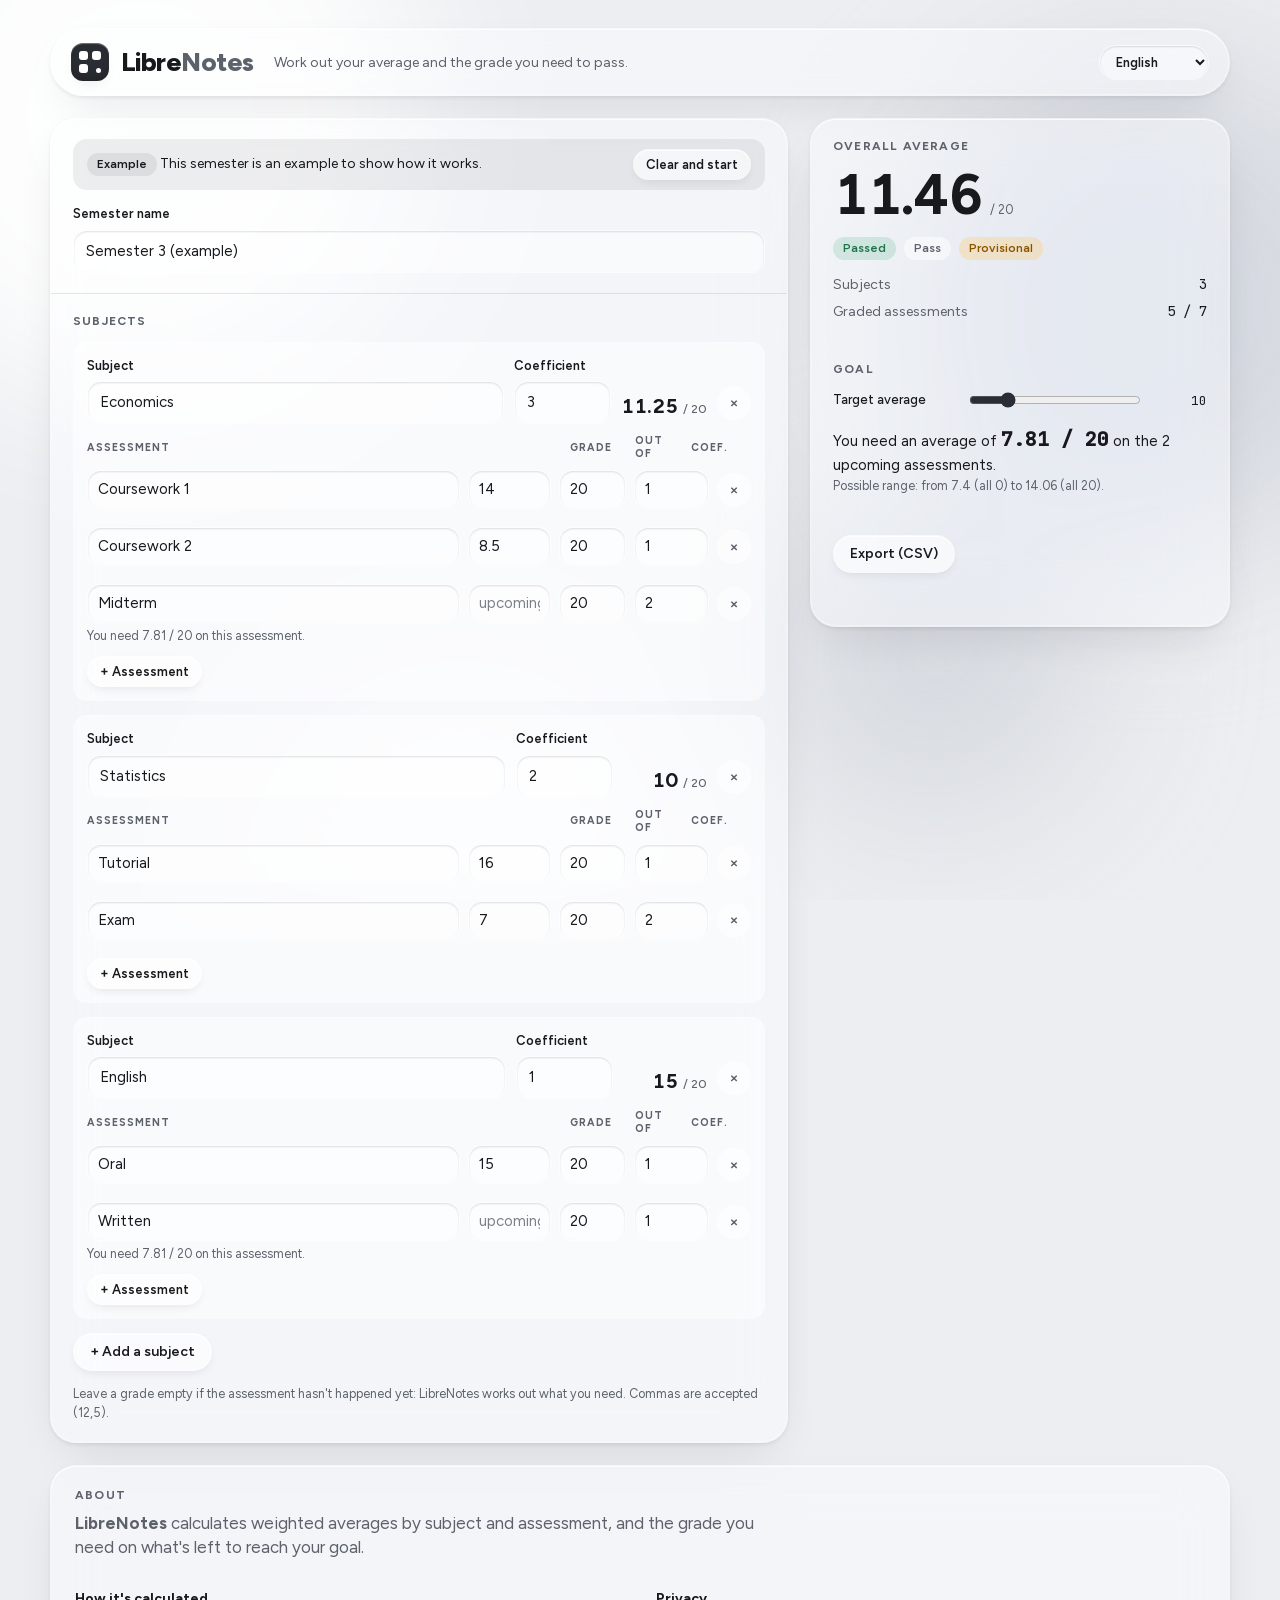
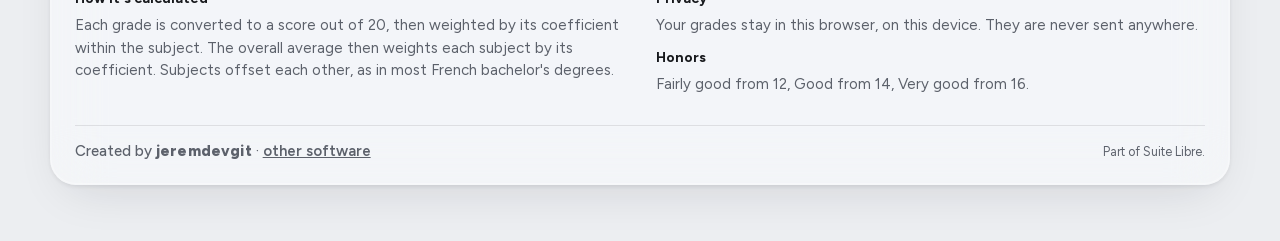
<file: librenotes/index.html>
<!doctype html>
<html lang="fr">
<head>
<meta charset="utf-8">
<meta http-equiv="Content-Security-Policy" content="default-src 'self'; script-src 'self'; style-src 'self' 'unsafe-inline'; img-src 'self' data: blob:; font-src 'self'; connect-src 'self' data: blob:; base-uri 'none'; form-action 'none'; object-src 'none'">
<meta name="referrer" content="no-referrer">
<meta name="viewport" content="width=device-width, initial-scale=1, viewport-fit=cover">
<title>LibreNotes</title>
<link rel="icon" href="librenotes.svg" type="image/svg+xml">
<link rel="apple-touch-icon" href="librenotes.svg">
<meta name="theme-color" content="#eceef1" media="(prefers-color-scheme: light)">
<meta name="theme-color" content="#111214" media="(prefers-color-scheme: dark)">
<style>
@font-face{font-family:'Figtree';font-style:normal;font-weight:400 800;font-display:swap;src:url(fonts/figtree-latin.woff2) format('woff2');unicode-range:U+0000-00FF, U+0131, U+0152-0153, U+02BB-02BC, U+02C6, U+02DA, U+02DC, U+0304, U+0308, U+0329, U+2000-206F, U+20AC, U+2122, U+2191, U+2193, U+2212, U+2215, U+FEFF, U+FFFD}
@font-face{font-family:'JetBrains Mono';font-style:normal;font-weight:400 500;font-display:swap;src:url(fonts/jetbrains-mono-latin.woff2) format('woff2');unicode-range:U+0000-00FF, U+0131, U+0152-0153, U+02BB-02BC, U+02C6, U+02DA, U+02DC, U+0304, U+0308, U+0329, U+2000-206F, U+20AC, U+2122, U+2191, U+2193, U+2212, U+2215, U+FEFF, U+FFFD}
</style>
<style>
/* Layout: plaques de verre liquide flottant au-dessus d'un fond de lumière colorée ; réglages à gauche, épreuve épinglée à droite (empilés sur mobile, épreuve en premier) */
:root {
  --ground: #eceef1;
  --blob-1: #ffffff;
  --blob-2: #d3d7de;
  --blob-3: #f7f8fa;
  --blob-4: #c6cbd3;
  --glass: rgba(255, 255, 255, 0.42);
  --glass-strong: rgba(255, 255, 255, 0.62);
  --glass-field: rgba(255, 255, 255, 0.5);
  --glass-edge: rgba(255, 255, 255, 0.75);
  --glass-edge-low: rgba(255, 255, 255, 0.18);
  --glass-shadow: rgba(20, 24, 32, 0.14);
  --ink: #17191d;
  --ink-soft: #5c616b;
  --rule: rgba(20, 24, 32, 0.1);
  --accent: #2a2d33;
  --accent-2: #2a2d33;
  --accent-ink: #ffffff;
  --accent-wash: rgba(20, 24, 32, 0.07);
  --warn: #8a5300;
  --warn-wash: rgba(255, 196, 92, 0.28);
  --bad: #b3261e;
  --bad-wash: rgba(255, 120, 110, 0.22);
  --checker: rgba(20, 24, 32, 0.06);
  --plate: #ffffff;
  --f-display: "Figtree", "SF Pro Display", -apple-system, system-ui, sans-serif;
  --f-body: "Figtree", "SF Pro Text", -apple-system, system-ui, sans-serif;
  --f-mono: "JetBrains Mono", ui-monospace, "SF Mono", Menlo, monospace;
  --r: 14px;
  --r-lg: 26px;
}
@media (prefers-color-scheme: dark) {
  :root:not([data-theme="light"]) {
    --ground: #111214; --blob-1: #3a3d44; --blob-2: #24262b; --blob-3: #2e3036; --blob-4: #1c1d21;
    --glass: rgba(40, 42, 48, 0.45); --glass-strong: rgba(58, 61, 68, 0.6); --glass-field: rgba(0, 0, 0, 0.28);
    --glass-edge: rgba(255, 255, 255, 0.22); --glass-edge-low: rgba(255, 255, 255, 0.05); --glass-shadow: rgba(0, 0, 0, 0.45);
    --ink: #eceef1; --ink-soft: #a3a8b1; --rule: rgba(255, 255, 255, 0.09);
    --accent: #e8eaee; --accent-2: #e8eaee; --accent-ink: #111214; --accent-wash: rgba(255, 255, 255, 0.08);
    --warn: #ffcf7a; --warn-wash: rgba(255, 190, 80, 0.14); --bad: #ff9a90; --bad-wash: rgba(255, 110, 100, 0.16);
    --checker: rgba(20, 24, 32, 0.06); --plate: #ffffff;
    color-scheme: dark;
  }
}
:root[data-theme="dark"] {
  --ground: #111214; --blob-1: #3a3d44; --blob-2: #24262b; --blob-3: #2e3036; --blob-4: #1c1d21;
  --glass: rgba(40, 42, 48, 0.45); --glass-strong: rgba(58, 61, 68, 0.6); --glass-field: rgba(0, 0, 0, 0.28);
  --glass-edge: rgba(255, 255, 255, 0.22); --glass-edge-low: rgba(255, 255, 255, 0.05); --glass-shadow: rgba(0, 0, 0, 0.45);
  --ink: #eceef1; --ink-soft: #a3a8b1; --rule: rgba(255, 255, 255, 0.09);
  --accent: #e8eaee; --accent-2: #e8eaee; --accent-ink: #111214; --accent-wash: rgba(255, 255, 255, 0.08);
  --warn: #ffcf7a; --warn-wash: rgba(255, 190, 80, 0.14); --bad: #ff9a90; --bad-wash: rgba(255, 110, 100, 0.16);
  --checker: rgba(20, 24, 32, 0.06); --plate: #ffffff;
  color-scheme: dark;
}
* { box-sizing: border-box; }
html { min-height: 100%; }
body {
  background: var(--ground); color: var(--ink); font: 15px/1.5 var(--f-body);
  padding-left: max(16px, env(safe-area-inset-left, 0px));
  padding-right: max(16px, env(safe-area-inset-right, 0px));
  padding-block: 28px 56px; min-height: 100%; position: relative;
}
/* Fond lumineux derrière le verre */
.aura { position: fixed; inset: 0; z-index: 0; overflow: hidden; pointer-events: none; }
.aura i { position: absolute; border-radius: 50%; filter: blur(80px); opacity: 0.9; }
.aura i:nth-child(1) { width: 46vmax; height: 46vmax; left: -12vmax; top: -14vmax; background: var(--blob-1); }
.aura i:nth-child(2) { width: 40vmax; height: 40vmax; right: -10vmax; top: 4vmax; background: var(--blob-2); }
.aura i:nth-child(3) { width: 36vmax; height: 36vmax; left: 18vmax; bottom: -16vmax; background: var(--blob-3); }
.aura i:nth-child(4) { width: 26vmax; height: 26vmax; right: 14vmax; bottom: 6vmax; background: var(--blob-4); opacity: 0.55; }
@media (prefers-reduced-motion: no-preference) {
  .aura i { animation: drift 26s ease-in-out infinite alternate; }
  .aura i:nth-child(2) { animation-duration: 32s; animation-delay: -8s; }
  .aura i:nth-child(3) { animation-duration: 38s; animation-delay: -14s; }
  .aura i:nth-child(4) { animation-duration: 22s; animation-delay: -4s; }
  @keyframes drift { from { transform: translate(0, 0) scale(1); } to { transform: translate(4vmax, 3vmax) scale(1.08); } }
}

/* Verre liquide : flou + saturation, liseré spéculaire en haut, reflet bas, ombre portée douce */
.glass {
  background: var(--glass);
  -webkit-backdrop-filter: blur(28px) saturate(180%);
  backdrop-filter: blur(28px) saturate(180%);
  border: 1px solid var(--glass-edge-low);
  box-shadow:
    inset 0 1px 0 var(--glass-edge),
    inset 0 -1px 0 var(--glass-edge-low),
    inset 0 0 0 1px var(--glass-edge-low),
    0 18px 50px -18px var(--glass-shadow),
    0 2px 6px -2px var(--glass-shadow);
}

.wrap { position: relative; z-index: 1; max-width: 1180px; margin: 0 auto; display: flex; flex-direction: column; gap: 22px; }
header.top { display: flex; flex-wrap: wrap; align-items: center; justify-content: space-between; gap: 12px 20px;
  padding: 14px 20px; border-radius: 999px; }
.brand { display: flex; align-items: center; gap: 12px; }
h1 { font: 800 26px/1 var(--f-display); margin: 0; letter-spacing: -0.02em; }
h1 b { font-weight: 800; color: var(--ink-soft); }
.drop-mark { width: 38px; height: 38px; border-radius: 12px; flex: none; position: relative;
  background: var(--accent);
  box-shadow: inset 0 1px 1px rgba(255,255,255,.35), inset 0 -6px 10px rgba(0,0,0,.18), 0 6px 16px -8px var(--glass-shadow); }
.drop-mark::before, .drop-mark::after { content: ""; position: absolute; background: var(--accent-ink); border-radius: 3px; }
.drop-mark::before { left: 8px; top: 8px; width: 9px; height: 9px; box-shadow: 13px 0 0 var(--accent-ink), 0 13px 0 var(--accent-ink); }
.drop-mark::after { right: 8px; bottom: 8px; width: 5px; height: 5px; border-radius: 50%; }
.lede { margin: 0; color: var(--ink-soft); font-size: 14px; }

.grid { display: grid; grid-template-columns: minmax(0, 1fr) minmax(0, 420px); gap: 22px; align-items: start; }
@media (max-width: 860px) { .grid { grid-template-columns: minmax(0, 1fr); } .proof { order: -1; position: static !important; } header.top { border-radius: var(--r-lg); } }

.panel { border-radius: var(--r-lg); min-width: 0; }
.stack { display: flex; flex-direction: column; gap: 14px; }
.section { padding: 20px 22px; border-top: 1px solid var(--rule); display: flex; flex-direction: column; gap: 14px; }
.section:first-child { border-top: 0; }
h2 { font: 700 12px/1.2 var(--f-display); text-transform: uppercase; letter-spacing: 0.1em; margin: 0; color: var(--ink-soft); }

/* Onglets façon pastilles de verre */
.tabs { display: flex; flex-wrap: wrap; gap: 6px; padding: 5px; border-radius: 999px; background: var(--glass-field);
  box-shadow: inset 0 1px 3px var(--glass-shadow); }
.tab { font: 600 13.5px/1 var(--f-body); padding: 9px 13px; border-radius: 999px; border: 0;
  background: transparent; color: var(--ink); cursor: pointer; }
.tab:hover { background: var(--accent-wash); }
.tab[aria-selected="true"] { background: var(--glass-strong); color: var(--accent);
  box-shadow: inset 0 1px 0 var(--glass-edge), 0 4px 12px -4px var(--glass-shadow); }
.tab:focus-visible, button:focus-visible, input:focus-visible, select:focus-visible, textarea:focus-visible, summary:focus-visible, label.btn:focus-within {
  outline: 2px solid var(--accent); outline-offset: 2px; }

.fields { display: grid; grid-template-columns: repeat(2, minmax(0, 1fr)); gap: 12px 14px; }
.fields .full { grid-column: 1 / -1; }
@media (max-width: 520px) { .fields { grid-template-columns: minmax(0, 1fr); } }
label.f { display: flex; flex-direction: column; gap: 6px; min-width: 0; }
label.f > span { font-size: 13px; font-weight: 600; }
label.f > small, .hint { font-size: 12.5px; color: var(--ink-soft); }
input[type="text"], input[type="url"], input[type="email"], input[type="tel"], input[type="number"], input[type="password"], select, textarea {
  width: 100%; font: 15px/1.4 var(--f-body); color: var(--ink); background: var(--glass-field);
  border: 1px solid var(--glass-edge-low); border-radius: var(--r); padding: 10px 12px;
  box-shadow: inset 0 1px 2px var(--glass-shadow); }
input:focus, select:focus, textarea:focus { background: var(--glass-strong); }
textarea { resize: vertical; min-height: 96px; }
input::placeholder, textarea::placeholder { color: var(--ink-soft); opacity: 0.8; }
.check { display: flex; align-items: center; gap: 8px; font-size: 14px; cursor: pointer; }
.check input { width: 17px; height: 17px; accent-color: var(--accent); }

.row { display: flex; flex-wrap: wrap; gap: 12px 18px; align-items: center; }
.color { display: flex; align-items: center; gap: 8px; font-size: 13px; font-weight: 500; }
.color input[type="color"] { width: 40px; height: 40px; padding: 3px; border: 1px solid var(--glass-edge-low); border-radius: 50%;
  background: var(--glass-strong); cursor: pointer; box-shadow: inset 0 1px 0 var(--glass-edge), 0 3px 8px -3px var(--glass-shadow); }
.color input[type="color"]::-webkit-color-swatch-wrapper { padding: 0; }
.color input[type="color"]::-webkit-color-swatch { border: 0; border-radius: 50%; }
.color input[type="color"]::-moz-color-swatch { border: 0; border-radius: 50%; }
.color input:disabled { opacity: .4; }
.color code { font: 12px var(--f-mono); color: var(--ink-soft); }
.range { display: grid; grid-template-columns: 9.5em minmax(0, 1fr) 4.5em; align-items: center; gap: 10px; font-size: 13px; font-weight: 500; }
.range input { width: 100%; accent-color: var(--accent); }
.range output { font: 12.5px var(--f-mono); text-align: right; font-variant-numeric: tabular-nums; }

.swatches { display: flex; flex-wrap: wrap; gap: 8px; }
.sw { width: 32px; height: 32px; border-radius: 50%; border: 0; cursor: pointer; padding: 0; position: relative; overflow: hidden;
  box-shadow: inset 0 0 0 1px var(--rule), 0 3px 8px -3px var(--glass-shadow); }
.sw i { position: absolute; inset: 0; }
.sw i + i { clip-path: polygon(100% 0, 100% 100%, 0 100%); }
.sw::after { content: ""; position: absolute; inset: 0; border-radius: 50%; background: linear-gradient(160deg, rgba(255,255,255,.55), transparent 45%); }

.shapes { display: flex; flex-wrap: wrap; gap: 8px; }
.shape { display: flex; flex-direction: column; align-items: center; gap: 4px; padding: 9px 6px 7px; width: 80px;
  border: 1px solid var(--glass-edge-low); border-radius: var(--r); background: var(--glass-field); color: var(--ink);
  cursor: pointer; font: 500 12px var(--f-body); }
.shape svg { width: 30px; height: 30px; fill: currentColor; }
.shape:hover { background: var(--accent-wash); }
.shape[aria-pressed="true"] { background: var(--glass-strong); color: var(--accent); border-color: var(--accent);
  box-shadow: inset 0 1px 0 var(--glass-edge), 0 6px 14px -8px var(--glass-shadow); }

details.more summary { cursor: pointer; font: 700 12px var(--f-display); text-transform: uppercase; letter-spacing: 0.1em; color: var(--ink-soft); list-style: none; }
details.more summary::-webkit-details-marker { display: none; }
details.more summary::before { content: "+ "; color: var(--accent); }
details.more[open] summary::before { content: "– "; }
details.more > div { display: flex; flex-direction: column; gap: 14px; margin-top: 14px; }

.drop { display: flex; flex-wrap: wrap; align-items: center; gap: 12px; padding: 12px; border: 1.5px dashed var(--rule); border-radius: var(--r); background: var(--glass-field); }
.drop.over { border-color: var(--accent); background: var(--accent-wash); }
.drop .thumb { width: 52px; height: 52px; border-radius: 12px; flex: none; background: var(--checker); display: grid; place-items: center; overflow: hidden; }
.drop .thumb img { max-width: 100%; max-height: 100%; }
.drop .txt { flex: 1; min-width: 10em; font-size: 13px; color: var(--ink-soft); overflow-wrap: anywhere; }

.btn { font: 600 14px/1 var(--f-body); padding: 11px 16px; border-radius: 999px; border: 1px solid var(--glass-edge-low);
  background: var(--glass-strong); color: var(--ink); cursor: pointer;
  box-shadow: inset 0 1px 0 var(--glass-edge), 0 4px 12px -5px var(--glass-shadow); }
.btn:hover { color: var(--accent); }
.btn.primary { background: var(--accent); border-color: transparent; color: var(--accent-ink);
  box-shadow: inset 0 1px 0 rgba(255,255,255,.25), 0 8px 20px -10px var(--glass-shadow); }
.btn.primary:hover { color: var(--accent-ink); filter: brightness(1.12); }
.btn.small { padding: 8px 12px; font-size: 13px; }

/* Épreuve */
.proof { position: sticky; top: calc(env(safe-area-inset-top, 0px) + 16px); overflow: hidden; }
.stage { padding: 22px; display: grid; place-items: center; }
.plate { width: 100%; max-width: 340px; aspect-ratio: 1; border-radius: 20px; padding: 0; overflow: hidden;
  background-color: var(--plate);
  background-image: linear-gradient(45deg, var(--checker) 25%, transparent 25%, transparent 75%, var(--checker) 75%),
                    linear-gradient(45deg, var(--checker) 25%, transparent 25%, transparent 75%, var(--checker) 75%);
  background-size: 16px 16px; background-position: 0 0, 8px 8px;
  box-shadow: 0 20px 40px -20px var(--glass-shadow), 0 0 0 1px var(--rule); }
#qr { width: 100%; height: 100%; display: grid; place-items: center; }
#qr canvas, #qr svg { width: 100% !important; height: auto !important; max-width: 100%; display: block; }
.err { width: calc(100% - 24px); padding: 16px; border-radius: var(--r); background: var(--bad-wash); color: var(--bad); font-size: 14px; text-align: center; }
.specs { display: grid; grid-template-columns: repeat(3, minmax(0, 1fr)); gap: 8px; margin: 0; padding: 0 22px; }
.specs div { background: var(--glass-field); border-radius: var(--r); padding: 9px 12px; min-width: 0; box-shadow: inset 0 1px 0 var(--glass-edge-low); }
.specs dt { font-size: 10.5px; font-weight: 700; text-transform: uppercase; letter-spacing: 0.1em; color: var(--ink-soft); }
.specs dd { margin: 2px 0 0; font: 500 14px var(--f-mono); font-variant-numeric: tabular-nums; overflow-wrap: anywhere; }
.proof > .section { border-top: 0; }
.payload { font: 12px/1.5 var(--f-mono); background: var(--glass-field); border: 1px solid var(--glass-edge-low); border-radius: var(--r); padding: 10px 12px; max-height: 120px; overflow: auto; white-space: pre-wrap; overflow-wrap: anywhere; margin: 0; box-shadow: inset 0 1px 2px var(--glass-shadow); }
.notes { display: flex; flex-direction: column; gap: 6px; }
.notes:empty { display: none; }
.note { font-size: 13px; padding: 9px 12px; border-radius: var(--r); background: var(--warn-wash); color: var(--warn); }
.note.bad { background: var(--bad-wash); color: var(--bad); }
.export-out { display: flex; flex-direction: column; gap: 10px; align-items: center; }
.export-out img { max-width: 220px; width: 100%; border-radius: 14px; background: var(--plate); box-shadow: 0 0 0 1px var(--rule), 0 10px 24px -12px var(--glass-shadow); }
.toast { font-size: 13px; font-weight: 500; color: var(--accent); min-height: 1.4em; }
@media (prefers-reduced-motion: no-preference) { .tab, .btn, .shape, input, select, textarea { transition: background-color .2s, color .2s, box-shadow .2s, border-color .2s; } }
.about { padding: 22px 24px; display: flex; flex-direction: column; gap: 18px; }
.about-head { display: flex; flex-direction: column; gap: 8px; }
.about-lede { margin: 0; font-size: 17px; line-height: 1.45; max-width: 60ch; text-wrap: pretty; }
.about-cols { display: grid; grid-template-columns: repeat(2, minmax(0, 1fr)); gap: 18px 32px; }
@media (max-width: 700px) { .about-cols { grid-template-columns: minmax(0, 1fr); } }
.about h3 { font: 700 14px/1.3 var(--f-display); margin: 0 0 6px; }
.about p, .about ul { margin: 0 0 12px; color: var(--ink-soft); max-width: 62ch; }
.about ul { padding-left: 1.1em; display: flex; flex-direction: column; gap: 4px; }
.about-foot { display: flex; flex-wrap: wrap; align-items: baseline; justify-content: space-between; gap: 6px 20px; padding-top: 16px; border-top: 1px solid var(--rule); }
.about-foot p { margin: 0; }
.credit { font: 500 15px var(--f-display); color: var(--ink); }
.credit b { font-weight: 800; letter-spacing: 0.01em; }
.credit a { color: inherit; font-weight: 600; }
@supports not ((backdrop-filter: blur(1px)) or (-webkit-backdrop-filter: blur(1px))) { .glass { background: var(--glass-strong); } }
/* Ajouts communs à la suite Libre : couleurs d'état et composants partagés */
:root { --good: #1d7448; --good-wash: rgba(40, 160, 100, 0.16); }
@media (prefers-color-scheme: dark) { :root:not([data-theme="light"]) { --good: #7fd8a6; --good-wash: rgba(90, 200, 140, 0.14); } }
:root[data-theme="dark"] { --good: #7fd8a6; --good-wash: rgba(90, 200, 140, 0.14); }

.chip { display: inline-flex; align-items: center; gap: 6px; padding: 4px 10px; border-radius: 999px; font: 600 12px/1.2 var(--f-body);
  background: var(--glass-field); color: var(--ink-soft); white-space: nowrap; }
.chip.good { background: var(--good-wash); color: var(--good); }
.chip.warn { background: var(--warn-wash); color: var(--warn); }
.chip.bad { background: var(--bad-wash); color: var(--bad); }
.chip.ex { background: var(--accent-wash); color: var(--ink); }
.big { font: 700 44px/1 var(--f-display); letter-spacing: -0.02em; font-variant-numeric: tabular-nums; }
.mono { font-family: var(--f-mono); font-variant-numeric: tabular-nums; }
.tablewrap { overflow-x: auto; }
table.t { width: 100%; border-collapse: collapse; font-size: 14px; }
table.t th { text-align: left; font: 700 11px/1.2 var(--f-display); text-transform: uppercase; letter-spacing: .1em; color: var(--ink-soft); padding: 6px 8px; }
table.t td { padding: 7px 8px; border-top: 1px solid var(--rule); vertical-align: middle; }
table.t td.num { text-align: right; font-family: var(--f-mono); font-variant-numeric: tabular-nums; }
.iconbtn { width: 34px; height: 34px; display: inline-grid; place-items: center; border-radius: 50%; border: 1px solid var(--glass-edge-low);
  background: var(--glass-field); color: var(--ink-soft); cursor: pointer; font: 600 16px/1 var(--f-body); flex: none; }
.iconbtn:hover { color: var(--ink); background: var(--glass-strong); }
.meter { height: 8px; border-radius: 999px; background: var(--glass-field); overflow: hidden; box-shadow: inset 0 1px 2px var(--glass-shadow); }
.meter > i { display: block; height: 100%; border-radius: 999px; background: var(--ink-soft); }
.meter.good > i { background: var(--good); } .meter.warn > i { background: var(--warn); } .meter.bad > i { background: var(--bad); }
.kv { display: grid; grid-template-columns: auto minmax(0, 1fr); gap: 6px 14px; margin: 0; font-size: 14px; }
.kv dt { color: var(--ink-soft); }
.kv dd { margin: 0; font-family: var(--f-mono); font-variant-numeric: tabular-nums; text-align: right; overflow-wrap: anywhere; }
.empty { padding: 18px; border-radius: var(--r); border: 1.5px dashed var(--rule); color: var(--ink-soft); text-align: center; font-size: 14px; }
</style>
<style>
/* Menu des langues */
.langues { margin-left: auto; }
.langue { font: 600 13px/1 var(--f-body); color: var(--ink); background: var(--glass-field); border: 1px solid var(--glass-edge-low); border-radius: 999px; padding: 8px 12px; cursor: pointer; box-shadow: inset 0 1px 2px var(--glass-shadow); }
</style>
<style>:root{color-scheme:light}body{margin:0}[hidden]{display:none!important}img{max-width:100%}</style>
</head>
<body>

<script src="commun.js"></script>
<style>
.ues { display: flex; flex-direction: column; gap: 14px; }
.ue { border-radius: var(--r); background: var(--glass-field); box-shadow: inset 0 1px 0 var(--glass-edge-low); padding: 14px; display: flex; flex-direction: column; gap: 10px; }
.ue-head { display: grid; grid-template-columns: minmax(0, 1fr) 6.5em auto auto; gap: 10px; align-items: end; }
.ue-head .avg { font: 700 20px/1 var(--f-display); font-variant-numeric: tabular-nums; text-align: right; min-width: 4.2em; padding-bottom: 8px; }
.ue-head .avg small { font: 500 12px var(--f-body); color: var(--ink-soft); }
.ev { display: grid; grid-template-columns: minmax(0, 1fr) 5.5em 4.5em 5em auto; gap: 8px; align-items: center; }
.ev-labels { font: 700 10.5px var(--f-display); text-transform: uppercase; letter-spacing: .1em; color: var(--ink-soft); }
.ev input { padding: 8px 10px !important; }
.ev .need { grid-column: 1 / -1; font-size: 12.5px; color: var(--ink-soft); margin-top: -4px; }
@media (max-width: 560px) {
  .ue-head { grid-template-columns: minmax(0, 1fr) 5.5em auto; }
  .ue-head .avg { grid-column: 1 / -1; text-align: left; padding: 0; }
  .ev { grid-template-columns: minmax(0, 1fr) 4.6em 4em 4.4em auto; gap: 6px; }
}
.add { align-self: flex-start; }
.score { display: flex; align-items: baseline; gap: 8px; }
.score .big { font-size: 56px; }
.banner { display: flex; flex-wrap: wrap; align-items: center; justify-content: space-between; gap: 10px; padding: 10px 14px; border-radius: var(--r); background: var(--accent-wash); font-size: 14px; }
</style>

<div class="aura" aria-hidden="true"><i></i><i></i><i></i><i></i></div>
<div class="wrap">
  <header class="top glass">
    <div class="brand"><span class="drop-mark" aria-hidden="true"></span><h1 data-brut>Libre<b>Notes</b></h1></div>
    <p class="lede">Calcule ta moyenne et la note qu’il te faut pour valider.</p>
    <span class="langues" data-langues></span>
  </header>

  <div class="grid">
    <div class="panel glass">
      <section class="section">
        <div class="banner" id="example" hidden>
          <span><span class="chip ex">Exemple</span> Ce semestre est un exemple pour montrer le fonctionnement.</span>
          <button class="btn small" id="start">Vider et commencer</button>
        </div>
        <div class="row" style="justify-content:space-between">
          <label class="f" style="flex:1;min-width:12em"><span>Nom du semestre</span><input type="text" id="title"></label>
        </div>
      </section>
      <section class="section">
        <h2>Matières</h2>
        <div class="ues" id="ues"></div>
        <button class="btn add" id="add-ue">+ Ajouter une matière</button>
        <p class="hint" style="margin:0">Laisse une note vide si l’évaluation n’a pas encore eu lieu : LibreNotes calcule ce qu’il te faut. Les virgules sont acceptées (12,5).</p>
      </section>
    </div>

    <aside class="panel proof glass" aria-label="Résultat">
      <section class="section">
        <h2>Moyenne générale</h2>
        <div class="score"><span class="big" id="avg">–</span><span class="hint">/ 20</span></div>
        <div class="row" style="gap:8px" id="status"></div>
        <dl class="kv" id="facts"></dl>
      </section>
      <section class="section">
        <h2>Objectif</h2>
        <div class="range"><label for="target">Moyenne visée</label><input type="range" id="target" min="8" max="18" step="0.5" value="10"><output id="target-o"></output></div>
        <div id="need"></div>
      </section>
      <section class="section">
        <div class="row">
          <button class="btn" id="export">Exporter (CSV)</button>
          <button class="btn" id="reset" hidden>Recharger l’exemple</button>
        </div>
        <div class="toast" id="toast" role="status"></div>
      </section>
    </aside>
  </div>

  <section class="panel glass about" id="a-propos" aria-labelledby="about-title">
    <div class="about-head">
      <h2 id="about-title">À propos</h2>
      <p class="about-lede"><b>LibreNotes</b> calcule des moyennes pondérées par matière et par évaluation, et la note à obtenir sur ce qui reste pour atteindre ton objectif.</p>
    </div>
    <div class="about-cols">
      <div>
        <h3>Le calcul</h3>
        <p>Chaque note est ramenée sur 20, puis pondérée par son coefficient dans la matière. La moyenne générale pondère ensuite chaque matière par son coefficient. Les matières se compensent entre elles, comme dans la plupart des licences.</p>
      </div>
      <div>
        <h3>Confidentialité</h3>
        <p>Tes notes restent dans ce navigateur, sur cet appareil. Elles ne sont envoyées nulle part.</p>
        <h3>Mentions</h3>
        <p>Assez bien dès 12, Bien dès 14, Très bien dès 16.</p>
      </div>
    </div>
    <footer class="about-foot">
      <p class="credit">Imaginé par <b>jeremdevgit</b> · <a href="https://github.com/jeremdevgit" rel="noopener">ses autres logiciels</a></p>
      <p class="hint">Fait partie de la Suite Libre.</p>
    </footer>
  </section>
</div>

<script src="textes.js"></script>
<script src="langue.js"></script>
<script src="librenotes.js"></script>

</body>
</html>
</file>
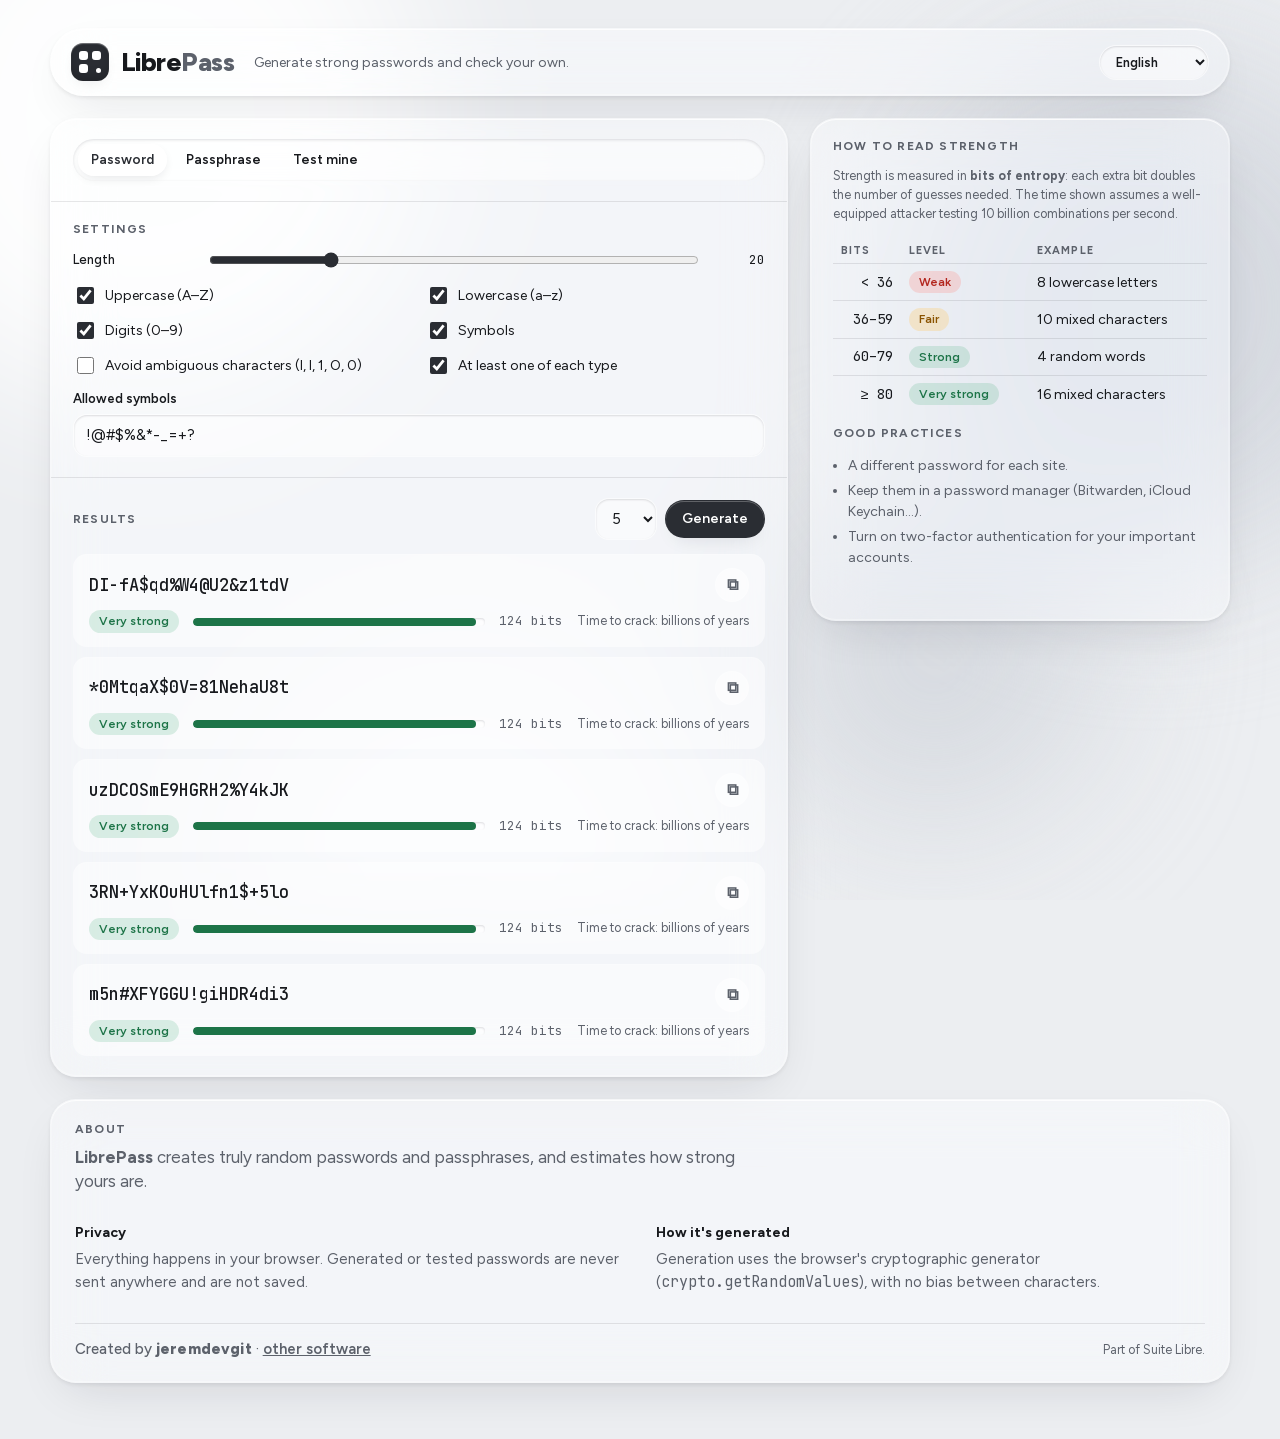
<file: librepass/index.html>
<!doctype html>
<html lang="fr">
<head>
<meta charset="utf-8">
<meta http-equiv="Content-Security-Policy" content="default-src 'self'; script-src 'self'; style-src 'self' 'unsafe-inline'; img-src 'self' data: blob:; font-src 'self'; connect-src 'self' data: blob:; base-uri 'none'; form-action 'none'; object-src 'none'">
<meta name="referrer" content="no-referrer">
<meta name="viewport" content="width=device-width, initial-scale=1, viewport-fit=cover">
<title>LibrePass</title>
<link rel="icon" href="librepass.svg" type="image/svg+xml">
<link rel="apple-touch-icon" href="librepass.svg">
<meta name="theme-color" content="#eceef1" media="(prefers-color-scheme: light)">
<meta name="theme-color" content="#111214" media="(prefers-color-scheme: dark)">
<style>
@font-face{font-family:'Figtree';font-style:normal;font-weight:400 800;font-display:swap;src:url(fonts/figtree-latin.woff2) format('woff2');unicode-range:U+0000-00FF, U+0131, U+0152-0153, U+02BB-02BC, U+02C6, U+02DA, U+02DC, U+0304, U+0308, U+0329, U+2000-206F, U+20AC, U+2122, U+2191, U+2193, U+2212, U+2215, U+FEFF, U+FFFD}
@font-face{font-family:'JetBrains Mono';font-style:normal;font-weight:400 500;font-display:swap;src:url(fonts/jetbrains-mono-latin.woff2) format('woff2');unicode-range:U+0000-00FF, U+0131, U+0152-0153, U+02BB-02BC, U+02C6, U+02DA, U+02DC, U+0304, U+0308, U+0329, U+2000-206F, U+20AC, U+2122, U+2191, U+2193, U+2212, U+2215, U+FEFF, U+FFFD}
</style>
<style>
/* Layout: plaques de verre liquide flottant au-dessus d'un fond de lumière colorée ; réglages à gauche, épreuve épinglée à droite (empilés sur mobile, épreuve en premier) */
:root {
  --ground: #eceef1;
  --blob-1: #ffffff;
  --blob-2: #d3d7de;
  --blob-3: #f7f8fa;
  --blob-4: #c6cbd3;
  --glass: rgba(255, 255, 255, 0.42);
  --glass-strong: rgba(255, 255, 255, 0.62);
  --glass-field: rgba(255, 255, 255, 0.5);
  --glass-edge: rgba(255, 255, 255, 0.75);
  --glass-edge-low: rgba(255, 255, 255, 0.18);
  --glass-shadow: rgba(20, 24, 32, 0.14);
  --ink: #17191d;
  --ink-soft: #5c616b;
  --rule: rgba(20, 24, 32, 0.1);
  --accent: #2a2d33;
  --accent-2: #2a2d33;
  --accent-ink: #ffffff;
  --accent-wash: rgba(20, 24, 32, 0.07);
  --warn: #8a5300;
  --warn-wash: rgba(255, 196, 92, 0.28);
  --bad: #b3261e;
  --bad-wash: rgba(255, 120, 110, 0.22);
  --checker: rgba(20, 24, 32, 0.06);
  --plate: #ffffff;
  --f-display: "Figtree", "SF Pro Display", -apple-system, system-ui, sans-serif;
  --f-body: "Figtree", "SF Pro Text", -apple-system, system-ui, sans-serif;
  --f-mono: "JetBrains Mono", ui-monospace, "SF Mono", Menlo, monospace;
  --r: 14px;
  --r-lg: 26px;
}
@media (prefers-color-scheme: dark) {
  :root:not([data-theme="light"]) {
    --ground: #111214; --blob-1: #3a3d44; --blob-2: #24262b; --blob-3: #2e3036; --blob-4: #1c1d21;
    --glass: rgba(40, 42, 48, 0.45); --glass-strong: rgba(58, 61, 68, 0.6); --glass-field: rgba(0, 0, 0, 0.28);
    --glass-edge: rgba(255, 255, 255, 0.22); --glass-edge-low: rgba(255, 255, 255, 0.05); --glass-shadow: rgba(0, 0, 0, 0.45);
    --ink: #eceef1; --ink-soft: #a3a8b1; --rule: rgba(255, 255, 255, 0.09);
    --accent: #e8eaee; --accent-2: #e8eaee; --accent-ink: #111214; --accent-wash: rgba(255, 255, 255, 0.08);
    --warn: #ffcf7a; --warn-wash: rgba(255, 190, 80, 0.14); --bad: #ff9a90; --bad-wash: rgba(255, 110, 100, 0.16);
    --checker: rgba(20, 24, 32, 0.06); --plate: #ffffff;
    color-scheme: dark;
  }
}
:root[data-theme="dark"] {
  --ground: #111214; --blob-1: #3a3d44; --blob-2: #24262b; --blob-3: #2e3036; --blob-4: #1c1d21;
  --glass: rgba(40, 42, 48, 0.45); --glass-strong: rgba(58, 61, 68, 0.6); --glass-field: rgba(0, 0, 0, 0.28);
  --glass-edge: rgba(255, 255, 255, 0.22); --glass-edge-low: rgba(255, 255, 255, 0.05); --glass-shadow: rgba(0, 0, 0, 0.45);
  --ink: #eceef1; --ink-soft: #a3a8b1; --rule: rgba(255, 255, 255, 0.09);
  --accent: #e8eaee; --accent-2: #e8eaee; --accent-ink: #111214; --accent-wash: rgba(255, 255, 255, 0.08);
  --warn: #ffcf7a; --warn-wash: rgba(255, 190, 80, 0.14); --bad: #ff9a90; --bad-wash: rgba(255, 110, 100, 0.16);
  --checker: rgba(20, 24, 32, 0.06); --plate: #ffffff;
  color-scheme: dark;
}
* { box-sizing: border-box; }
html { min-height: 100%; }
body {
  background: var(--ground); color: var(--ink); font: 15px/1.5 var(--f-body);
  padding-left: max(16px, env(safe-area-inset-left, 0px));
  padding-right: max(16px, env(safe-area-inset-right, 0px));
  padding-block: 28px 56px; min-height: 100%; position: relative;
}
/* Fond lumineux derrière le verre */
.aura { position: fixed; inset: 0; z-index: 0; overflow: hidden; pointer-events: none; }
.aura i { position: absolute; border-radius: 50%; filter: blur(80px); opacity: 0.9; }
.aura i:nth-child(1) { width: 46vmax; height: 46vmax; left: -12vmax; top: -14vmax; background: var(--blob-1); }
.aura i:nth-child(2) { width: 40vmax; height: 40vmax; right: -10vmax; top: 4vmax; background: var(--blob-2); }
.aura i:nth-child(3) { width: 36vmax; height: 36vmax; left: 18vmax; bottom: -16vmax; background: var(--blob-3); }
.aura i:nth-child(4) { width: 26vmax; height: 26vmax; right: 14vmax; bottom: 6vmax; background: var(--blob-4); opacity: 0.55; }
@media (prefers-reduced-motion: no-preference) {
  .aura i { animation: drift 26s ease-in-out infinite alternate; }
  .aura i:nth-child(2) { animation-duration: 32s; animation-delay: -8s; }
  .aura i:nth-child(3) { animation-duration: 38s; animation-delay: -14s; }
  .aura i:nth-child(4) { animation-duration: 22s; animation-delay: -4s; }
  @keyframes drift { from { transform: translate(0, 0) scale(1); } to { transform: translate(4vmax, 3vmax) scale(1.08); } }
}

/* Verre liquide : flou + saturation, liseré spéculaire en haut, reflet bas, ombre portée douce */
.glass {
  background: var(--glass);
  -webkit-backdrop-filter: blur(28px) saturate(180%);
  backdrop-filter: blur(28px) saturate(180%);
  border: 1px solid var(--glass-edge-low);
  box-shadow:
    inset 0 1px 0 var(--glass-edge),
    inset 0 -1px 0 var(--glass-edge-low),
    inset 0 0 0 1px var(--glass-edge-low),
    0 18px 50px -18px var(--glass-shadow),
    0 2px 6px -2px var(--glass-shadow);
}

.wrap { position: relative; z-index: 1; max-width: 1180px; margin: 0 auto; display: flex; flex-direction: column; gap: 22px; }
header.top { display: flex; flex-wrap: wrap; align-items: center; justify-content: space-between; gap: 12px 20px;
  padding: 14px 20px; border-radius: 999px; }
.brand { display: flex; align-items: center; gap: 12px; }
h1 { font: 800 26px/1 var(--f-display); margin: 0; letter-spacing: -0.02em; }
h1 b { font-weight: 800; color: var(--ink-soft); }
.drop-mark { width: 38px; height: 38px; border-radius: 12px; flex: none; position: relative;
  background: var(--accent);
  box-shadow: inset 0 1px 1px rgba(255,255,255,.35), inset 0 -6px 10px rgba(0,0,0,.18), 0 6px 16px -8px var(--glass-shadow); }
.drop-mark::before, .drop-mark::after { content: ""; position: absolute; background: var(--accent-ink); border-radius: 3px; }
.drop-mark::before { left: 8px; top: 8px; width: 9px; height: 9px; box-shadow: 13px 0 0 var(--accent-ink), 0 13px 0 var(--accent-ink); }
.drop-mark::after { right: 8px; bottom: 8px; width: 5px; height: 5px; border-radius: 50%; }
.lede { margin: 0; color: var(--ink-soft); font-size: 14px; }

.grid { display: grid; grid-template-columns: minmax(0, 1fr) minmax(0, 420px); gap: 22px; align-items: start; }
@media (max-width: 860px) { .grid { grid-template-columns: minmax(0, 1fr); } .proof { order: -1; position: static !important; } header.top { border-radius: var(--r-lg); } }

.panel { border-radius: var(--r-lg); min-width: 0; }
.stack { display: flex; flex-direction: column; gap: 14px; }
.section { padding: 20px 22px; border-top: 1px solid var(--rule); display: flex; flex-direction: column; gap: 14px; }
.section:first-child { border-top: 0; }
h2 { font: 700 12px/1.2 var(--f-display); text-transform: uppercase; letter-spacing: 0.1em; margin: 0; color: var(--ink-soft); }

/* Onglets façon pastilles de verre */
.tabs { display: flex; flex-wrap: wrap; gap: 6px; padding: 5px; border-radius: 999px; background: var(--glass-field);
  box-shadow: inset 0 1px 3px var(--glass-shadow); }
.tab { font: 600 13.5px/1 var(--f-body); padding: 9px 13px; border-radius: 999px; border: 0;
  background: transparent; color: var(--ink); cursor: pointer; }
.tab:hover { background: var(--accent-wash); }
.tab[aria-selected="true"] { background: var(--glass-strong); color: var(--accent);
  box-shadow: inset 0 1px 0 var(--glass-edge), 0 4px 12px -4px var(--glass-shadow); }
.tab:focus-visible, button:focus-visible, input:focus-visible, select:focus-visible, textarea:focus-visible, summary:focus-visible, label.btn:focus-within {
  outline: 2px solid var(--accent); outline-offset: 2px; }

.fields { display: grid; grid-template-columns: repeat(2, minmax(0, 1fr)); gap: 12px 14px; }
.fields .full { grid-column: 1 / -1; }
@media (max-width: 520px) { .fields { grid-template-columns: minmax(0, 1fr); } }
label.f { display: flex; flex-direction: column; gap: 6px; min-width: 0; }
label.f > span { font-size: 13px; font-weight: 600; }
label.f > small, .hint { font-size: 12.5px; color: var(--ink-soft); }
input[type="text"], input[type="url"], input[type="email"], input[type="tel"], input[type="number"], input[type="password"], select, textarea {
  width: 100%; font: 15px/1.4 var(--f-body); color: var(--ink); background: var(--glass-field);
  border: 1px solid var(--glass-edge-low); border-radius: var(--r); padding: 10px 12px;
  box-shadow: inset 0 1px 2px var(--glass-shadow); }
input:focus, select:focus, textarea:focus { background: var(--glass-strong); }
textarea { resize: vertical; min-height: 96px; }
input::placeholder, textarea::placeholder { color: var(--ink-soft); opacity: 0.8; }
.check { display: flex; align-items: center; gap: 8px; font-size: 14px; cursor: pointer; }
.check input { width: 17px; height: 17px; accent-color: var(--accent); }

.row { display: flex; flex-wrap: wrap; gap: 12px 18px; align-items: center; }
.color { display: flex; align-items: center; gap: 8px; font-size: 13px; font-weight: 500; }
.color input[type="color"] { width: 40px; height: 40px; padding: 3px; border: 1px solid var(--glass-edge-low); border-radius: 50%;
  background: var(--glass-strong); cursor: pointer; box-shadow: inset 0 1px 0 var(--glass-edge), 0 3px 8px -3px var(--glass-shadow); }
.color input[type="color"]::-webkit-color-swatch-wrapper { padding: 0; }
.color input[type="color"]::-webkit-color-swatch { border: 0; border-radius: 50%; }
.color input[type="color"]::-moz-color-swatch { border: 0; border-radius: 50%; }
.color input:disabled { opacity: .4; }
.color code { font: 12px var(--f-mono); color: var(--ink-soft); }
.range { display: grid; grid-template-columns: 9.5em minmax(0, 1fr) 4.5em; align-items: center; gap: 10px; font-size: 13px; font-weight: 500; }
.range input { width: 100%; accent-color: var(--accent); }
.range output { font: 12.5px var(--f-mono); text-align: right; font-variant-numeric: tabular-nums; }

.swatches { display: flex; flex-wrap: wrap; gap: 8px; }
.sw { width: 32px; height: 32px; border-radius: 50%; border: 0; cursor: pointer; padding: 0; position: relative; overflow: hidden;
  box-shadow: inset 0 0 0 1px var(--rule), 0 3px 8px -3px var(--glass-shadow); }
.sw i { position: absolute; inset: 0; }
.sw i + i { clip-path: polygon(100% 0, 100% 100%, 0 100%); }
.sw::after { content: ""; position: absolute; inset: 0; border-radius: 50%; background: linear-gradient(160deg, rgba(255,255,255,.55), transparent 45%); }

.shapes { display: flex; flex-wrap: wrap; gap: 8px; }
.shape { display: flex; flex-direction: column; align-items: center; gap: 4px; padding: 9px 6px 7px; width: 80px;
  border: 1px solid var(--glass-edge-low); border-radius: var(--r); background: var(--glass-field); color: var(--ink);
  cursor: pointer; font: 500 12px var(--f-body); }
.shape svg { width: 30px; height: 30px; fill: currentColor; }
.shape:hover { background: var(--accent-wash); }
.shape[aria-pressed="true"] { background: var(--glass-strong); color: var(--accent); border-color: var(--accent);
  box-shadow: inset 0 1px 0 var(--glass-edge), 0 6px 14px -8px var(--glass-shadow); }

details.more summary { cursor: pointer; font: 700 12px var(--f-display); text-transform: uppercase; letter-spacing: 0.1em; color: var(--ink-soft); list-style: none; }
details.more summary::-webkit-details-marker { display: none; }
details.more summary::before { content: "+ "; color: var(--accent); }
details.more[open] summary::before { content: "– "; }
details.more > div { display: flex; flex-direction: column; gap: 14px; margin-top: 14px; }

.drop { display: flex; flex-wrap: wrap; align-items: center; gap: 12px; padding: 12px; border: 1.5px dashed var(--rule); border-radius: var(--r); background: var(--glass-field); }
.drop.over { border-color: var(--accent); background: var(--accent-wash); }
.drop .thumb { width: 52px; height: 52px; border-radius: 12px; flex: none; background: var(--checker); display: grid; place-items: center; overflow: hidden; }
.drop .thumb img { max-width: 100%; max-height: 100%; }
.drop .txt { flex: 1; min-width: 10em; font-size: 13px; color: var(--ink-soft); overflow-wrap: anywhere; }

.btn { font: 600 14px/1 var(--f-body); padding: 11px 16px; border-radius: 999px; border: 1px solid var(--glass-edge-low);
  background: var(--glass-strong); color: var(--ink); cursor: pointer;
  box-shadow: inset 0 1px 0 var(--glass-edge), 0 4px 12px -5px var(--glass-shadow); }
.btn:hover { color: var(--accent); }
.btn.primary { background: var(--accent); border-color: transparent; color: var(--accent-ink);
  box-shadow: inset 0 1px 0 rgba(255,255,255,.25), 0 8px 20px -10px var(--glass-shadow); }
.btn.primary:hover { color: var(--accent-ink); filter: brightness(1.12); }
.btn.small { padding: 8px 12px; font-size: 13px; }

/* Épreuve */
.proof { position: sticky; top: calc(env(safe-area-inset-top, 0px) + 16px); overflow: hidden; }
.stage { padding: 22px; display: grid; place-items: center; }
.plate { width: 100%; max-width: 340px; aspect-ratio: 1; border-radius: 20px; padding: 0; overflow: hidden;
  background-color: var(--plate);
  background-image: linear-gradient(45deg, var(--checker) 25%, transparent 25%, transparent 75%, var(--checker) 75%),
                    linear-gradient(45deg, var(--checker) 25%, transparent 25%, transparent 75%, var(--checker) 75%);
  background-size: 16px 16px; background-position: 0 0, 8px 8px;
  box-shadow: 0 20px 40px -20px var(--glass-shadow), 0 0 0 1px var(--rule); }
#qr { width: 100%; height: 100%; display: grid; place-items: center; }
#qr canvas, #qr svg { width: 100% !important; height: auto !important; max-width: 100%; display: block; }
.err { width: calc(100% - 24px); padding: 16px; border-radius: var(--r); background: var(--bad-wash); color: var(--bad); font-size: 14px; text-align: center; }
.specs { display: grid; grid-template-columns: repeat(3, minmax(0, 1fr)); gap: 8px; margin: 0; padding: 0 22px; }
.specs div { background: var(--glass-field); border-radius: var(--r); padding: 9px 12px; min-width: 0; box-shadow: inset 0 1px 0 var(--glass-edge-low); }
.specs dt { font-size: 10.5px; font-weight: 700; text-transform: uppercase; letter-spacing: 0.1em; color: var(--ink-soft); }
.specs dd { margin: 2px 0 0; font: 500 14px var(--f-mono); font-variant-numeric: tabular-nums; overflow-wrap: anywhere; }
.proof > .section { border-top: 0; }
.payload { font: 12px/1.5 var(--f-mono); background: var(--glass-field); border: 1px solid var(--glass-edge-low); border-radius: var(--r); padding: 10px 12px; max-height: 120px; overflow: auto; white-space: pre-wrap; overflow-wrap: anywhere; margin: 0; box-shadow: inset 0 1px 2px var(--glass-shadow); }
.notes { display: flex; flex-direction: column; gap: 6px; }
.notes:empty { display: none; }
.note { font-size: 13px; padding: 9px 12px; border-radius: var(--r); background: var(--warn-wash); color: var(--warn); }
.note.bad { background: var(--bad-wash); color: var(--bad); }
.export-out { display: flex; flex-direction: column; gap: 10px; align-items: center; }
.export-out img { max-width: 220px; width: 100%; border-radius: 14px; background: var(--plate); box-shadow: 0 0 0 1px var(--rule), 0 10px 24px -12px var(--glass-shadow); }
.toast { font-size: 13px; font-weight: 500; color: var(--accent); min-height: 1.4em; }
@media (prefers-reduced-motion: no-preference) { .tab, .btn, .shape, input, select, textarea { transition: background-color .2s, color .2s, box-shadow .2s, border-color .2s; } }
.about { padding: 22px 24px; display: flex; flex-direction: column; gap: 18px; }
.about-head { display: flex; flex-direction: column; gap: 8px; }
.about-lede { margin: 0; font-size: 17px; line-height: 1.45; max-width: 60ch; text-wrap: pretty; }
.about-cols { display: grid; grid-template-columns: repeat(2, minmax(0, 1fr)); gap: 18px 32px; }
@media (max-width: 700px) { .about-cols { grid-template-columns: minmax(0, 1fr); } }
.about h3 { font: 700 14px/1.3 var(--f-display); margin: 0 0 6px; }
.about p, .about ul { margin: 0 0 12px; color: var(--ink-soft); max-width: 62ch; }
.about ul { padding-left: 1.1em; display: flex; flex-direction: column; gap: 4px; }
.about-foot { display: flex; flex-wrap: wrap; align-items: baseline; justify-content: space-between; gap: 6px 20px; padding-top: 16px; border-top: 1px solid var(--rule); }
.about-foot p { margin: 0; }
.credit { font: 500 15px var(--f-display); color: var(--ink); }
.credit b { font-weight: 800; letter-spacing: 0.01em; }
.credit a { color: inherit; font-weight: 600; }
@supports not ((backdrop-filter: blur(1px)) or (-webkit-backdrop-filter: blur(1px))) { .glass { background: var(--glass-strong); } }
/* Ajouts communs à la suite Libre : couleurs d'état et composants partagés */
:root { --good: #1d7448; --good-wash: rgba(40, 160, 100, 0.16); }
@media (prefers-color-scheme: dark) { :root:not([data-theme="light"]) { --good: #7fd8a6; --good-wash: rgba(90, 200, 140, 0.14); } }
:root[data-theme="dark"] { --good: #7fd8a6; --good-wash: rgba(90, 200, 140, 0.14); }

.chip { display: inline-flex; align-items: center; gap: 6px; padding: 4px 10px; border-radius: 999px; font: 600 12px/1.2 var(--f-body);
  background: var(--glass-field); color: var(--ink-soft); white-space: nowrap; }
.chip.good { background: var(--good-wash); color: var(--good); }
.chip.warn { background: var(--warn-wash); color: var(--warn); }
.chip.bad { background: var(--bad-wash); color: var(--bad); }
.chip.ex { background: var(--accent-wash); color: var(--ink); }
.big { font: 700 44px/1 var(--f-display); letter-spacing: -0.02em; font-variant-numeric: tabular-nums; }
.mono { font-family: var(--f-mono); font-variant-numeric: tabular-nums; }
.tablewrap { overflow-x: auto; }
table.t { width: 100%; border-collapse: collapse; font-size: 14px; }
table.t th { text-align: left; font: 700 11px/1.2 var(--f-display); text-transform: uppercase; letter-spacing: .1em; color: var(--ink-soft); padding: 6px 8px; }
table.t td { padding: 7px 8px; border-top: 1px solid var(--rule); vertical-align: middle; }
table.t td.num { text-align: right; font-family: var(--f-mono); font-variant-numeric: tabular-nums; }
.iconbtn { width: 34px; height: 34px; display: inline-grid; place-items: center; border-radius: 50%; border: 1px solid var(--glass-edge-low);
  background: var(--glass-field); color: var(--ink-soft); cursor: pointer; font: 600 16px/1 var(--f-body); flex: none; }
.iconbtn:hover { color: var(--ink); background: var(--glass-strong); }
.meter { height: 8px; border-radius: 999px; background: var(--glass-field); overflow: hidden; box-shadow: inset 0 1px 2px var(--glass-shadow); }
.meter > i { display: block; height: 100%; border-radius: 999px; background: var(--ink-soft); }
.meter.good > i { background: var(--good); } .meter.warn > i { background: var(--warn); } .meter.bad > i { background: var(--bad); }
.kv { display: grid; grid-template-columns: auto minmax(0, 1fr); gap: 6px 14px; margin: 0; font-size: 14px; }
.kv dt { color: var(--ink-soft); }
.kv dd { margin: 0; font-family: var(--f-mono); font-variant-numeric: tabular-nums; text-align: right; overflow-wrap: anywhere; }
.empty { padding: 18px; border-radius: var(--r); border: 1.5px dashed var(--rule); color: var(--ink-soft); text-align: center; font-size: 14px; }
</style>
<style>
/* Menu des langues */
.langues { margin-left: auto; }
.langue { font: 600 13px/1 var(--f-body); color: var(--ink); background: var(--glass-field); border: 1px solid var(--glass-edge-low); border-radius: 999px; padding: 8px 12px; cursor: pointer; box-shadow: inset 0 1px 2px var(--glass-shadow); }
</style>
<style>:root{color-scheme:light}body{margin:0}[hidden]{display:none!important}img{max-width:100%}</style>
</head>
<body>

<script src="commun.js"></script>
<style>
.pw-list { display: flex; flex-direction: column; gap: 10px; }
.pw { display: flex; flex-direction: column; gap: 8px; padding: 14px 16px; border-radius: var(--r); background: var(--glass-field); box-shadow: inset 0 1px 0 var(--glass-edge-low); }
.pw-top { display: flex; align-items: center; gap: 10px; }
.pw-val { flex: 1; min-width: 0; font: 500 17px/1.35 var(--f-mono); overflow-wrap: anywhere; user-select: all; }
.pw-meta { display: flex; flex-wrap: wrap; gap: 6px 14px; align-items: center; font-size: 12.5px; color: var(--ink-soft); }
.pw-meta .meter { flex: 1; min-width: 120px; }
.verdict { display: flex; flex-direction: column; gap: 10px; }
.advice { margin: 0; padding-left: 1.1em; display: flex; flex-direction: column; gap: 4px; font-size: 14px; color: var(--ink-soft); }
.pwfield { display: flex; gap: 8px; }
.pwfield input { flex: 1; font-family: var(--f-mono) !important; }
</style>

<div class="aura" aria-hidden="true"><i></i><i></i><i></i><i></i></div>
<div class="wrap">
  <header class="top glass">
    <div class="brand"><span class="drop-mark" aria-hidden="true"></span><h1 data-brut>Libre<b>Pass</b></h1></div>
    <p class="lede">Génère des mots de passe solides et vérifie les tiens.</p>
    <span class="langues" data-langues></span>
  </header>

  <div class="grid">
    <div class="panel glass">
      <section class="section">
        <div class="tabs" role="tablist" id="tabs">
          <button class="tab" role="tab" data-tab="motdepasse">Mot de passe</button>
          <button class="tab" role="tab" data-tab="phrase">Phrase de passe</button>
          <button class="tab" role="tab" data-tab="tester">Tester le mien</button>
        </div>
      </section>

      <section class="section" data-pane="motdepasse">
        <h2>Réglages</h2>
        <div class="range"><label for="len">Longueur</label><input type="range" id="len" min="6" max="64" value="20"><output id="len-o"></output></div>
        <div class="fields">
          <label class="check"><input type="checkbox" id="o-upper" checked> Majuscules (A–Z)</label>
          <label class="check"><input type="checkbox" id="o-lower" checked> Minuscules (a–z)</label>
          <label class="check"><input type="checkbox" id="o-digits" checked> Chiffres (0–9)</label>
          <label class="check"><input type="checkbox" id="o-symbols" checked> Symboles</label>
          <label class="check"><input type="checkbox" id="o-ambig"> Éviter les caractères ambigus (l, I, 1, O, 0)</label>
          <label class="check"><input type="checkbox" id="o-each" checked> Au moins un de chaque type</label>
          <label class="f full"><span>Symboles autorisés</span><input type="text" id="o-symset" value="!@#$%&amp;*-_=+?"></label>
        </div>
      </section>

      <section class="section" data-pane="phrase" hidden>
        <h2>Réglages</h2>
        <div class="range"><label for="words">Nombre de mots</label><input type="range" id="words" min="3" max="10" value="5"><output id="words-o"></output></div>
        <div class="fields">
          <label class="f"><span>Séparateur</span>
            <select id="sep"><option value="-">Tiret (-)</option><option value=" ">Espace</option><option value=".">Point (.)</option><option value="_">Tiret bas (_)</option><option value="">Aucun</option></select></label>
          <div class="stack" style="justify-content:end;gap:10px">
            <label class="check"><input type="checkbox" id="cap" checked> Majuscule à chaque mot</label>
            <label class="check"><input type="checkbox" id="num" checked> Ajouter un nombre</label>
          </div>
        </div>
        <p class="hint" style="margin:0">Une phrase de passe est facile à retenir et à taper, et reste très difficile à deviner. Les mots sont tirés au hasard parmi <span id="wcount"></span> mots français.</p>
      </section>

      <section class="section" data-pane="motdepasse phrase" id="gen-section">
        <div class="row" style="justify-content:space-between">
          <h2>Résultats</h2>
          <div class="row" style="gap:8px">
            <select id="count" aria-label="Nombre de propositions" style="width:auto"><option value="1">1</option><option value="5" selected>5</option><option value="10">10</option></select>
            <button class="btn primary" id="regen">Générer</button>
          </div>
        </div>
        <div class="pw-list" id="list"></div>
      </section>

      <section class="section" data-pane="tester" hidden>
        <h2>Mot de passe à vérifier</h2>
        <div class="pwfield">
          <input type="password" id="test" value="Soleil2024!" autocomplete="off" spellcheck="false" aria-label="Mot de passe à vérifier">
          <button class="btn" id="show">Afficher</button>
        </div>
        <p class="hint" style="margin:0">Exemple pré-rempli. Ce que tu tapes reste dans ton navigateur : rien n’est envoyé.</p>
        <div class="verdict" id="verdict"></div>
      </section>
    </div>

    <aside class="panel proof glass" aria-label="Repères">
      <div class="section">
        <h2>Comment lire la solidité</h2>
        <p class="hint" style="margin:0">La solidité se mesure en <b>bits d’entropie</b> : chaque bit en plus double le nombre d’essais nécessaires. Le temps affiché suppose un attaquant équipé, qui teste 10 milliards de combinaisons par seconde.</p>
        <div class="tablewrap">
          <table class="t">
            <thead><tr><th>Bits</th><th>Niveau</th><th>Exemple</th></tr></thead>
            <tbody>
              <tr><td class="num">&lt; 36</td><td><span class="chip bad">Faible</span></td><td>8 lettres minuscules</td></tr>
              <tr><td class="num">36–59</td><td><span class="chip warn">Moyen</span></td><td>10 caractères variés</td></tr>
              <tr><td class="num">60–79</td><td><span class="chip good">Fort</span></td><td>4 mots aléatoires</td></tr>
              <tr><td class="num">≥ 80</td><td><span class="chip good">Très fort</span></td><td>16 caractères variés</td></tr>
            </tbody>
          </table>
        </div>
        <h2>Bonnes pratiques</h2>
        <ul class="advice">
          <li>Un mot de passe différent pour chaque site.</li>
          <li>Range-les dans un gestionnaire (Bitwarden, Trousseau iCloud…).</li>
          <li>Active la double authentification sur tes comptes importants.</li>
        </ul>
        <div class="toast" id="toast" role="status"></div>
      </div>
    </aside>
  </div>

  <section class="panel glass about" id="a-propos" aria-labelledby="about-title">
    <div class="about-head">
      <h2 id="about-title">À propos</h2>
      <p class="about-lede"><b>LibrePass</b> crée des mots de passe et des phrases de passe vraiment aléatoires, et estime la solidité des tiens.</p>
    </div>
    <div class="about-cols">
      <div>
        <h3>Confidentialité</h3>
        <p>Tout se passe dans ton navigateur. Les mots de passe générés ou testés ne sont envoyés nulle part et ne sont pas enregistrés.</p>
      </div>
      <div>
        <h3>Comment c’est généré</h3>
        <p>Le tirage utilise le générateur cryptographique du navigateur (<span class="mono">crypto.getRandomValues</span>), sans biais entre les caractères.</p>
      </div>
    </div>
    <footer class="about-foot">
      <p class="credit">Imaginé par <b>jeremdevgit</b> · <a href="https://github.com/jeremdevgit" rel="noopener">ses autres logiciels</a></p>
      <p class="hint">Fait partie de la Suite Libre.</p>
    </footer>
  </section>
</div>

<script src="textes.js"></script>
<script src="langue.js"></script>
<script src="librepass.js"></script>

</body>
</html>
</file>
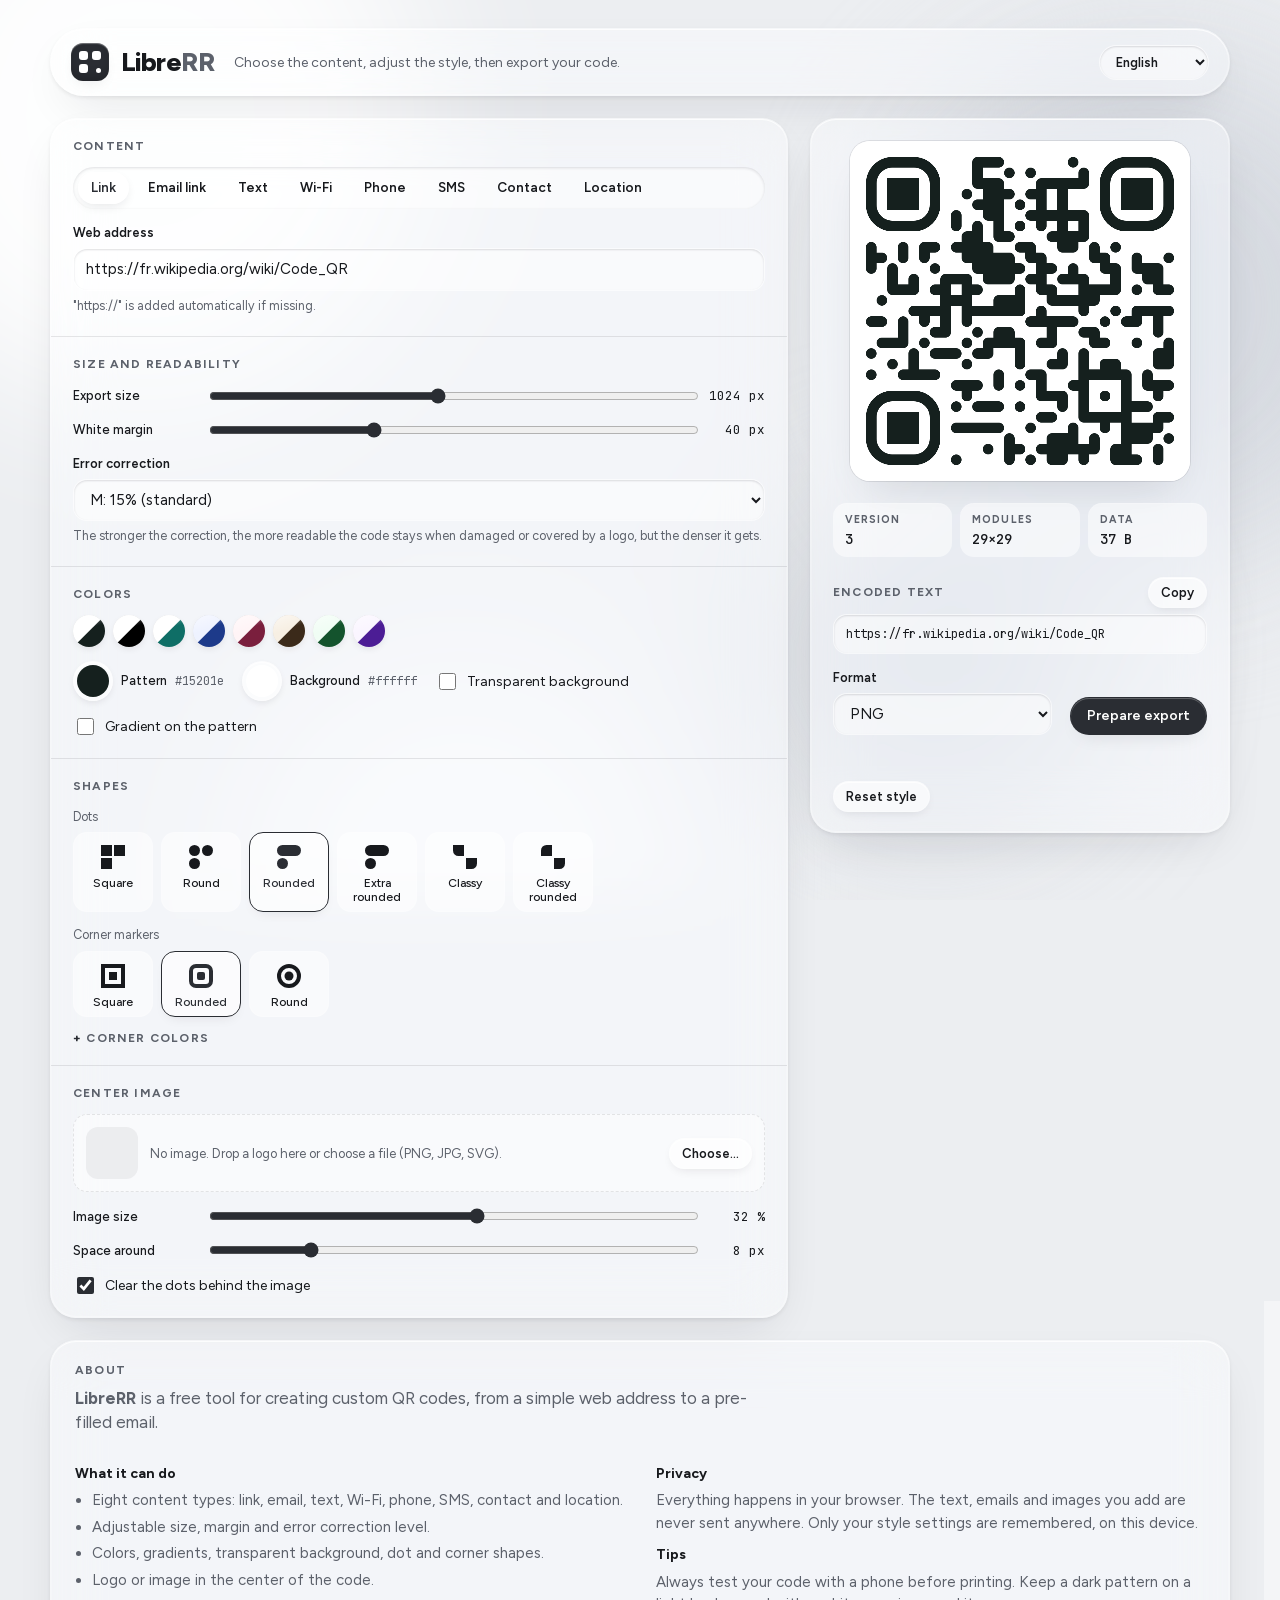
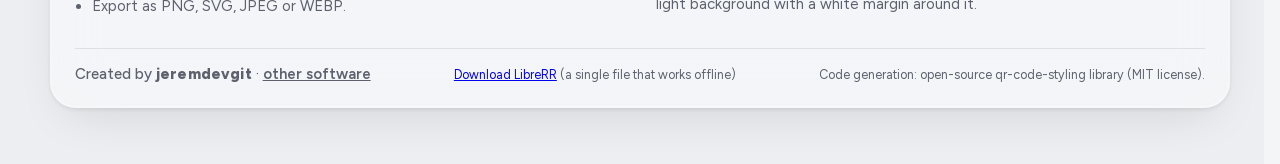
<file: librerr/index.html>
<!doctype html>
<html lang="fr">
<head>
<meta charset="utf-8">
<meta http-equiv="Content-Security-Policy" content="default-src 'self'; script-src 'self'; style-src 'self' 'unsafe-inline'; img-src 'self' data: blob:; font-src 'self'; connect-src 'self' data: blob:; base-uri 'none'; form-action 'none'; object-src 'none'">
<meta name="referrer" content="no-referrer">
<meta name="viewport" content="width=device-width, initial-scale=1, viewport-fit=cover">
<title>LibreRR</title>
<link rel="icon" href="librerr.svg" type="image/svg+xml">
<link rel="apple-touch-icon" href="librerr.svg">
<meta name="theme-color" content="#eceef1" media="(prefers-color-scheme: light)">
<meta name="theme-color" content="#111214" media="(prefers-color-scheme: dark)">
<style>
@font-face{font-family:'Figtree';font-style:normal;font-weight:400 800;font-display:swap;src:url(fonts/figtree-latin.woff2) format('woff2');unicode-range:U+0000-00FF, U+0131, U+0152-0153, U+02BB-02BC, U+02C6, U+02DA, U+02DC, U+0304, U+0308, U+0329, U+2000-206F, U+20AC, U+2122, U+2191, U+2193, U+2212, U+2215, U+FEFF, U+FFFD}
@font-face{font-family:'JetBrains Mono';font-style:normal;font-weight:400 500;font-display:swap;src:url(fonts/jetbrains-mono-latin.woff2) format('woff2');unicode-range:U+0000-00FF, U+0131, U+0152-0153, U+02BB-02BC, U+02C6, U+02DA, U+02DC, U+0304, U+0308, U+0329, U+2000-206F, U+20AC, U+2122, U+2191, U+2193, U+2212, U+2215, U+FEFF, U+FFFD}
</style>
<style>
/* Layout: plaques de verre liquide flottant au-dessus d'un fond de lumière colorée ; réglages à gauche, épreuve épinglée à droite (empilés sur mobile, épreuve en premier) */
:root {
  --ground: #eceef1;
  --blob-1: #ffffff;
  --blob-2: #d3d7de;
  --blob-3: #f7f8fa;
  --blob-4: #c6cbd3;
  --glass: rgba(255, 255, 255, 0.42);
  --glass-strong: rgba(255, 255, 255, 0.62);
  --glass-field: rgba(255, 255, 255, 0.5);
  --glass-edge: rgba(255, 255, 255, 0.75);
  --glass-edge-low: rgba(255, 255, 255, 0.18);
  --glass-shadow: rgba(20, 24, 32, 0.14);
  --ink: #17191d;
  --ink-soft: #5c616b;
  --rule: rgba(20, 24, 32, 0.1);
  --accent: #2a2d33;
  --accent-2: #2a2d33;
  --accent-ink: #ffffff;
  --accent-wash: rgba(20, 24, 32, 0.07);
  --warn: #8a5300;
  --warn-wash: rgba(255, 196, 92, 0.28);
  --bad: #b3261e;
  --bad-wash: rgba(255, 120, 110, 0.22);
  --checker: rgba(20, 24, 32, 0.06);
  --plate: #ffffff;
  --f-display: "Figtree", "SF Pro Display", -apple-system, system-ui, sans-serif;
  --f-body: "Figtree", "SF Pro Text", -apple-system, system-ui, sans-serif;
  --f-mono: "JetBrains Mono", ui-monospace, "SF Mono", Menlo, monospace;
  --r: 14px;
  --r-lg: 26px;
}
@media (prefers-color-scheme: dark) {
  :root:not([data-theme="light"]) {
    --ground: #111214; --blob-1: #3a3d44; --blob-2: #24262b; --blob-3: #2e3036; --blob-4: #1c1d21;
    --glass: rgba(40, 42, 48, 0.45); --glass-strong: rgba(58, 61, 68, 0.6); --glass-field: rgba(0, 0, 0, 0.28);
    --glass-edge: rgba(255, 255, 255, 0.22); --glass-edge-low: rgba(255, 255, 255, 0.05); --glass-shadow: rgba(0, 0, 0, 0.45);
    --ink: #eceef1; --ink-soft: #a3a8b1; --rule: rgba(255, 255, 255, 0.09);
    --accent: #e8eaee; --accent-2: #e8eaee; --accent-ink: #111214; --accent-wash: rgba(255, 255, 255, 0.08);
    --warn: #ffcf7a; --warn-wash: rgba(255, 190, 80, 0.14); --bad: #ff9a90; --bad-wash: rgba(255, 110, 100, 0.16);
    --checker: rgba(20, 24, 32, 0.06); --plate: #ffffff;
    color-scheme: dark;
  }
}
:root[data-theme="dark"] {
  --ground: #111214; --blob-1: #3a3d44; --blob-2: #24262b; --blob-3: #2e3036; --blob-4: #1c1d21;
  --glass: rgba(40, 42, 48, 0.45); --glass-strong: rgba(58, 61, 68, 0.6); --glass-field: rgba(0, 0, 0, 0.28);
  --glass-edge: rgba(255, 255, 255, 0.22); --glass-edge-low: rgba(255, 255, 255, 0.05); --glass-shadow: rgba(0, 0, 0, 0.45);
  --ink: #eceef1; --ink-soft: #a3a8b1; --rule: rgba(255, 255, 255, 0.09);
  --accent: #e8eaee; --accent-2: #e8eaee; --accent-ink: #111214; --accent-wash: rgba(255, 255, 255, 0.08);
  --warn: #ffcf7a; --warn-wash: rgba(255, 190, 80, 0.14); --bad: #ff9a90; --bad-wash: rgba(255, 110, 100, 0.16);
  --checker: rgba(20, 24, 32, 0.06); --plate: #ffffff;
  color-scheme: dark;
}
* { box-sizing: border-box; }
html { min-height: 100%; }
body {
  background: var(--ground); color: var(--ink); font: 15px/1.5 var(--f-body);
  padding-left: max(16px, env(safe-area-inset-left, 0px));
  padding-right: max(16px, env(safe-area-inset-right, 0px));
  padding-block: 28px 56px; min-height: 100%; position: relative;
}
/* Fond lumineux derrière le verre */
.aura { position: fixed; inset: 0; z-index: 0; overflow: hidden; pointer-events: none; }
.aura i { position: absolute; border-radius: 50%; filter: blur(80px); opacity: 0.9; }
.aura i:nth-child(1) { width: 46vmax; height: 46vmax; left: -12vmax; top: -14vmax; background: var(--blob-1); }
.aura i:nth-child(2) { width: 40vmax; height: 40vmax; right: -10vmax; top: 4vmax; background: var(--blob-2); }
.aura i:nth-child(3) { width: 36vmax; height: 36vmax; left: 18vmax; bottom: -16vmax; background: var(--blob-3); }
.aura i:nth-child(4) { width: 26vmax; height: 26vmax; right: 14vmax; bottom: 6vmax; background: var(--blob-4); opacity: 0.55; }
@media (prefers-reduced-motion: no-preference) {
  .aura i { animation: drift 26s ease-in-out infinite alternate; }
  .aura i:nth-child(2) { animation-duration: 32s; animation-delay: -8s; }
  .aura i:nth-child(3) { animation-duration: 38s; animation-delay: -14s; }
  .aura i:nth-child(4) { animation-duration: 22s; animation-delay: -4s; }
  @keyframes drift { from { transform: translate(0, 0) scale(1); } to { transform: translate(4vmax, 3vmax) scale(1.08); } }
}

/* Verre liquide : flou + saturation, liseré spéculaire en haut, reflet bas, ombre portée douce */
.glass {
  background: var(--glass);
  -webkit-backdrop-filter: blur(28px) saturate(180%);
  backdrop-filter: blur(28px) saturate(180%);
  border: 1px solid var(--glass-edge-low);
  box-shadow:
    inset 0 1px 0 var(--glass-edge),
    inset 0 -1px 0 var(--glass-edge-low),
    inset 0 0 0 1px var(--glass-edge-low),
    0 18px 50px -18px var(--glass-shadow),
    0 2px 6px -2px var(--glass-shadow);
}

.wrap { position: relative; z-index: 1; max-width: 1180px; margin: 0 auto; display: flex; flex-direction: column; gap: 22px; }
header.top { display: flex; flex-wrap: wrap; align-items: center; justify-content: space-between; gap: 12px 20px;
  padding: 14px 20px; border-radius: 999px; }
.brand { display: flex; align-items: center; gap: 12px; }
h1 { font: 800 26px/1 var(--f-display); margin: 0; letter-spacing: -0.02em; }
h1 b { font-weight: 800; color: var(--ink-soft); }
.drop-mark { width: 38px; height: 38px; border-radius: 12px; flex: none; position: relative;
  background: var(--accent);
  box-shadow: inset 0 1px 1px rgba(255,255,255,.35), inset 0 -6px 10px rgba(0,0,0,.18), 0 6px 16px -8px var(--glass-shadow); }
.drop-mark::before, .drop-mark::after { content: ""; position: absolute; background: var(--accent-ink); border-radius: 3px; }
.drop-mark::before { left: 8px; top: 8px; width: 9px; height: 9px; box-shadow: 13px 0 0 var(--accent-ink), 0 13px 0 var(--accent-ink); }
.drop-mark::after { right: 8px; bottom: 8px; width: 5px; height: 5px; border-radius: 50%; }
.lede { margin: 0; color: var(--ink-soft); font-size: 14px; }

.grid { display: grid; grid-template-columns: minmax(0, 1fr) minmax(0, 420px); gap: 22px; align-items: start; }
@media (max-width: 860px) { .grid { grid-template-columns: minmax(0, 1fr); } .proof { order: -1; position: static !important; } header.top { border-radius: var(--r-lg); } }

.panel { border-radius: var(--r-lg); min-width: 0; }
.stack { display: flex; flex-direction: column; gap: 14px; }
.section { padding: 20px 22px; border-top: 1px solid var(--rule); display: flex; flex-direction: column; gap: 14px; }
.section:first-child { border-top: 0; }
h2 { font: 700 12px/1.2 var(--f-display); text-transform: uppercase; letter-spacing: 0.1em; margin: 0; color: var(--ink-soft); }

/* Onglets façon pastilles de verre */
.tabs { display: flex; flex-wrap: wrap; gap: 6px; padding: 5px; border-radius: 999px; background: var(--glass-field);
  box-shadow: inset 0 1px 3px var(--glass-shadow); }
.tab { font: 600 13.5px/1 var(--f-body); padding: 9px 13px; border-radius: 999px; border: 0;
  background: transparent; color: var(--ink); cursor: pointer; }
.tab:hover { background: var(--accent-wash); }
.tab[aria-selected="true"] { background: var(--glass-strong); color: var(--accent);
  box-shadow: inset 0 1px 0 var(--glass-edge), 0 4px 12px -4px var(--glass-shadow); }
.tab:focus-visible, button:focus-visible, input:focus-visible, select:focus-visible, textarea:focus-visible, summary:focus-visible, label.btn:focus-within {
  outline: 2px solid var(--accent); outline-offset: 2px; }

.fields { display: grid; grid-template-columns: repeat(2, minmax(0, 1fr)); gap: 12px 14px; }
.fields .full { grid-column: 1 / -1; }
@media (max-width: 520px) { .fields { grid-template-columns: minmax(0, 1fr); } }
label.f { display: flex; flex-direction: column; gap: 6px; min-width: 0; }
label.f > span { font-size: 13px; font-weight: 600; }
label.f > small, .hint { font-size: 12.5px; color: var(--ink-soft); }
input[type="text"], input[type="url"], input[type="email"], input[type="tel"], input[type="number"], input[type="password"], select, textarea {
  width: 100%; font: 15px/1.4 var(--f-body); color: var(--ink); background: var(--glass-field);
  border: 1px solid var(--glass-edge-low); border-radius: var(--r); padding: 10px 12px;
  box-shadow: inset 0 1px 2px var(--glass-shadow); }
input:focus, select:focus, textarea:focus { background: var(--glass-strong); }
textarea { resize: vertical; min-height: 96px; }
input::placeholder, textarea::placeholder { color: var(--ink-soft); opacity: 0.8; }
.check { display: flex; align-items: center; gap: 8px; font-size: 14px; cursor: pointer; }
.check input { width: 17px; height: 17px; accent-color: var(--accent); }

.row { display: flex; flex-wrap: wrap; gap: 12px 18px; align-items: center; }
.color { display: flex; align-items: center; gap: 8px; font-size: 13px; font-weight: 500; }
.color input[type="color"] { width: 40px; height: 40px; padding: 3px; border: 1px solid var(--glass-edge-low); border-radius: 50%;
  background: var(--glass-strong); cursor: pointer; box-shadow: inset 0 1px 0 var(--glass-edge), 0 3px 8px -3px var(--glass-shadow); }
.color input[type="color"]::-webkit-color-swatch-wrapper { padding: 0; }
.color input[type="color"]::-webkit-color-swatch { border: 0; border-radius: 50%; }
.color input[type="color"]::-moz-color-swatch { border: 0; border-radius: 50%; }
.color input:disabled { opacity: .4; }
.color code { font: 12px var(--f-mono); color: var(--ink-soft); }
.range { display: grid; grid-template-columns: 9.5em minmax(0, 1fr) 4.5em; align-items: center; gap: 10px; font-size: 13px; font-weight: 500; }
.range input { width: 100%; accent-color: var(--accent); }
.range output { font: 12.5px var(--f-mono); text-align: right; font-variant-numeric: tabular-nums; }

.swatches { display: flex; flex-wrap: wrap; gap: 8px; }
.sw { width: 32px; height: 32px; border-radius: 50%; border: 0; cursor: pointer; padding: 0; position: relative; overflow: hidden;
  box-shadow: inset 0 0 0 1px var(--rule), 0 3px 8px -3px var(--glass-shadow); }
.sw i { position: absolute; inset: 0; }
.sw i + i { clip-path: polygon(100% 0, 100% 100%, 0 100%); }
.sw::after { content: ""; position: absolute; inset: 0; border-radius: 50%; background: linear-gradient(160deg, rgba(255,255,255,.55), transparent 45%); }

.shapes { display: flex; flex-wrap: wrap; gap: 8px; }
.shape { display: flex; flex-direction: column; align-items: center; gap: 4px; padding: 9px 6px 7px; width: 80px;
  border: 1px solid var(--glass-edge-low); border-radius: var(--r); background: var(--glass-field); color: var(--ink);
  cursor: pointer; font: 500 12px var(--f-body); }
.shape svg { width: 30px; height: 30px; fill: currentColor; }
.shape:hover { background: var(--accent-wash); }
.shape[aria-pressed="true"] { background: var(--glass-strong); color: var(--accent); border-color: var(--accent);
  box-shadow: inset 0 1px 0 var(--glass-edge), 0 6px 14px -8px var(--glass-shadow); }

details.more summary { cursor: pointer; font: 700 12px var(--f-display); text-transform: uppercase; letter-spacing: 0.1em; color: var(--ink-soft); list-style: none; }
details.more summary::-webkit-details-marker { display: none; }
details.more summary::before { content: "+ "; color: var(--accent); }
details.more[open] summary::before { content: "– "; }
details.more > div { display: flex; flex-direction: column; gap: 14px; margin-top: 14px; }

.drop { display: flex; flex-wrap: wrap; align-items: center; gap: 12px; padding: 12px; border: 1.5px dashed var(--rule); border-radius: var(--r); background: var(--glass-field); }
.drop.over { border-color: var(--accent); background: var(--accent-wash); }
.drop .thumb { width: 52px; height: 52px; border-radius: 12px; flex: none; background: var(--checker); display: grid; place-items: center; overflow: hidden; }
.drop .thumb img { max-width: 100%; max-height: 100%; }
.drop .txt { flex: 1; min-width: 10em; font-size: 13px; color: var(--ink-soft); overflow-wrap: anywhere; }

.btn { font: 600 14px/1 var(--f-body); padding: 11px 16px; border-radius: 999px; border: 1px solid var(--glass-edge-low);
  background: var(--glass-strong); color: var(--ink); cursor: pointer;
  box-shadow: inset 0 1px 0 var(--glass-edge), 0 4px 12px -5px var(--glass-shadow); }
.btn:hover { color: var(--accent); }
.btn.primary { background: var(--accent); border-color: transparent; color: var(--accent-ink);
  box-shadow: inset 0 1px 0 rgba(255,255,255,.25), 0 8px 20px -10px var(--glass-shadow); }
.btn.primary:hover { color: var(--accent-ink); filter: brightness(1.12); }
.btn.small { padding: 8px 12px; font-size: 13px; }

/* Épreuve */
.proof { position: sticky; top: calc(env(safe-area-inset-top, 0px) + 16px); overflow: hidden; }
.stage { padding: 22px; display: grid; place-items: center; }
.plate { width: 100%; max-width: 340px; aspect-ratio: 1; border-radius: 20px; padding: 0; overflow: hidden;
  background-color: var(--plate);
  background-image: linear-gradient(45deg, var(--checker) 25%, transparent 25%, transparent 75%, var(--checker) 75%),
                    linear-gradient(45deg, var(--checker) 25%, transparent 25%, transparent 75%, var(--checker) 75%);
  background-size: 16px 16px; background-position: 0 0, 8px 8px;
  box-shadow: 0 20px 40px -20px var(--glass-shadow), 0 0 0 1px var(--rule); }
#qr { width: 100%; height: 100%; display: grid; place-items: center; }
#qr canvas, #qr svg { width: 100% !important; height: auto !important; max-width: 100%; display: block; }
.err { width: calc(100% - 24px); padding: 16px; border-radius: var(--r); background: var(--bad-wash); color: var(--bad); font-size: 14px; text-align: center; }
.specs { display: grid; grid-template-columns: repeat(3, minmax(0, 1fr)); gap: 8px; margin: 0; padding: 0 22px; }
.specs div { background: var(--glass-field); border-radius: var(--r); padding: 9px 12px; min-width: 0; box-shadow: inset 0 1px 0 var(--glass-edge-low); }
.specs dt { font-size: 10.5px; font-weight: 700; text-transform: uppercase; letter-spacing: 0.1em; color: var(--ink-soft); }
.specs dd { margin: 2px 0 0; font: 500 14px var(--f-mono); font-variant-numeric: tabular-nums; overflow-wrap: anywhere; }
.proof > .section { border-top: 0; }
.payload { font: 12px/1.5 var(--f-mono); background: var(--glass-field); border: 1px solid var(--glass-edge-low); border-radius: var(--r); padding: 10px 12px; max-height: 120px; overflow: auto; white-space: pre-wrap; overflow-wrap: anywhere; margin: 0; box-shadow: inset 0 1px 2px var(--glass-shadow); }
.notes { display: flex; flex-direction: column; gap: 6px; }
.notes:empty { display: none; }
.note { font-size: 13px; padding: 9px 12px; border-radius: var(--r); background: var(--warn-wash); color: var(--warn); }
.note.bad { background: var(--bad-wash); color: var(--bad); }
.export-out { display: flex; flex-direction: column; gap: 10px; align-items: center; }
.export-out img { max-width: 220px; width: 100%; border-radius: 14px; background: var(--plate); box-shadow: 0 0 0 1px var(--rule), 0 10px 24px -12px var(--glass-shadow); }
.toast { font-size: 13px; font-weight: 500; color: var(--accent); min-height: 1.4em; }
@media (prefers-reduced-motion: no-preference) { .tab, .btn, .shape, input, select, textarea { transition: background-color .2s, color .2s, box-shadow .2s, border-color .2s; } }
.about { padding: 22px 24px; display: flex; flex-direction: column; gap: 18px; }
.about-head { display: flex; flex-direction: column; gap: 8px; }
.about-lede { margin: 0; font-size: 17px; line-height: 1.45; max-width: 60ch; text-wrap: pretty; }
.about-cols { display: grid; grid-template-columns: repeat(2, minmax(0, 1fr)); gap: 18px 32px; }
@media (max-width: 700px) { .about-cols { grid-template-columns: minmax(0, 1fr); } }
.about h3 { font: 700 14px/1.3 var(--f-display); margin: 0 0 6px; }
.about p, .about ul { margin: 0 0 12px; color: var(--ink-soft); max-width: 62ch; }
.about ul { padding-left: 1.1em; display: flex; flex-direction: column; gap: 4px; }
.about-foot { display: flex; flex-wrap: wrap; align-items: baseline; justify-content: space-between; gap: 6px 20px; padding-top: 16px; border-top: 1px solid var(--rule); }
.about-foot p { margin: 0; }
.credit { font: 500 15px var(--f-display); color: var(--ink); }
.credit b { font-weight: 800; letter-spacing: 0.01em; }
.credit a { color: inherit; font-weight: 600; }
@supports not ((backdrop-filter: blur(1px)) or (-webkit-backdrop-filter: blur(1px))) { .glass { background: var(--glass-strong); } }
</style>
<style>
/* Menu des langues */
.langues { margin-left: auto; }
.langue { font: 600 13px/1 var(--f-body); color: var(--ink); background: var(--glass-field); border: 1px solid var(--glass-edge-low); border-radius: 999px; padding: 8px 12px; cursor: pointer; box-shadow: inset 0 1px 2px var(--glass-shadow); }
</style>
<style>:root{color-scheme:light}body{margin:0}[hidden]{display:none!important}img{max-width:100%}</style>
</head>
<body>



<div class="aura" aria-hidden="true"><i></i><i></i><i></i><i></i></div>
<div class="wrap">
  <header class="top glass">
    <div class="brand"><span class="drop-mark" aria-hidden="true"></span><h1 data-brut>Libre<b>RR</b></h1></div>
    <p class="lede">Choisis le contenu, règle le style, puis exporte ton code.</p>
    <span class="langues" data-langues></span>
  </header>

  <div class="grid">
    <div class="panel glass">
      <!-- Contenu -->
      <section class="section">
        <h2>Contenu</h2>
        <div class="tabs" role="tablist" id="tabs">
          <button class="tab" role="tab" data-tab="lien">Lien</button>
          <button class="tab" role="tab" data-tab="courriel">Renvoi vers courriel</button>
          <button class="tab" role="tab" data-tab="texte">Texte</button>
          <button class="tab" role="tab" data-tab="wifi">Wi-Fi</button>
          <button class="tab" role="tab" data-tab="telephone">Téléphone</button>
          <button class="tab" role="tab" data-tab="sms">SMS</button>
          <button class="tab" role="tab" data-tab="contact">Contact</button>
          <button class="tab" role="tab" data-tab="lieu">Lieu</button>
        </div>

        <div class="fields" data-pane="lien">
          <label class="f full"><span>Adresse web</span>
            <input type="url" id="url" value="https://fr.wikipedia.org/wiki/Code_QR" placeholder="https://…">
            <small>« https:// » est ajouté automatiquement s’il manque.</small></label>
        </div>

        <div class="fields" data-pane="courriel" hidden>
          <label class="f full"><span>Destinataire(s)</span>
            <input type="text" id="m-to" value="contact@exemple.fr" placeholder="nom@domaine.fr">
            <small>Sépare plusieurs adresses par une virgule.</small></label>
          <label class="f"><span>Copie (Cc)</span><input type="text" id="m-cc" placeholder="facultatif"></label>
          <label class="f"><span>Copie cachée (Cci)</span><input type="text" id="m-bcc" placeholder="facultatif"></label>
          <label class="f full"><span>Objet</span><input type="text" id="m-subject" value="Demande de renseignements"></label>
          <label class="f full"><span>Corps du mail</span>
            <textarea id="m-body">Bonjour,

Je souhaiterais avoir plus d’informations.

Merci d’avance.</textarea></label>
          <p class="hint full">À la lecture du code, le téléphone ouvre sa messagerie avec le mail pré-rempli. L’envoi reste à confirmer par la personne.</p>
        </div>

        <div class="fields" data-pane="texte" hidden>
          <label class="f full"><span>Texte libre</span>
            <textarea id="txt">Code d’accès au local vélo : 4821B</textarea></label>
        </div>

        <div class="fields" data-pane="wifi" hidden>
          <label class="f"><span>Nom du réseau (SSID)</span><input type="text" id="w-ssid" value="Maison-5G"></label>
          <label class="f"><span>Mot de passe</span><input type="text" id="w-pass" value="motdepasse-exemple"></label>
          <label class="f"><span>Sécurité</span>
            <select id="w-type"><option value="WPA">WPA / WPA2 / WPA3</option><option value="WEP">WEP</option><option value="nopass">Aucune</option></select></label>
          <label class="check" style="align-self:end;padding-bottom:10px"><input type="checkbox" id="w-hidden"> Réseau masqué</label>
        </div>

        <div class="fields" data-pane="telephone" hidden>
          <label class="f full"><span>Numéro</span><input type="tel" id="tel" value="+33 6 12 34 56 78"></label>
        </div>

        <div class="fields" data-pane="sms" hidden>
          <label class="f full"><span>Numéro</span><input type="tel" id="s-num" value="+33 6 12 34 56 78"></label>
          <label class="f full"><span>Message</span><textarea id="s-msg">Bonjour, je vous contacte au sujet de l’annonce.</textarea></label>
        </div>

        <div class="fields" data-pane="contact" hidden>
          <label class="f"><span>Prénom</span><input type="text" id="c-first" value="Camille"></label>
          <label class="f"><span>Nom</span><input type="text" id="c-last" value="Durand"></label>
          <label class="f"><span>Téléphone</span><input type="tel" id="c-tel" value="+33 6 12 34 56 78"></label>
          <label class="f"><span>Courriel</span><input type="email" id="c-mail" value="camille.durand@exemple.fr"></label>
          <label class="f"><span>Organisation</span><input type="text" id="c-org" placeholder="facultatif"></label>
          <label class="f"><span>Fonction</span><input type="text" id="c-title" placeholder="facultatif"></label>
          <label class="f full"><span>Site web</span><input type="url" id="c-url" placeholder="facultatif"></label>
          <label class="f full"><span>Adresse postale</span><input type="text" id="c-adr" placeholder="facultatif"></label>
        </div>

        <div class="fields" data-pane="lieu" hidden>
          <label class="f"><span>Latitude</span><input type="number" step="any" id="g-lat" value="45.7640"></label>
          <label class="f"><span>Longitude</span><input type="number" step="any" id="g-lng" value="4.8357"></label>
          <label class="f full"><span>Format</span>
            <select id="g-fmt"><option value="geo">geo: (ouvre l’app Plans du téléphone)</option><option value="gmaps">Lien Google Maps</option></select></label>
        </div>
      </section>

      <!-- Taille -->
      <section class="section">
        <h2>Taille et lisibilité</h2>
        <div class="range"><label for="size">Taille de l’export</label><input type="range" id="size" min="128" max="2048" step="32" value="1024"><output id="size-o"></output></div>
        <div class="range"><label for="margin">Marge blanche</label><input type="range" id="margin" min="0" max="120" step="2" value="40"><output id="margin-o"></output></div>
        <label class="f"><span>Correction d’erreur</span>
          <select id="ecl">
            <option value="L">L : 7 % (code plus simple)</option>
            <option value="M">M : 15 % (standard)</option>
            <option value="Q">Q : 25 %</option>
            <option value="H">H : 30 % (recommandé avec une image)</option>
          </select>
          <small>Plus la correction est forte, plus le code reste lisible s’il est abîmé ou recouvert par un logo, mais plus il est dense.</small></label>
      </section>

      <!-- Couleurs -->
      <section class="section">
        <h2>Couleurs</h2>
        <div class="swatches" id="swatches" aria-label="Palettes prêtes à l’emploi"></div>
        <div class="row">
          <label class="color"><input type="color" id="c-dots" value="#15201e"> Motif <code id="c-dots-o"></code></label>
          <label class="color"><input type="color" id="c-bg" value="#ffffff"> Fond <code id="c-bg-o"></code></label>
          <label class="check"><input type="checkbox" id="bg-transparent"> Fond transparent</label>
        </div>
        <div class="row">
          <label class="check"><input type="checkbox" id="grad"> Dégradé sur le motif</label>
        </div>
        <div class="row" id="grad-opts" hidden>
          <label class="color"><input type="color" id="c-dots2" value="#0f6e66"> 2ᵉ couleur</label>
          <label class="f" style="min-width:9em"><span>Type</span>
            <select id="grad-type"><option value="linear">Linéaire</option><option value="radial">Radial</option></select></label>
          <div class="range" style="flex:1;min-width:240px"><label for="grad-rot">Angle</label><input type="range" id="grad-rot" min="0" max="360" step="15" value="45"><output id="grad-rot-o"></output></div>
        </div>
      </section>

      <!-- Formes -->
      <section class="section">
        <h2>Formes</h2>
        <div>
          <p class="hint" style="margin:0 0 6px">Points</p>
          <div class="shapes" id="dot-shapes"></div>
        </div>
        <div>
          <p class="hint" style="margin:0 0 6px">Repères des coins</p>
          <div class="shapes" id="corner-shapes"></div>
        </div>
        <details class="more">
          <summary>Couleurs des coins</summary>
          <div>
            <label class="check"><input type="checkbox" id="corner-custom"> Couleur différente du motif</label>
            <div class="row">
              <label class="color"><input type="color" id="c-corner" value="#0f6e66"> Cadre</label>
              <label class="color"><input type="color" id="c-cornerdot" value="#0f6e66"> Centre</label>
            </div>
          </div>
        </details>
      </section>

      <!-- Image -->
      <section class="section">
        <h2>Image au centre</h2>
        <div class="drop" id="drop">
          <div class="thumb" id="thumb" aria-hidden="true"></div>
          <div class="txt" id="drop-txt">Aucune image. Glisse un logo ici ou choisis un fichier (PNG, JPG, SVG).</div>
          <label class="btn small" for="file" style="cursor:pointer">Choisir…</label>
          <input type="file" id="file" accept="image/*" hidden>
          <button class="btn small" id="img-clear" hidden>Retirer</button>
        </div>
        <div class="range"><label for="img-size">Taille de l’image</label><input type="range" id="img-size" min="0.1" max="0.5" step="0.02" value="0.32"><output id="img-size-o"></output></div>
        <div class="range"><label for="img-margin">Espace autour</label><input type="range" id="img-margin" min="0" max="40" step="1" value="8"><output id="img-margin-o"></output></div>
        <label class="check"><input type="checkbox" id="img-hide" checked> Effacer les points derrière l’image</label>
      </section>
    </div>

    <!-- Épreuve -->
    <aside class="panel proof glass" aria-label="Aperçu">
      <div class="stage"><div class="plate"><div id="qr" role="img" aria-label="Aperçu du QR code"></div></div></div>
      <dl class="specs">
        <div><dt>Version</dt><dd id="sp-ver">–</dd></div>
        <div><dt>Modules</dt><dd id="sp-mod">–</dd></div>
        <div><dt>Données</dt><dd id="sp-len">–</dd></div>
      </dl>
      <div class="section">
        <div class="notes" id="notes"></div>
        <div>
          <div class="row" style="justify-content:space-between;margin-bottom:6px">
            <h2>Texte encodé</h2>
            <button class="btn small" id="copy-payload">Copier</button>
          </div>
          <pre class="payload" id="payload"></pre>
        </div>
        <div class="row">
          <label class="f" style="flex:1;min-width:8em"><span>Format</span>
            <select id="fmt"><option value="png">PNG</option><option value="svg">SVG (vectoriel)</option><option value="jpeg">JPEG</option><option value="webp">WEBP</option></select></label>
          <button class="btn primary" id="export" style="align-self:end">Préparer l’export</button>
        </div>
        <div class="export-out" id="export-out" hidden>
          <img id="export-img" alt="QR code prêt à enregistrer">
          <p class="hint" id="save-hint" style="margin:0;text-align:center">Clic droit (ou appui long) sur l’image › <b>Enregistrer l’image</b>.</p>
          <div class="row" style="justify-content:center">
            <button class="btn small primary" id="dl" hidden>Télécharger</button>
            <button class="btn small" id="copy-img">Copier l’image</button>
            <button class="btn small" id="copy-svg">Copier le code SVG</button>
          </div>
        </div>
        <div class="toast" id="toast" role="status"></div>
        <button class="btn small" id="reset" style="align-self:flex-start">Réinitialiser le style</button>
      </div>
    </aside>
  </div>

  <section class="panel glass about" id="a-propos" aria-labelledby="about-title">
    <div class="about-head">
      <h2 id="about-title">À propos</h2>
      <p class="about-lede"><b>LibreRR</b> est un outil gratuit pour créer des QR codes personnalisés, de la simple adresse web au mail pré-rempli.</p>
    </div>
    <div class="about-cols">
      <div>
        <h3>Ce qu’il sait faire</h3>
        <ul>
          <li>Huit types de contenu : lien, renvoi vers courriel, texte, Wi-Fi, téléphone, SMS, contact et lieu.</li>
          <li>Taille, marge et niveau de correction d’erreur réglables.</li>
          <li>Couleurs, dégradés, fond transparent, formes des points et des coins.</li>
          <li>Logo ou image au centre du code.</li>
          <li>Export en PNG, SVG, JPEG ou WEBP.</li>
        </ul>
      </div>
      <div>
        <h3>Confidentialité</h3>
        <p>Tout se passe dans ton navigateur. Les textes, les mails et les images que tu ajoutes ne sont envoyés nulle part. Seuls tes réglages de style sont mémorisés, sur cet appareil.</p>
        <h3>Conseils</h3>
        <p>Teste toujours ton code avec un téléphone avant de l’imprimer. Garde un motif foncé sur un fond clair et une marge blanche autour.</p>
      </div>
    </div>
    <footer class="about-foot">
      <p class="credit">Imaginé par <b>jeremdevgit</b> · <a href="https://github.com/jeremdevgit" rel="noopener">ses autres logiciels</a></p>
      <p class="hint" id="dl-app" hidden><a href="https://github.com/jeremdevgit/suite-libre/releases/latest" rel="noopener">Télécharger LibreRR</a> (un seul fichier, fonctionne hors ligne)</p>
      <p class="hint">Génération des codes : bibliothèque libre qr-code-styling (licence MIT).</p>
    </footer>
  </section>
</div>

<script src="qr-code-styling.js"></script>
<script src="textes.js"></script>
<script src="langue.js"></script>
<script src="librerr.js"></script>

</body>
</html>
</file>
<file: suite.css>
/* Suite Libre : page de lancement des outils (thème sombre) */
:root { color-scheme: dark; --bleu: #0A84FF; --indigo: #5E5CE6; --carte: rgba(28, 28, 30, .78); --bord: rgba(255, 255, 255, .09); --doux: #a1a1aa; }
* { box-sizing: border-box; }
body { margin: 0; min-height: 100vh; color: #fff; font: 15px/1.45 -apple-system, BlinkMacSystemFont, "SF Pro Text", "Segoe UI", Roboto, sans-serif;
  background: radial-gradient(1200px 600px at 10% -10%, rgba(10, 132, 255, .35), transparent 60%), radial-gradient(900px 500px at 100% 0%, rgba(94, 92, 230, .35), transparent 60%), #0b0d1a; }
main { max-width: 920px; margin: 0 auto; padding: max(28px, env(safe-area-inset-top)) max(16px, env(safe-area-inset-right)) 48px max(16px, env(safe-area-inset-left)); }
header { display: flex; gap: 16px; align-items: center; margin-bottom: 24px; }
header img { border-radius: 14px; box-shadow: 0 10px 30px rgba(0, 0, 0, .4); }
h1 { margin: 0; font-size: 28px; letter-spacing: -.02em; }
header p { margin: 4px 0 0; color: var(--doux); }
.grille { display: grid; grid-template-columns: repeat(auto-fill, minmax(260px, 1fr)); gap: 12px; }
.grille a { display: flex; gap: 14px; align-items: center; padding: 16px; border-radius: 20px; text-decoration: none; color: #fff;
  background: var(--carte); border: 1px solid var(--bord); backdrop-filter: blur(20px); -webkit-backdrop-filter: blur(20px);
  transition: transform .15s ease, border-color .15s ease; }
.grille a:hover, .grille a:focus-visible { transform: translateY(-2px); border-color: var(--bleu); outline: none; }
.grille img { width: 52px; height: 52px; border-radius: 13px; flex: none; }
.grille b { display: block; font-size: 16px; }
.grille small { color: var(--doux); font-size: 13.5px; }
.pied { margin-top: 22px; color: var(--doux); font-size: 13.5px; }
h2 { margin: 34px 0 6px; font-size: 20px; }
.intro { margin: 0 0 12px; color: var(--doux); font-size: 14.5px; }
.autres { list-style: none; margin: 0; padding: 0; display: grid; grid-template-columns: repeat(auto-fill, minmax(260px, 1fr)); gap: 10px; }
.autres a { display: block; padding: 12px 16px; border-radius: 16px; text-decoration: none; color: #fff; background: rgba(255, 255, 255, .05); border: 1px solid rgba(255, 255, 255, .1); }
.autres a:hover, .autres a:focus-visible { border-color: var(--bleu); outline: none; }
.autres b { display: block; font-size: 15px; }
.autres small { color: var(--doux); font-size: 13px; }
.pied a { color: #409CFF; }
@media (prefers-reduced-motion: reduce) { .grille a { transition: none; } }
.langues { margin-left: auto; align-self: flex-start; }
.langue { font-family: inherit; font-size: 13px; font-weight: 600; line-height: 1; color: #fff; background: rgba(255, 255, 255, .06); border: 1px solid rgba(255, 255, 255, .14); border-radius: 999px; padding: 8px 12px; cursor: pointer; }
.langue option { color: #000; }
</file>
